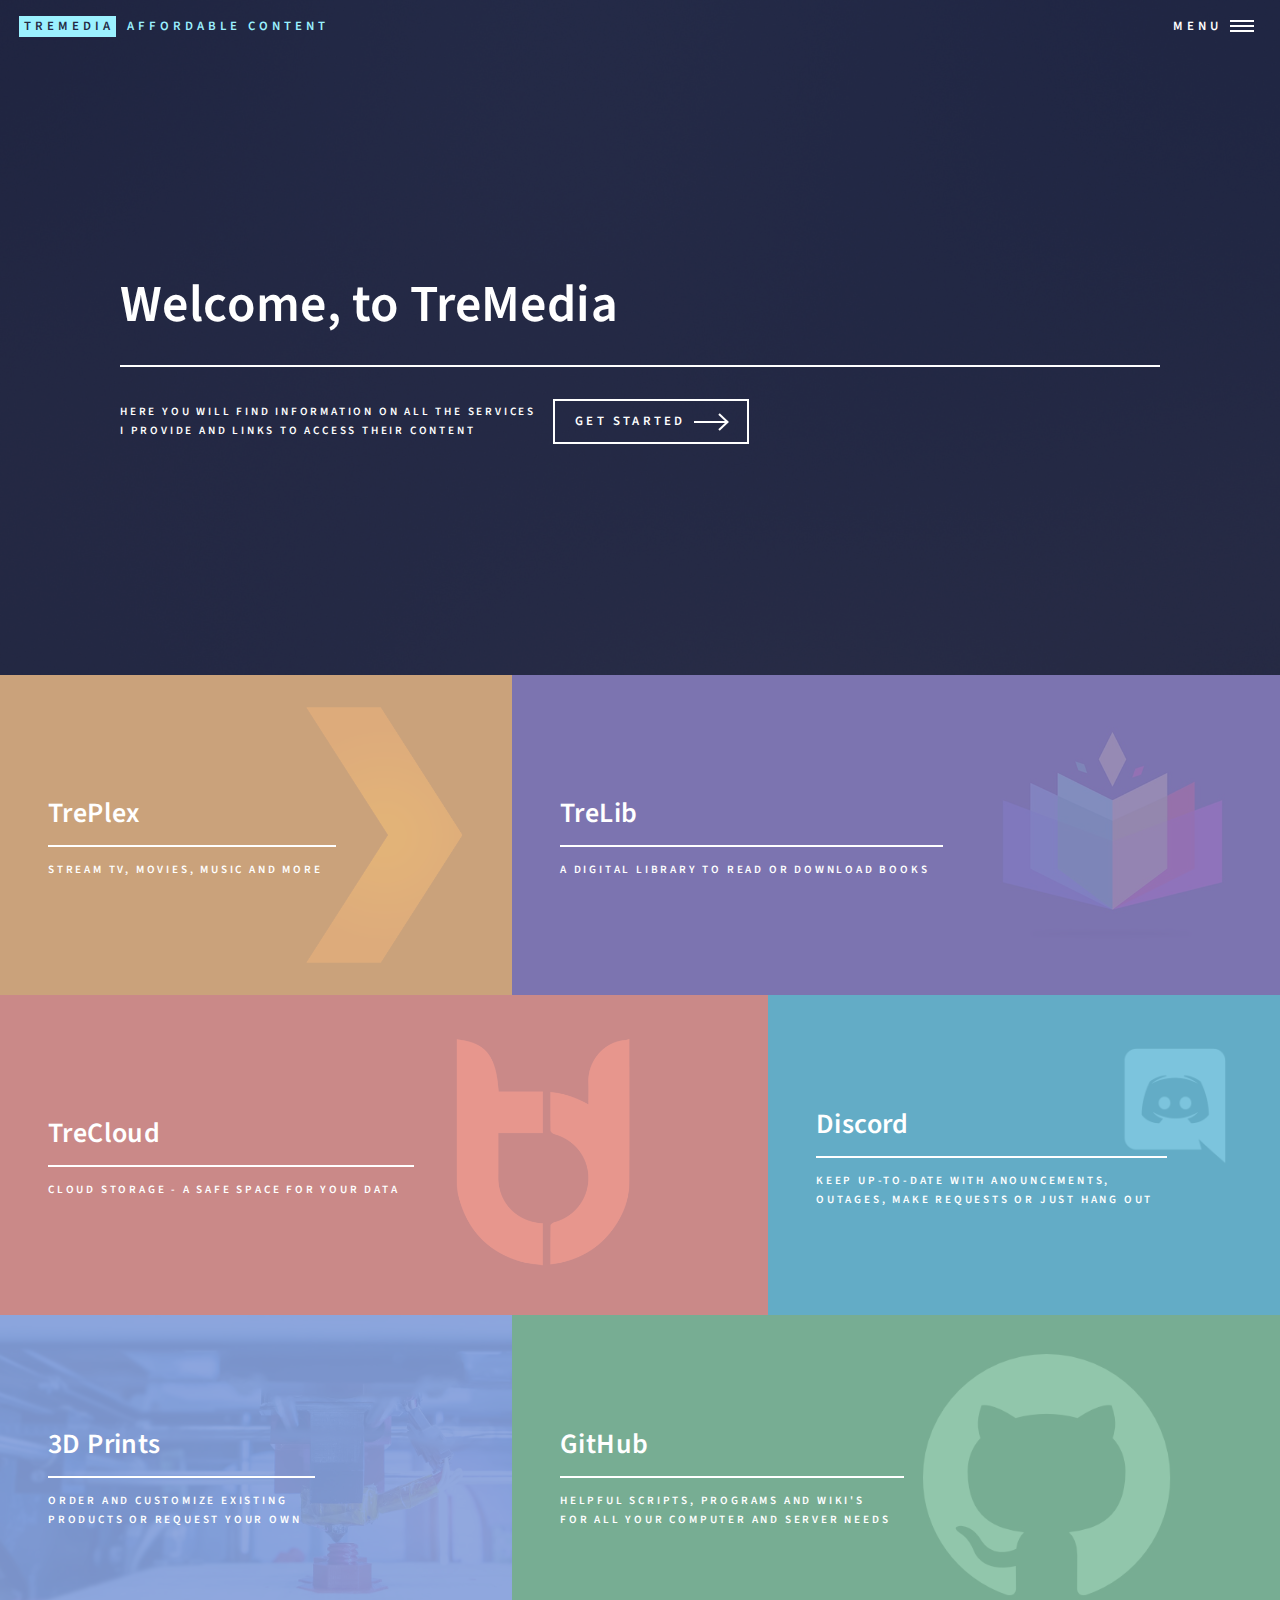
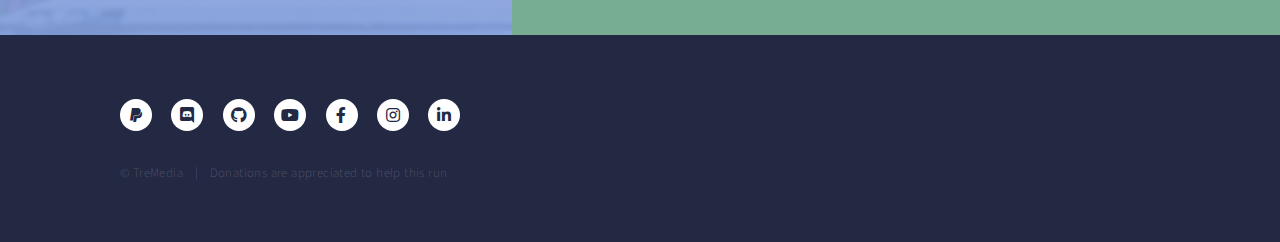
<file: index.html>
<!DOCTYPE HTML>

<html>
	<head>
		<title>TreMedia - Affordable Content</title>
		<meta charset="utf-8" />
		<meta name="viewport" content="width=device-width, initial-scale=1, user-scalable=no" />
		<link rel="stylesheet" href="assets/css/main.css" />
		<noscript><link rel="stylesheet" href="assets/css/noscript.css" /></noscript>
	</head>
	<body class="is-preload">

		<!-- Wrapper -->
			<div id="wrapper">

				<!-- Header -->
					<header id="header" class="alt">
						<a href="index.html" class="logo"><strong>TreMedia</strong> <span>Affordable Content</span></a>
						<nav>
							<a href="#menu">Menu</a>
						</nav>
					</header>

				<!-- Menu -->
					<nav id="menu">
						<ul class="links">
							<li><a href="https://tremedia.tk">Home</a></li>
							<li><a href="https://tremedia.tk/treplex">TrePlex</a></li>
							<li><a href="https://tremedia.tk/trelib">TreLib</a></li>
							<li><a href="https://tremedia.tk/trecloud">TreCloud</a></li>
							<li><a href="https://tremedia.tk/discord">Discord</a></li>
							<li><a href="https://tremedia.tk/3dprints">3D Prints</a></li>
							<li><a href="https://tremedia.tk/github">GitHub</a></li>
						</ul>
						<ul class="actions stacked">
							<li><a href="#" class="button primary fit">Get Started</a></li>
							<li><a href="#" class="button fit">Log In</a></li>
						</ul>
					</nav>
						
					<nav id="menu">
						<p>this is text</p>
					</nav>

				<!-- Banner -->
					<section id="banner" class="major">
						<div class="inner">
							<header class="major">
								<h1>Welcome, to TreMedia</h1>
							</header>
							<div class="content">
								<p>Here you will find information on all the services<br />
								I provide and links to access their content</p>
								<ul class="actions">
									<li><a href="#one" class="button next scrolly">Get Started</a></li>
								</ul>
							</div>
						</div>
					</section>

				<!-- Main -->
					<div id="main">

						<!-- One -->
							<section id="one" class="tiles">
								<article>
									<span class="image">
										<img src="images/treplex.png" alt="" />
									</span>
									<header class="major">
										<h3><a href="https://tremedia.tk/treplex" class="link">TrePlex</a></h3>
                    					<p>Stream TV, Movies, Music and More</p>
									</header>
								</article>
								<article>
									<span class="image">
										<img src="images/trelib.png" alt="" />
									</span>
									<header class="major">
										<h3><a href="https://tremedia.tk/trelib" class="link">TreLib</a></h3>
										<p>A digital library to read or download books</p>
									</header>
								</article>
								<article>
									<span class="image">
										<img src="images/trecloud.png" alt="" />
									</span>
									<header class="major">
										<h3><a href="https://tremedia.tk/trecloud" class="link">TreCloud</a></h3>
										<p>Cloud storage - A safe space for your data</p>
									</header>
								</article>
								<article>
									<span class="image">
										<img src="images/disc.png" alt="" />
									</span>
									<header class="major">
										<h3><a href="https://tremedia.tk/discord" class="link">Discord</a></h3>
										<p>Keep up-to-date with anouncements,
										<br /> outages, make requests or just hang out</p>
									</header>
								</article>
								<article>
									<span class="image">
										<img src="images/3dp2.jpg" alt="" />
									</span>
									<header class="major">
										<h3><a href="https://tremedia.tk/3dprints" class="link">3D Prints</a></h3>
										<p>Order and customize existing
										<br />products or request your own</p>
									</header>
								</article>
								<article>
									<span class="image">
										<img src="images/github.png" alt="" />
									</span>
									<header class="major">
										<h3><a href="https://tremedia.tk/github" class="link">GitHub</a></h3>
										<p>Helpful scripts, programs and wiki's
										<br />for all your computer and server needs</p>
									</header>
								</article>
							</section>
						
						<!-- Two 
							<section id="two">
								<div class="inner">
									<header class="major">
										<h2>Massa libero</h2>
									</header>
									<p>Nullam et orci eu lorem consequat tincidunt vivamus et sagittis libero. Mauris aliquet magna magna sed nunc rhoncus pharetra. Pellentesque condimentum sem. In efficitur ligula tate urna. Maecenas laoreet massa vel lacinia pellentesque lorem ipsum dolor. Nullam et orci eu lorem consequat tincidunt. Vivamus et sagittis libero. Mauris aliquet magna magna sed nunc rhoncus amet pharetra et feugiat tempus.</p>
									<ul class="actions">
										<li><a href="landing.html" class="button next">Get Started</a></li>
									</ul>
								</div>
							</section> -->

					</div>
				
				<!-- Contact -->
				<!--
				<section id="contact">
					<div class="inner">
						<section>
							<form method="post" action="#">
								<div class="fields">
									<div class="field half">
										<label for="name">Name</label>
										<input type="text" name="name" id="name" />
									</div>
									<div class="field half">
										<label for="email">Email</label>
										<input type="text" name="email" id="email" />
									</div>
									<div class="field">
										<label for="message">Message</label>
										<textarea name="message" id="message" rows="6"></textarea>
									</div>
								</div>
								<ul class="actions">
									<li><input type="submit" value="Send Message" class="primary" /></li>
									<li><input type="reset" value="Clear" /></li>
								</ul>
							</form>
						</section>
						<section class="split">
							<section>
								<div class="contact-method">
									<span class="icon solid alt fa-envelope"></span>
									<h3>Email</h3>
									<a href="#">information@untitled.tld</a>
								</div>
							</section>
							<section>
								<div class="contact-method">
									<span class="icon solid alt fa-phone"></span>
									<h3>Phone</h3>
									<span>(000) 000-0000 x12387</span>
								</div>
							</section>
							<section>
								<div class="contact-method">
									<span class="icon solid alt fa-home"></span>
									<h3>Address</h3>
									<span>1234 Somewhere Road #5432<br />
									Nashville, TN 00000<br />
									United States of America</span>
								</div>
							</section>
						</section>
					</div>
				</section>
				-->
				
				<!-- Footer -->
					<footer id="footer">
						<div class="inner">
							<ul class="icons">
								<li><a href="https://paypal.me/trevere" target="_blank" class="icon brands alt fa-paypal"><span class="label">Paypal</span></a></li>
								<li><a href="https://discord.gg/Wz98wd2PAZ" target="_blank" class="icon brands alt fa-discord"><span class="label">Discord</span></a></li>
								<li><a href="https://github.com/pray4tre" target="_blank" class="icon brands alt fa-github"><span class="label">GitHub</span></a></li>
								<li><a href="https://youtube.com/pray4tre" target="_blank" class="icon brands alt fa-youtube"><span class="label">YouTube</span></a></li>
								<li><a href="https://www.facebook.com/trevere/" target="_blank" class="icon brands alt fa-facebook-f"><span class="label">Facebook</span></a></li>
								<li><a href="https://www.instagram.com/pray4tre/" target ="_blank" class="icon brands alt fa-instagram"><span class="label">Instagram</span></a></li>
								<li><a href="https://www.linkedin.com/in/tehrfurth/" target="_blank" class="icon brands alt fa-linkedin-in"><span class="label">LinkedIn</span></a></li>
							</ul>
							<ul class="copyright">
								<li>&copy; TreMedia</li><li>Donations are appreciated to help this run</li>
							</ul>
						</div>
					</footer>

			</div>

		<!-- Scripts -->
			<script src="assets/js/jquery.min.js"></script>
			<script src="assets/js/jquery.scrolly.min.js"></script>
			<script src="assets/js/jquery.scrollex.min.js"></script>
			<script src="assets/js/browser.min.js"></script>
			<script src="assets/js/breakpoints.min.js"></script>
			<script src="assets/js/util.js"></script>
			<script src="assets/js/main.js"></script>

	</body>
</html>
</file>
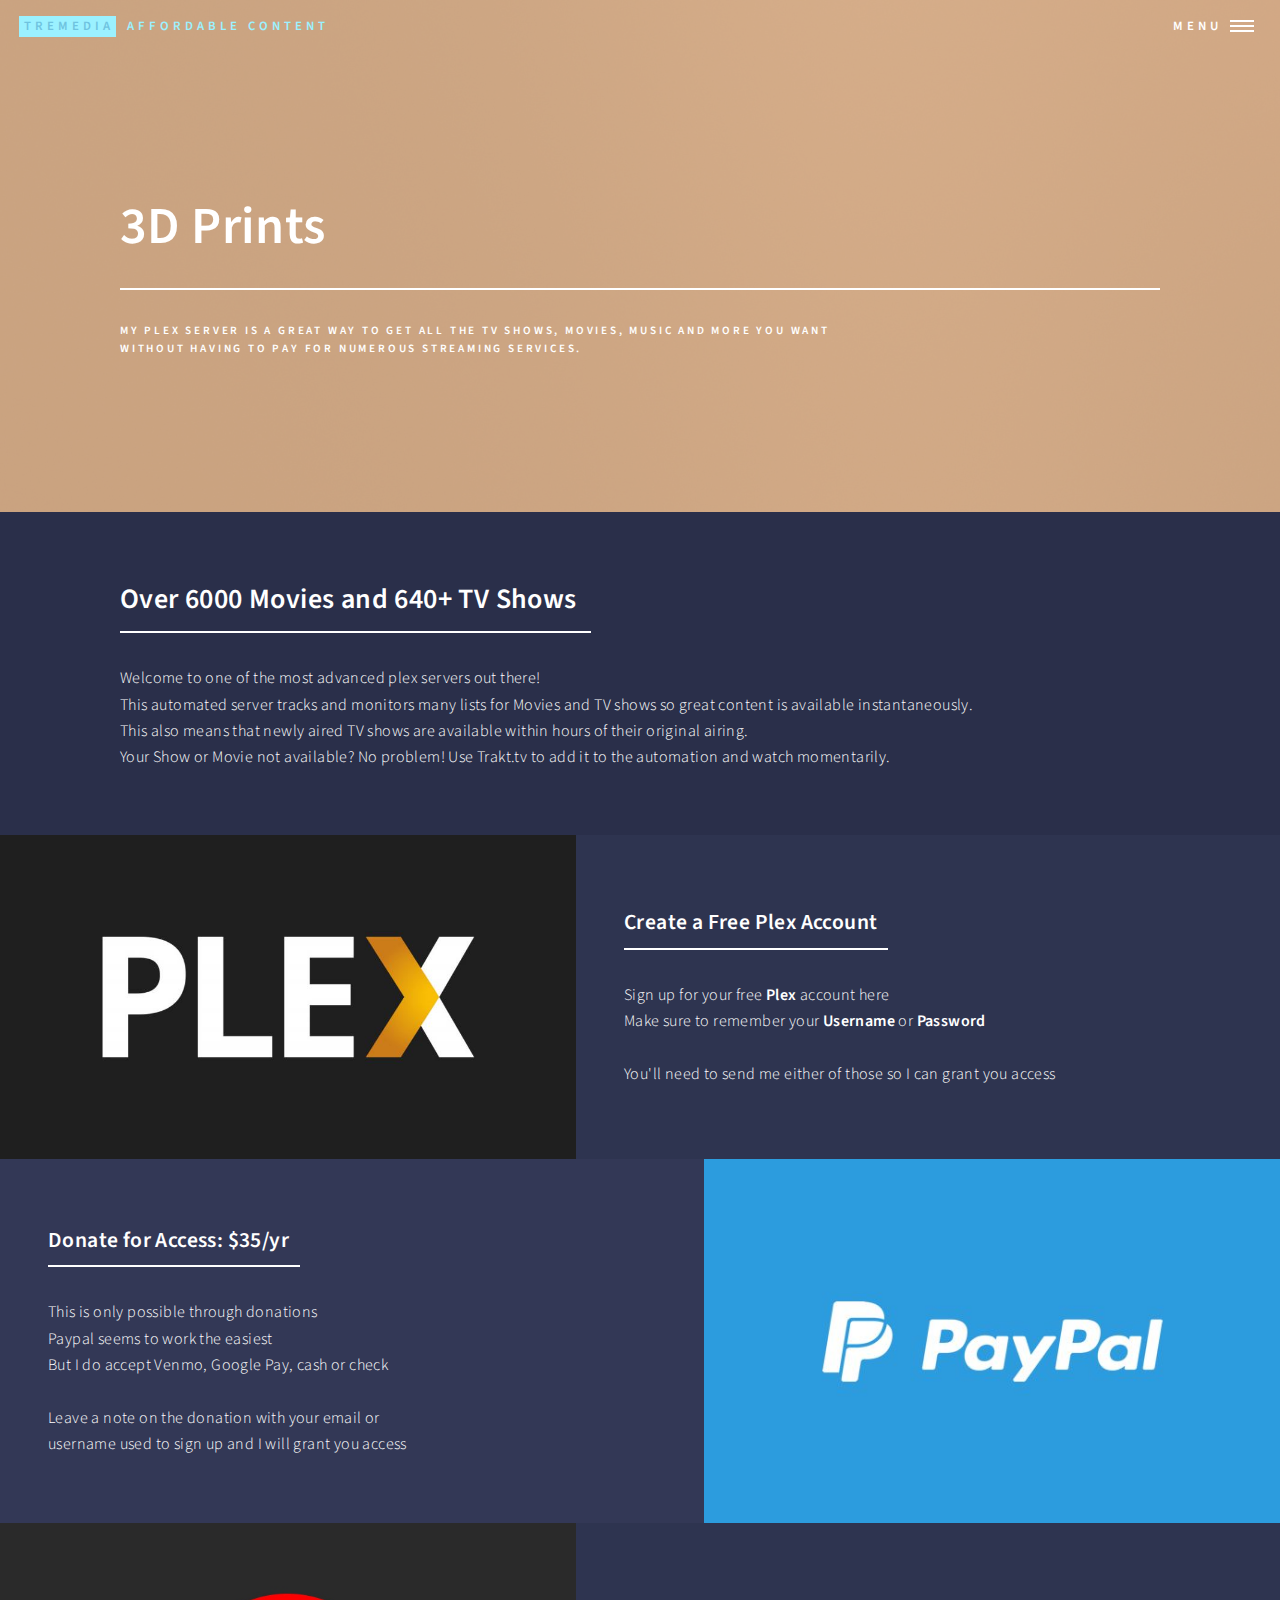
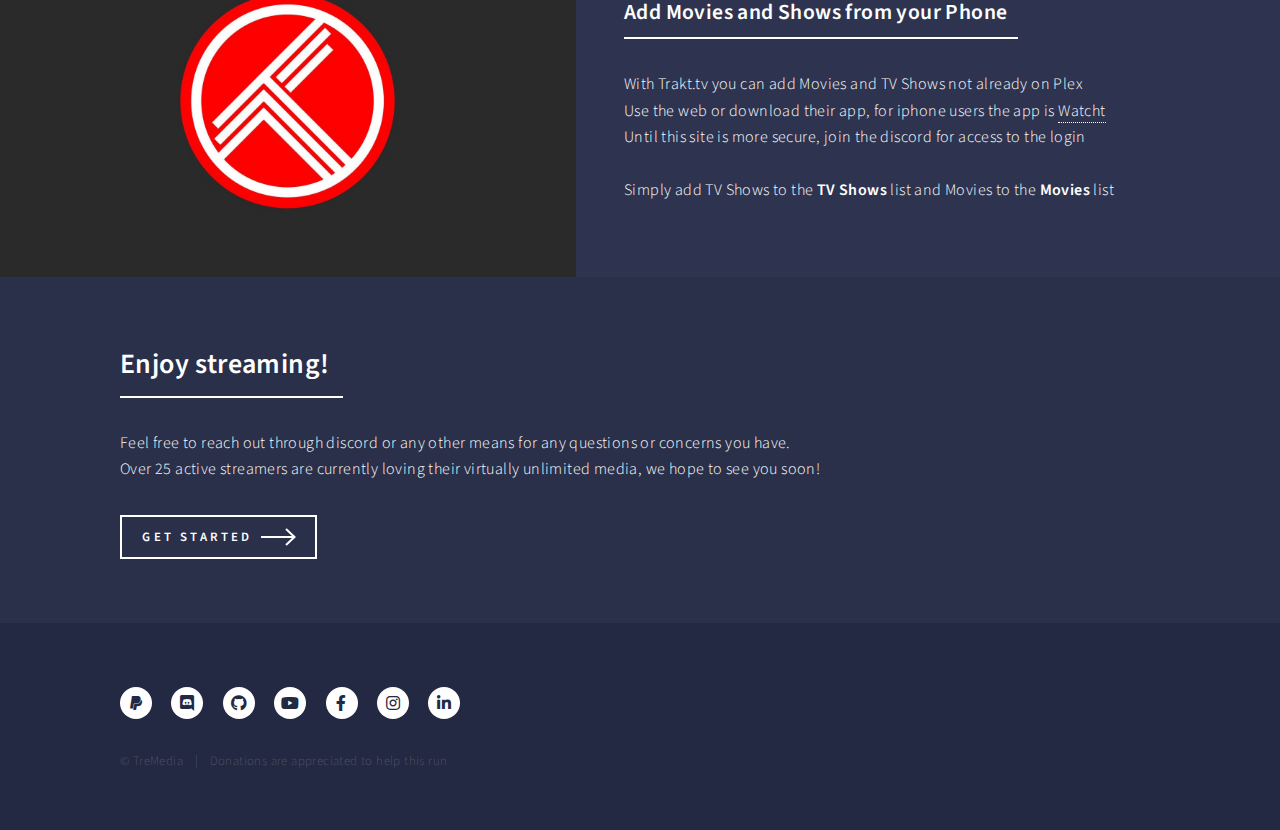
<file: 3dprints.html>
<!DOCTYPE HTML>

<html>
	<head>
		<title>TreMedia - Affordable Content</title>
		<meta charset="utf-8" />
		<meta name="viewport" content="width=device-width, initial-scale=1, user-scalable=no" />
		<link rel="stylesheet" href="assets/css/main.css" />
		<noscript><link rel="stylesheet" href="assets/css/noscript.css" /></noscript>
	</head>
	<body class="is-preload">

		<!-- Wrapper -->
			<div id="wrapper">

				<!-- Header -->
				<!-- Note: The "styleN" class below should match that of the banner element. -->
					<header id="header" class="alt style1">
						<a href="index.html" class="logo"><strong>TreMedia</strong> <span>Affordable Content</span></a>
						<nav>
							<a href="#menu">Menu</a>
						</nav>
					</header>

				<!-- Menu -->
					<nav id="menu">
						<ul class="links">
							<li><a href="https://tremedia.tk">Home</a></li>
							<li><a href="https://tremedia.tk/treplex">TrePlex</a></li>
							<li><a href="https://tremedia.tk/trelib">TreLib</a></li>
							<li><a href="https://tremedia.tk/trecloud">TreCloud</a></li>
							<li><a href="https://tremedia.tk/discord">Discord</a></li>
							<li><a href="https://tremedia.tk/3dprints">3D Prints</a></li>
							<li><a href="https://tremedia.tk/github">GitHub</a></li>
						</ul>
						<ul class="actions stacked">
							<li><a href="#" class="button primary fit">Get Started</a></li>
							<li><a href="#" class="button fit">Log In</a></li>
						</ul>
					</nav>

				<!-- Banner -->
				<!-- Note: The "styleN" class below should match that of the header element. -->
					<section id="banner" class="style1">
						<div class="inner">
							<span class="image">
								<img src="images/pic07.jpg" alt="" />
							</span>
							<header class="major">
								<h1>3D Prints</h1>
							</header>
							<div class="content">
								<p>My plex server is a great way to get all the TV Shows, Movies, Music and more you want
									<br />without having to pay for numerous streaming services.
								</p>
							</div>
						</div>
					</section>

				<!-- Main -->
					<div id="main">

						<!-- One -->
							<section id="one">
								<div class="inner">
									<header class="major">
										<h2>Over 6000 Movies and 640+ TV Shows</h2>
									</header>
									<p>Welcome to one of the most advanced plex servers out there!
										<br />This automated server tracks and monitors many lists for Movies and TV shows so great content is available instantaneously.
										<br />This also means that newly aired TV shows are available within hours of their original airing.
										<br />Your Show or Movie not available? No problem! Use Trakt.tv to add it to the automation and watch momentarily.
										<br /> 
									</p>
								</div>
							</section>

						<!-- Two -->
							<section id="two" class="spotlights">
								<section>
									<a href="https://plex.tv/sign-up" target="_blank" class="image">
										<img src="images/plex.jpg" alt="" data-position="center center" />
									</a>
									<div class="content">
										<div class="inner">
											<header class="major">
												<h3>Create a Free Plex Account</h3>
											</header>
											<p>Sign up for your free <b>Plex</b> account here
												<br />Make sure to remember your <b>Username</b> or <b>Password</b>
												<br />
												<br />You'll need to send me either of those so I can grant you access
											</p>
										</div>
									</div>
								</section>
								<section>
									<a href="https://paypal.me/trevere/35" target="_blank" class="image">
										<img src="images/paypal.jpg" alt="" data-position="top center" />
									</a>
									<div class="content">
										<div class="inner">
											<header class="major">
												<h3>Donate for Access: $35/yr</h3>
											</header>
											<p>This is only possible through donations
												<br />Paypal seems to work the easiest
												<br />But I do accept Venmo, Google Pay, cash or check
												<br />
												<br />Leave a note on the donation with your email or
												<br />username used to sign up and I will grant you access
											</p>
										</div>
									</div>
								</section>
								<section>
									<a href="https://trakt.tv" target="_blank" class="image">
										<img src="images/trakt.jpg" alt="" data-position="25% 25%" />
									</a>
									<div class="content">
										<div class="inner">
											<header class="major">
												<h3>Add Movies and Shows from your Phone</h3>
											</header>
											<p>With Trakt.tv you can add Movies and TV Shows not already on Plex
												<br />Use the web or download their app, for iphone users the app is <a href="https://apps.apple.com/us/app/watcht-for-trakt/id1396920723" target="_blank">Watcht</a>
												<br />Until this site is more secure, join the discord for access to the login
												<br />
												<br />Simply add TV Shows to the <B>TV Shows</B> list and Movies to the <b>Movies</b> list
											</p>
										</div>
									</div>
								</section>
							</section>

						<!-- Three -->
							<section id="three">
								<div class="inner">
									<header class="major">
										<h2>Enjoy streaming!</h2>
									</header>
									<p>Feel free to reach out through discord or any other means for any questions or concerns you have.
										<br />Over 25 active streamers are currently loving their virtually unlimited media, we hope to see you soon!
									</p>
									<ul class="actions">
										<li><a href="generic.html" class="button next">Get Started</a></li>
									</ul>
								</div>
							</section>

					</div>

				<!-- Footer -->
					<footer id="footer">
						<div class="inner">
							<ul class="icons">
								<li><a href="https://paypal.me/trevere" target="_blank" class="icon brands alt fa-paypal"><span class="label">Paypal</span></a></li>
								<li><a href="https://discord.gg/Wz98wd2PAZ" target="_blank" class="icon brands alt fa-discord"><span class="label">Discord</span></a></li>
								<li><a href="https://github.com/pray4tre" target="_blank" class="icon brands alt fa-github"><span class="label">GitHub</span></a></li>
								<li><a href="https://youtube.com/pray4tre" target="_blank" class="icon brands alt fa-youtube"><span class="label">YouTube</span></a></li>
								<li><a href="https://www.facebook.com/trevere/" target="_blank" class="icon brands alt fa-facebook-f"><span class="label">Facebook</span></a></li>
								<li><a href="https://www.instagram.com/pray4tre/" target ="_blank" class="icon brands alt fa-instagram"><span class="label">Instagram</span></a></li>
								<li><a href="https://www.linkedin.com/in/tehrfurth/" target="_blank" class="icon brands alt fa-linkedin-in"><span class="label">LinkedIn</span></a></li>
							</ul>
							<ul class="copyright">
								<li>&copy; TreMedia</li><li>Donations are appreciated to help this run</li>
							</ul>
						</div>
					</footer>

			</div>

		<!-- Scripts -->
			<script src="assets/js/jquery.min.js"></script>
			<script src="assets/js/jquery.scrolly.min.js"></script>
			<script src="assets/js/jquery.scrollex.min.js"></script>
			<script src="assets/js/browser.min.js"></script>
			<script src="assets/js/breakpoints.min.js"></script>
			<script src="assets/js/util.js"></script>
			<script src="assets/js/main.js"></script>

	</body>
</html>
</file>
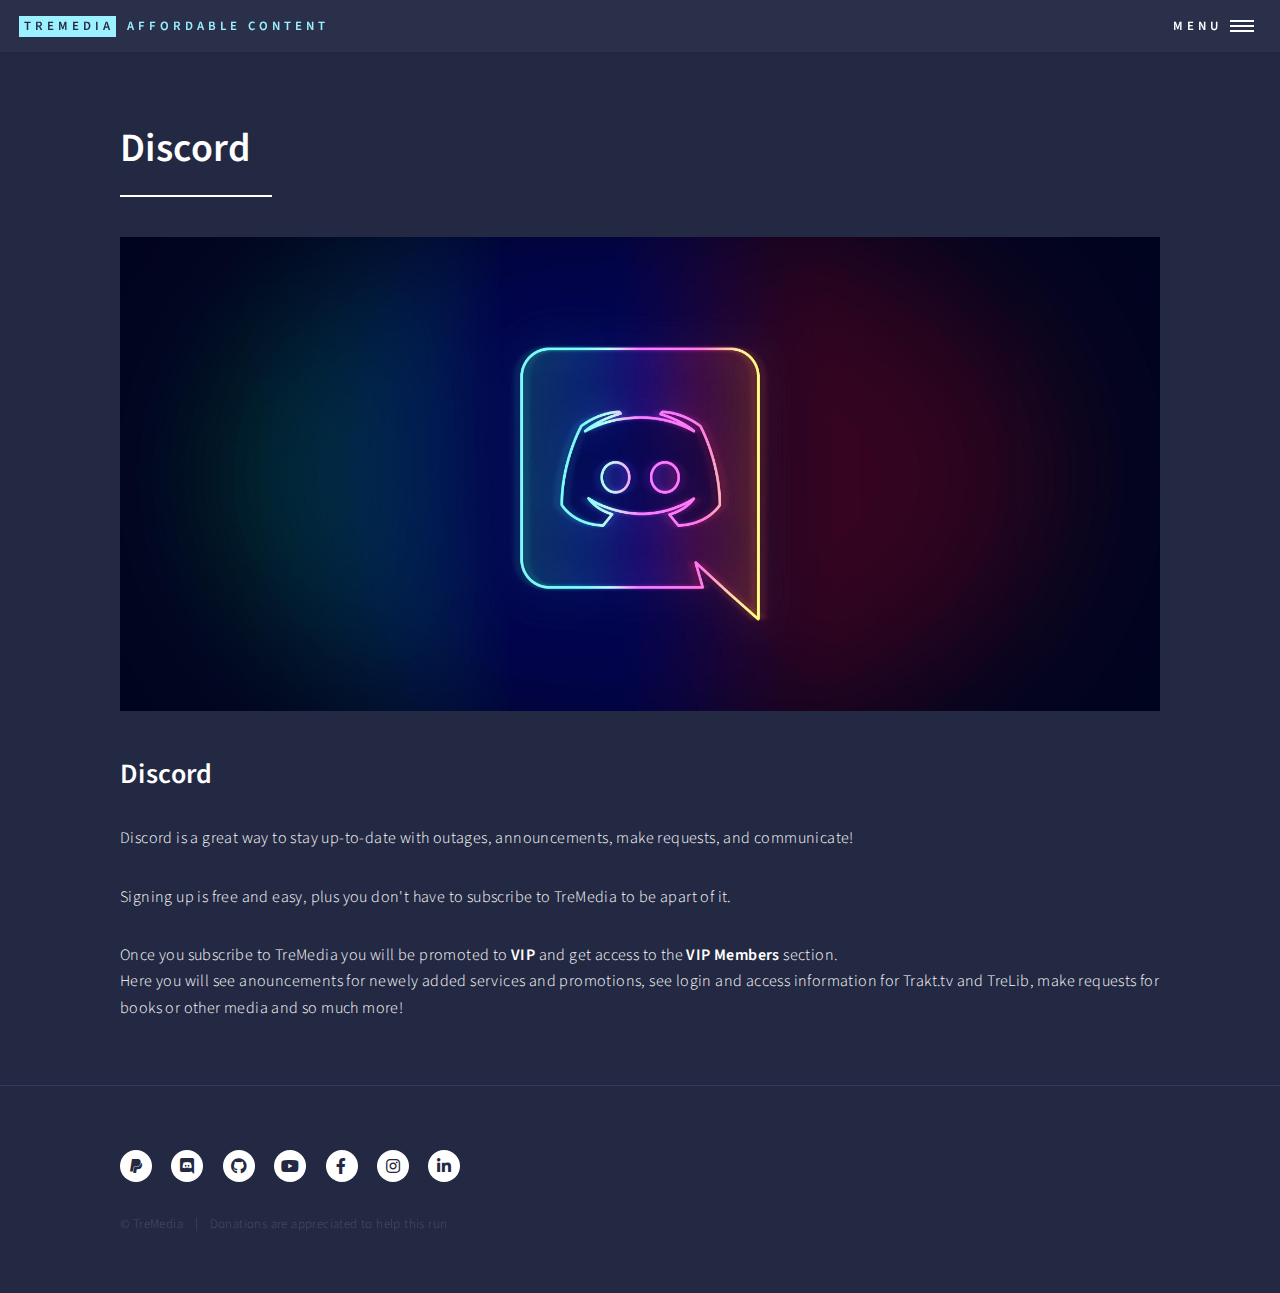
<file: discord.html>
<!DOCTYPE HTML>

<html>
	<head>
		<title>TreMedia - Affordable Content</title>
		<meta charset="utf-8" />
		<meta name="viewport" content="width=device-width, initial-scale=1, user-scalable=no" />
		<link rel="stylesheet" href="assets/css/main.css" />
		<noscript><link rel="stylesheet" href="assets/css/noscript.css" /></noscript>
	</head>
	<body class="is-preload">

		<!-- Wrapper -->
			<div id="wrapper">

				<!-- Header -->
					<header id="header">
						<a href="index.html" class="logo"><strong>TreMedia</strong> <span>Affordable Content</span></a>
						<nav>
							<a href="#menu">Menu</a>
						</nav>
					</header>

				<!-- Menu -->
					<nav id="menu">
						<ul class="links">
							<li><a href="https://tremedia.tk">Home</a></li>
							<li><a href="https://tremedia.tk/treplex">TrePlex</a></li>
							<li><a href="https://tremedia.tk/trelib">TreLib</a></li>
							<li><a href="https://tremedia.tk/trecloud">TreCloud</a></li>
							<li><a href="https://tremedia.tk/discord">Discord</a></li>
							<li><a href="https://tremedia.tk/3dprints">3D Prints</a></li>
							<li><a href="https://tremedia.tk/github">GitHub</a></li>
						</ul>
						<ul class="actions stacked">
							<li><a href="#" class="button primary fit">Get Started</a></li>
							<li><a href="#" class="button fit">Log In</a></li>
						</ul>
					</nav>

				<!-- Main -->
					<div id="main" class="alt">

						<!-- One -->
							<section id="one">
								<div class="inner">
									<header class="major">
										<h1>Discord</h1>
									</header>
									<span class="image main"><a href="https://discord.gg/Wz98wd2PAZ" target ="_blank"><img src="images/discord.jpg" alt="" /></a></span>
									<h2><a href="https://discord.gg/Wz98wd2PAZ" target="_blank">Discord</a></h2>
									<p>Discord is a great way to stay up-to-date with outages, announcements, make requests, and communicate!</p>
									<p>Signing up is free and easy, plus you don't have to subscribe to TreMedia to be apart of it.</p>
									<p>Once you subscribe to TreMedia you will be promoted to <b>VIP</b> and get access to the <b>VIP Members</b> section.
									<br />Here you will see anouncements for newely added services and promotions, see login and access information for Trakt.tv and TreLib, make requests for books or other media and so much more!</p>
								</div>
							</section>

					</div>

				

				<!-- Footer -->
					<footer id="footer">
						<div class="inner">
							<ul class="icons">
								<li><a href="https://paypal.me/trevere" target="_blank" class="icon brands alt fa-paypal"><span class="label">Paypal</span></a></li>
								<li><a href="https://discord.gg/Wz98wd2PAZ" target="_blank" class="icon brands alt fa-discord"><span class="label">Discord</span></a></li>
								<li><a href="https://github.com/pray4tre" target="_blank" class="icon brands alt fa-github"><span class="label">GitHub</span></a></li>
								<li><a href="https://youtube.com/pray4tre" target="_blank" class="icon brands alt fa-youtube"><span class="label">YouTube</span></a></li>
								<li><a href="https://www.facebook.com/trevere/" target="_blank" class="icon brands alt fa-facebook-f"><span class="label">Facebook</span></a></li>
								<li><a href="https://www.instagram.com/pray4tre/" target ="_blank" class="icon brands alt fa-instagram"><span class="label">Instagram</span></a></li>
								<li><a href="https://www.linkedin.com/in/tehrfurth/" target="_blank" class="icon brands alt fa-linkedin-in"><span class="label">LinkedIn</span></a></li>
							</ul>
							<ul class="copyright">
								<li>&copy; TreMedia</li><li>Donations are appreciated to help this run</li>
							</ul>
						</div>
					</footer>

			</div>

		<!-- Scripts -->
			<script src="assets/js/jquery.min.js"></script>
			<script src="assets/js/jquery.scrolly.min.js"></script>
			<script src="assets/js/jquery.scrollex.min.js"></script>
			<script src="assets/js/browser.min.js"></script>
			<script src="assets/js/breakpoints.min.js"></script>
			<script src="assets/js/util.js"></script>
			<script src="assets/js/main.js"></script>

	</body>
</html>
</file>
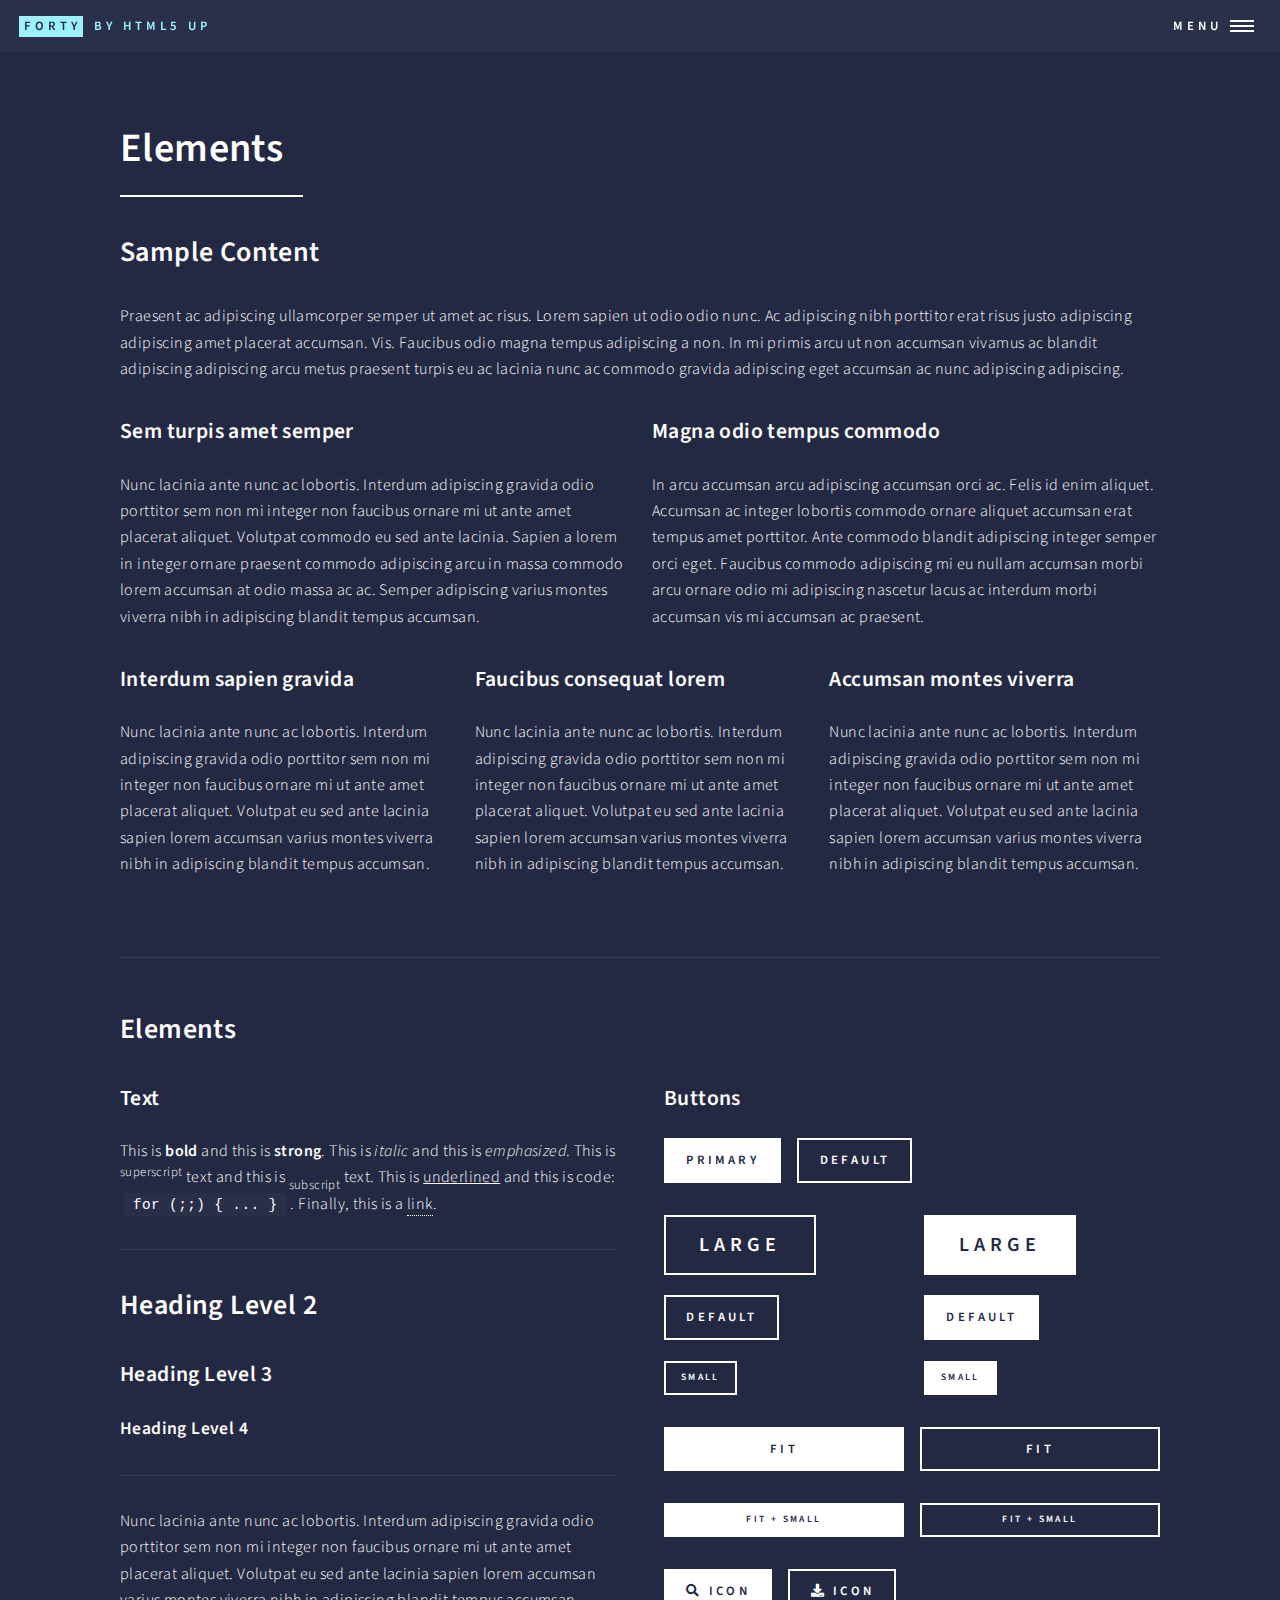
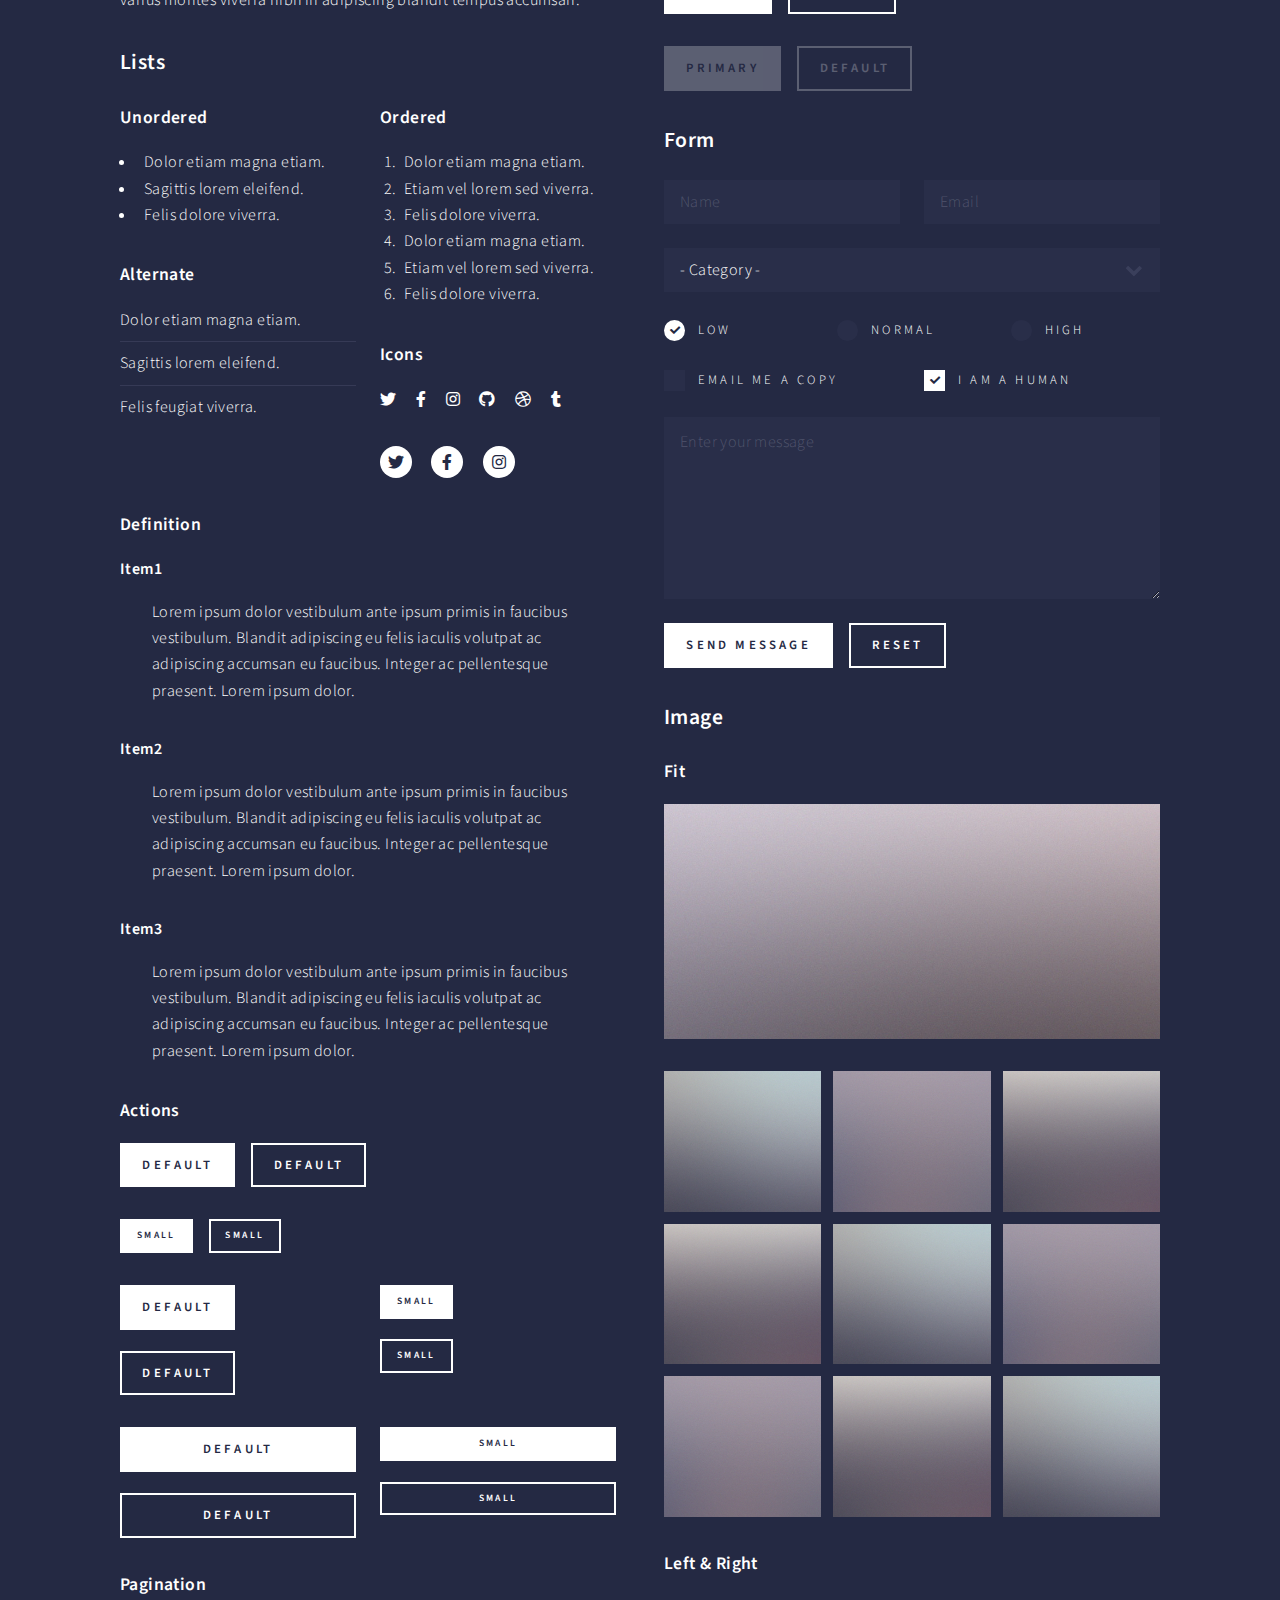
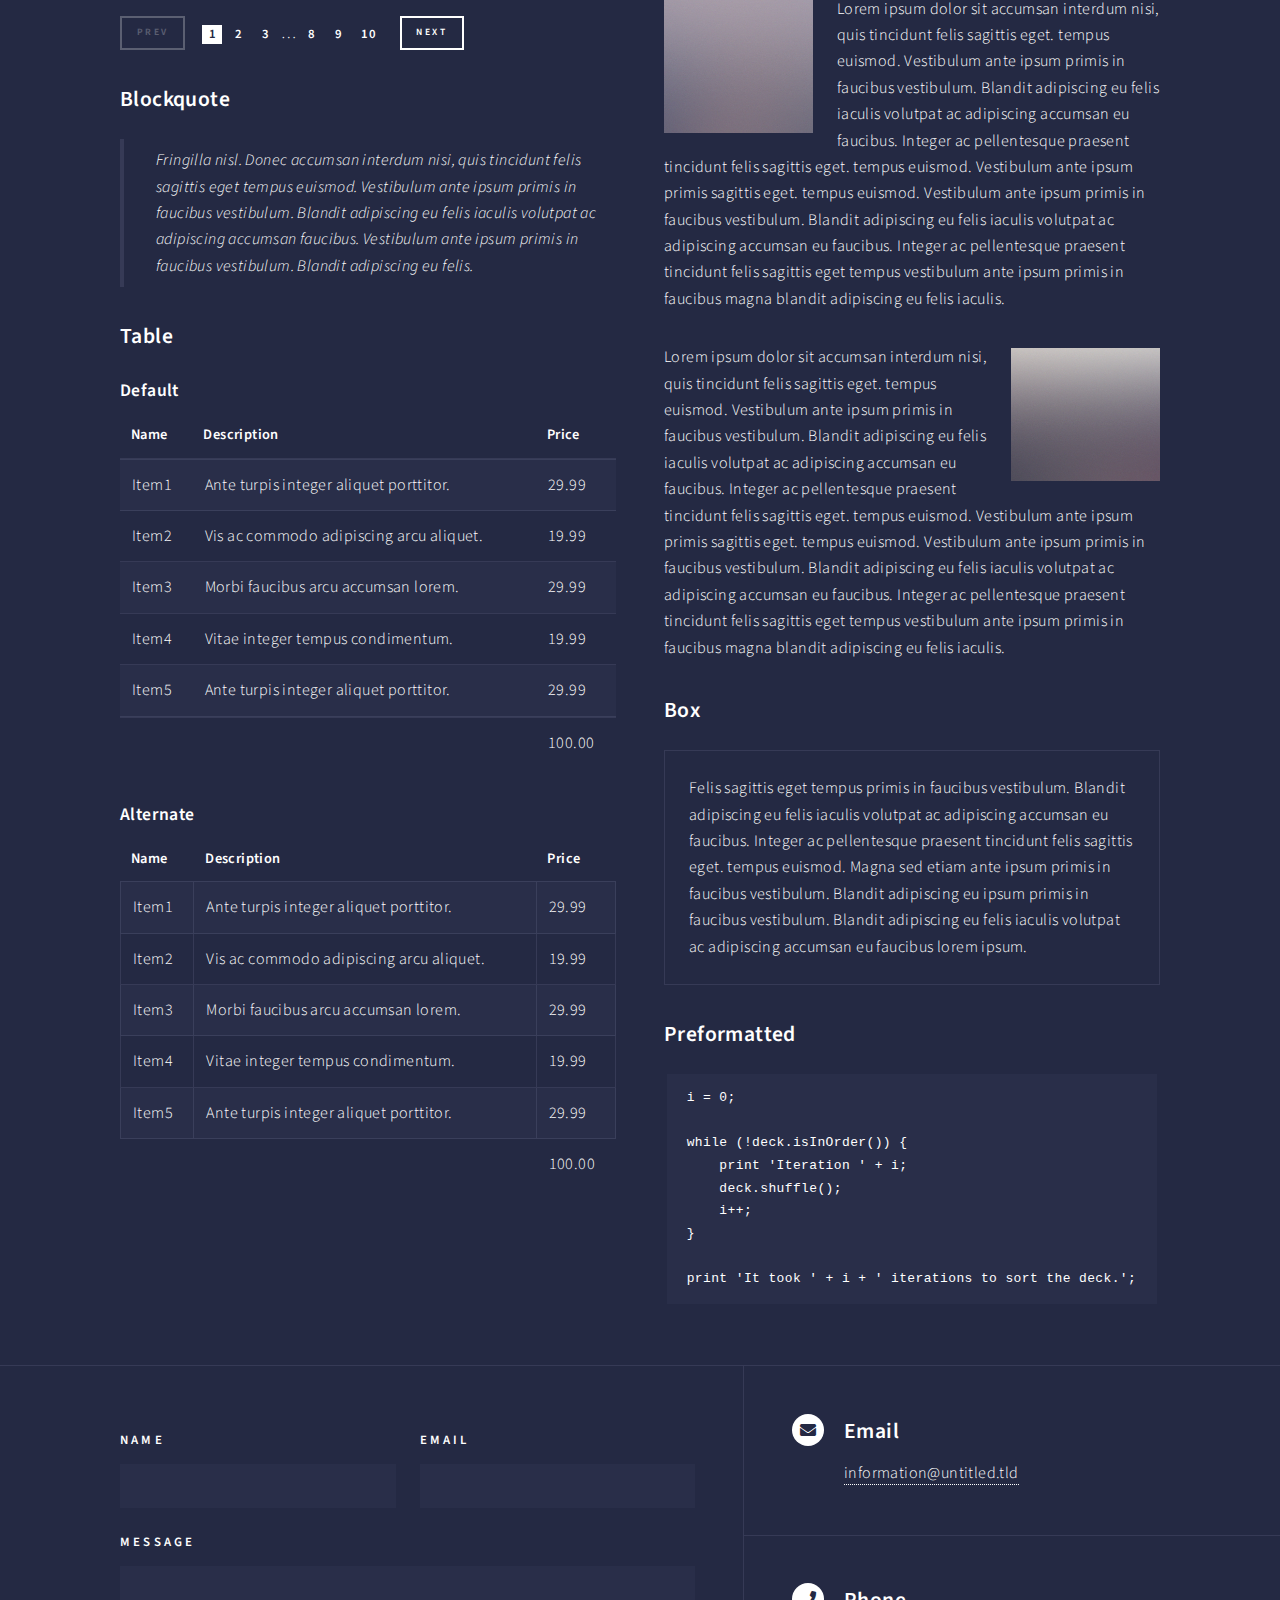
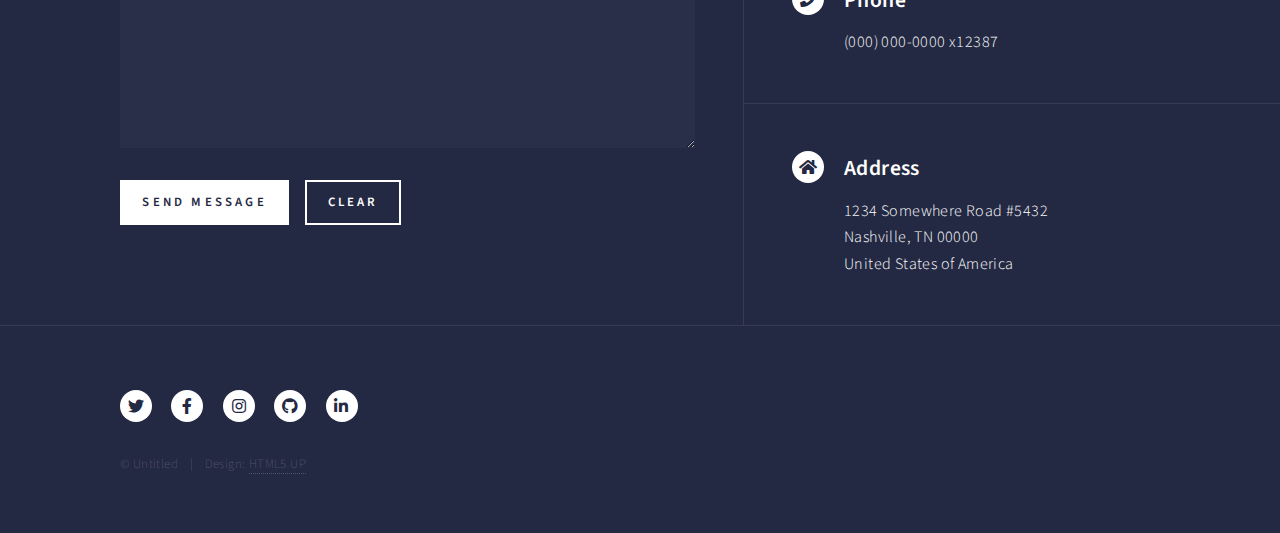
<file: elements.html>
<!DOCTYPE HTML>
<!--
	Forty by HTML5 UP
	html5up.net | @ajlkn
	Free for personal and commercial use under the CCA 3.0 license (html5up.net/license)
-->
<html>
	<head>
		<title>Elements - Forty by HTML5 UP</title>
		<meta charset="utf-8" />
		<meta name="viewport" content="width=device-width, initial-scale=1, user-scalable=no" />
		<link rel="stylesheet" href="assets/css/main.css" />
		<noscript><link rel="stylesheet" href="assets/css/noscript.css" /></noscript>
	</head>
	<body class="is-preload">

		<!-- Wrapper -->
			<div id="wrapper">

				<!-- Header -->
					<header id="header">
						<a href="index.html" class="logo"><strong>Forty</strong> <span>by HTML5 UP</span></a>
						<nav>
							<a href="#menu">Menu</a>
						</nav>
					</header>

				<!-- Menu -->
					<nav id="menu">
						<ul class="links">
							<li><a href="index.html">Home</a></li>
							<li><a href="landing.html">Landing</a></li>
							<li><a href="generic.html">Generic</a></li>
							<li><a href="elements.html">Elements</a></li>
						</ul>
						<ul class="actions stacked">
							<li><a href="#" class="button primary fit">Get Started</a></li>
							<li><a href="#" class="button fit">Log In</a></li>
						</ul>
					</nav>

				<!-- Main -->
					<div id="main" class="alt">

						<!-- One -->
							<section id="one">
								<div class="inner">
									<header class="major">
										<h1>Elements</h1>
									</header>

									<!-- Content -->
										<h2 id="content">Sample Content</h2>
										<p>Praesent ac adipiscing ullamcorper semper ut amet ac risus. Lorem sapien ut odio odio nunc. Ac adipiscing nibh porttitor erat risus justo adipiscing adipiscing amet placerat accumsan. Vis. Faucibus odio magna tempus adipiscing a non. In mi primis arcu ut non accumsan vivamus ac blandit adipiscing adipiscing arcu metus praesent turpis eu ac lacinia nunc ac commodo gravida adipiscing eget accumsan ac nunc adipiscing adipiscing.</p>
										<div class="row">
											<div class="col-6 col-12-small">
												<h3>Sem turpis amet semper</h3>
												<p>Nunc lacinia ante nunc ac lobortis. Interdum adipiscing gravida odio porttitor sem non mi integer non faucibus ornare mi ut ante amet placerat aliquet. Volutpat commodo eu sed ante lacinia. Sapien a lorem in integer ornare praesent commodo adipiscing arcu in massa commodo lorem accumsan at odio massa ac ac. Semper adipiscing varius montes viverra nibh in adipiscing blandit tempus accumsan.</p>
											</div>
											<div class="col-6 col-12-small">
												<h3>Magna odio tempus commodo</h3>
												<p>In arcu accumsan arcu adipiscing accumsan orci ac. Felis id enim aliquet. Accumsan ac integer lobortis commodo ornare aliquet accumsan erat tempus amet porttitor. Ante commodo blandit adipiscing integer semper orci eget. Faucibus commodo adipiscing mi eu nullam accumsan morbi arcu ornare odio mi adipiscing nascetur lacus ac interdum morbi accumsan vis mi accumsan ac praesent.</p>
											</div>
											<!-- Break -->
											<div class="col-4 col-12-medium">
												<h3>Interdum sapien gravida</h3>
												<p>Nunc lacinia ante nunc ac lobortis. Interdum adipiscing gravida odio porttitor sem non mi integer non faucibus ornare mi ut ante amet placerat aliquet. Volutpat eu sed ante lacinia sapien lorem accumsan varius montes viverra nibh in adipiscing blandit tempus accumsan.</p>
											</div>
											<div class="col-4 col-12-medium">
												<h3>Faucibus consequat lorem</h3>
												<p>Nunc lacinia ante nunc ac lobortis. Interdum adipiscing gravida odio porttitor sem non mi integer non faucibus ornare mi ut ante amet placerat aliquet. Volutpat eu sed ante lacinia sapien lorem accumsan varius montes viverra nibh in adipiscing blandit tempus accumsan.</p>
											</div>
											<div class="col-4 col-12-medium">
												<h3>Accumsan montes viverra</h3>
												<p>Nunc lacinia ante nunc ac lobortis. Interdum adipiscing gravida odio porttitor sem non mi integer non faucibus ornare mi ut ante amet placerat aliquet. Volutpat eu sed ante lacinia sapien lorem accumsan varius montes viverra nibh in adipiscing blandit tempus accumsan.</p>
											</div>
										</div>

									<hr class="major" />

									<!-- Elements -->
										<h2 id="elements">Elements</h2>
										<div class="row gtr-200">
											<div class="col-6 col-12-medium">

												<!-- Text stuff -->
													<h3>Text</h3>
													<p>This is <b>bold</b> and this is <strong>strong</strong>. This is <i>italic</i> and this is <em>emphasized</em>.
													This is <sup>superscript</sup> text and this is <sub>subscript</sub> text.
													This is <u>underlined</u> and this is code: <code>for (;;) { ... }</code>.
													Finally, this is a <a href="#">link</a>.</p>
													<hr />
													<h2>Heading Level 2</h2>
													<h3>Heading Level 3</h3>
													<h4>Heading Level 4</h4>
													<hr />
													<p>Nunc lacinia ante nunc ac lobortis. Interdum adipiscing gravida odio porttitor sem non mi integer non faucibus ornare mi ut ante amet placerat aliquet. Volutpat eu sed ante lacinia sapien lorem accumsan varius montes viverra nibh in adipiscing blandit tempus accumsan.</p>

												<!-- Lists -->
													<h3>Lists</h3>
													<div class="row">
														<div class="col-6 col-12-small">

															<h4>Unordered</h4>
															<ul>
																<li>Dolor etiam magna etiam.</li>
																<li>Sagittis lorem eleifend.</li>
																<li>Felis dolore viverra.</li>
															</ul>

															<h4>Alternate</h4>
															<ul class="alt">
																<li>Dolor etiam magna etiam.</li>
																<li>Sagittis lorem eleifend.</li>
																<li>Felis feugiat viverra.</li>
															</ul>

														</div>
														<div class="col-6 col-12-small">

															<h4>Ordered</h4>
															<ol>
																<li>Dolor etiam magna etiam.</li>
																<li>Etiam vel lorem sed viverra.</li>
																<li>Felis dolore viverra.</li>
																<li>Dolor etiam magna etiam.</li>
																<li>Etiam vel lorem sed viverra.</li>
																<li>Felis dolore viverra.</li>
															</ol>

															<h4>Icons</h4>
															<ul class="icons">
																<li><a href="#" class="icon brands fa-twitter"><span class="label">Twitter</span></a></li>
																<li><a href="#" class="icon brands fa-facebook-f"><span class="label">Facebook</span></a></li>
																<li><a href="#" class="icon brands fa-instagram"><span class="label">Instagram</span></a></li>
																<li><a href="#" class="icon brands fa-github"><span class="label">Github</span></a></li>
																<li><a href="#" class="icon brands fa-dribbble"><span class="label">Dribbble</span></a></li>
																<li><a href="#" class="icon brands fa-tumblr"><span class="label">Tumblr</span></a></li>
															</ul>
															<ul class="icons">
																<li><a href="#" class="icon brands alt fa-twitter"><span class="label">Twitter</span></a></li>
																<li><a href="#" class="icon brands alt fa-facebook-f"><span class="label">Facebook</span></a></li>
																<li><a href="#" class="icon brands alt fa-instagram"><span class="label">Instagram</span></a></li>
															</ul>

														</div>
													</div>
													<h4>Definition</h4>
													<dl>
														<dt>Item1</dt>
														<dd>
															<p>Lorem ipsum dolor vestibulum ante ipsum primis in faucibus vestibulum. Blandit adipiscing eu felis iaculis volutpat ac adipiscing accumsan eu faucibus. Integer ac pellentesque praesent. Lorem ipsum dolor.</p>
														</dd>
														<dt>Item2</dt>
														<dd>
															<p>Lorem ipsum dolor vestibulum ante ipsum primis in faucibus vestibulum. Blandit adipiscing eu felis iaculis volutpat ac adipiscing accumsan eu faucibus. Integer ac pellentesque praesent. Lorem ipsum dolor.</p>
														</dd>
														<dt>Item3</dt>
														<dd>
															<p>Lorem ipsum dolor vestibulum ante ipsum primis in faucibus vestibulum. Blandit adipiscing eu felis iaculis volutpat ac adipiscing accumsan eu faucibus. Integer ac pellentesque praesent. Lorem ipsum dolor.</p>
														</dd>
													</dl>

													<h4>Actions</h4>
													<ul class="actions">
														<li><a href="#" class="button primary">Default</a></li>
														<li><a href="#" class="button">Default</a></li>
													</ul>
													<ul class="actions small">
														<li><a href="#" class="button primary small">Small</a></li>
														<li><a href="#" class="button small">Small</a></li>
													</ul>
													<div class="row">
														<div class="col-6 col-12-small">
															<ul class="actions stacked">
																<li><a href="#" class="button primary">Default</a></li>
																<li><a href="#" class="button">Default</a></li>
															</ul>
														</div>
														<div class="col-6 col-12-small">
															<ul class="actions stacked">
																<li><a href="#" class="button primary small">Small</a></li>
																<li><a href="#" class="button small">Small</a></li>
															</ul>
														</div>
														<div class="col-6 col-12-small">
															<ul class="actions stacked">
																<li><a href="#" class="button primary fit">Default</a></li>
																<li><a href="#" class="button fit">Default</a></li>
															</ul>
														</div>
														<div class="col-6 col-12-small">
															<ul class="actions stacked">
																<li><a href="#" class="button primary small fit">Small</a></li>
																<li><a href="#" class="button small fit">Small</a></li>
															</ul>
														</div>
													</div>

													<h4>Pagination</h4>
													<ul class="pagination">
														<li><span class="button small disabled">Prev</span></li>
														<li><a href="#" class="page active">1</a></li>
														<li><a href="#" class="page">2</a></li>
														<li><a href="#" class="page">3</a></li>
														<li><span>&hellip;</span></li>
														<li><a href="#" class="page">8</a></li>
														<li><a href="#" class="page">9</a></li>
														<li><a href="#" class="page">10</a></li>
														<li><a href="#" class="button small">Next</a></li>
													</ul>

												<!-- Blockquote -->
													<h3>Blockquote</h3>
													<blockquote>Fringilla nisl. Donec accumsan interdum nisi, quis tincidunt felis sagittis eget tempus euismod. Vestibulum ante ipsum primis in faucibus vestibulum. Blandit adipiscing eu felis iaculis volutpat ac adipiscing accumsan faucibus. Vestibulum ante ipsum primis in faucibus vestibulum. Blandit adipiscing eu felis.</blockquote>

												<!-- Table -->
													<h3>Table</h3>

													<h4>Default</h4>
													<div class="table-wrapper">
														<table>
															<thead>
																<tr>
																	<th>Name</th>
																	<th>Description</th>
																	<th>Price</th>
																</tr>
															</thead>
															<tbody>
																<tr>
																	<td>Item1</td>
																	<td>Ante turpis integer aliquet porttitor.</td>
																	<td>29.99</td>
																</tr>
																<tr>
																	<td>Item2</td>
																	<td>Vis ac commodo adipiscing arcu aliquet.</td>
																	<td>19.99</td>
																</tr>
																<tr>
																	<td>Item3</td>
																	<td> Morbi faucibus arcu accumsan lorem.</td>
																	<td>29.99</td>
																</tr>
																<tr>
																	<td>Item4</td>
																	<td>Vitae integer tempus condimentum.</td>
																	<td>19.99</td>
																</tr>
																<tr>
																	<td>Item5</td>
																	<td>Ante turpis integer aliquet porttitor.</td>
																	<td>29.99</td>
																</tr>
															</tbody>
															<tfoot>
																<tr>
																	<td colspan="2"></td>
																	<td>100.00</td>
																</tr>
															</tfoot>
														</table>
													</div>

													<h4>Alternate</h4>
													<div class="table-wrapper">
														<table class="alt">
															<thead>
																<tr>
																	<th>Name</th>
																	<th>Description</th>
																	<th>Price</th>
																</tr>
															</thead>
															<tbody>
																<tr>
																	<td>Item1</td>
																	<td>Ante turpis integer aliquet porttitor.</td>
																	<td>29.99</td>
																</tr>
																<tr>
																	<td>Item2</td>
																	<td>Vis ac commodo adipiscing arcu aliquet.</td>
																	<td>19.99</td>
																</tr>
																<tr>
																	<td>Item3</td>
																	<td> Morbi faucibus arcu accumsan lorem.</td>
																	<td>29.99</td>
																</tr>
																<tr>
																	<td>Item4</td>
																	<td>Vitae integer tempus condimentum.</td>
																	<td>19.99</td>
																</tr>
																<tr>
																	<td>Item5</td>
																	<td>Ante turpis integer aliquet porttitor.</td>
																	<td>29.99</td>
																</tr>
															</tbody>
															<tfoot>
																<tr>
																	<td colspan="2"></td>
																	<td>100.00</td>
																</tr>
															</tfoot>
														</table>
													</div>

											</div>
											<div class="col-6 col-12-medium">

												<!-- Buttons -->
													<h3>Buttons</h3>
													<ul class="actions">
														<li><a href="#" class="button primary">Primary</a></li>
														<li><a href="#" class="button">Default</a></li>
													</ul>
													<div class="row">
														<div class="col-6 col-12-xsmall">
															<ul class="actions stacked">
																<li><a href="#" class="button large">Large</a></li>
																<li><a href="#" class="button">Default</a></li>
																<li><a href="#" class="button small">Small</a></li>
															</ul>
														</div>
														<div class="col-6 col-12-xsmall">
															<ul class="actions stacked">
																<li><a href="#" class="button primary large">Large</a></li>
																<li><a href="#" class="button primary">Default</a></li>
																<li><a href="#" class="button primary small">Small</a></li>
															</ul>
														</div>
													</div>
													<ul class="actions fit">
														<li><a href="#" class="button primary fit">Fit</a></li>
														<li><a href="#" class="button fit">Fit</a></li>
													</ul>
													<ul class="actions fit small">
														<li><a href="#" class="button primary fit small">Fit + Small</a></li>
														<li><a href="#" class="button fit small">Fit + Small</a></li>
													</ul>
													<ul class="actions">
														<li><a href="#" class="button primary icon solid fa-search">Icon</a></li>
														<li><a href="#" class="button icon solid fa-download">Icon</a></li>
													</ul>
													<ul class="actions">
														<li><span class="button primary disabled">Primary</span></li>
														<li><span class="button disabled">Default</span></li>
													</ul>

												<!-- Form -->
													<h3>Form</h3>

													<form method="post" action="#">
														<div class="row gtr-uniform">
															<div class="col-6 col-12-xsmall">
																<input type="text" name="demo-name" id="demo-name" value="" placeholder="Name" />
															</div>
															<div class="col-6 col-12-xsmall">
																<input type="email" name="demo-email" id="demo-email" value="" placeholder="Email" />
															</div>
															<!-- Break -->
															<div class="col-12">
																<select name="demo-category" id="demo-category">
																	<option value="">- Category -</option>
																	<option value="1">Manufacturing</option>
																	<option value="1">Shipping</option>
																	<option value="1">Administration</option>
																	<option value="1">Human Resources</option>
																</select>
															</div>
															<!-- Break -->
															<div class="col-4 col-12-small">
																<input type="radio" id="demo-priority-low" name="demo-priority" checked>
																<label for="demo-priority-low">Low</label>
															</div>
															<div class="col-4 col-12-small">
																<input type="radio" id="demo-priority-normal" name="demo-priority">
																<label for="demo-priority-normal">Normal</label>
															</div>
															<div class="col-4 col-12-small">
																<input type="radio" id="demo-priority-high" name="demo-priority">
																<label for="demo-priority-high">High</label>
															</div>
															<!-- Break -->
															<div class="col-6 col-12-small">
																<input type="checkbox" id="demo-copy" name="demo-copy">
																<label for="demo-copy">Email me a copy</label>
															</div>
															<div class="col-6 col-12-small">
																<input type="checkbox" id="demo-human" name="demo-human" checked>
																<label for="demo-human">I am a human</label>
															</div>
															<!-- Break -->
															<div class="col-12">
																<textarea name="demo-message" id="demo-message" placeholder="Enter your message" rows="6"></textarea>
															</div>
															<!-- Break -->
															<div class="col-12">
																<ul class="actions">
																	<li><input type="submit" value="Send Message" class="primary" /></li>
																	<li><input type="reset" value="Reset" /></li>
																</ul>
															</div>
														</div>
													</form>

												<!-- Image -->
													<h3>Image</h3>

													<h4>Fit</h4>
													<span class="image fit"><img src="images/pic03.jpg" alt="" /></span>
													<div class="box alt">
														<div class="row gtr-50 gtr-uniform">
															<div class="col-4"><span class="image fit"><img src="images/pic08.jpg" alt="" /></span></div>
															<div class="col-4"><span class="image fit"><img src="images/pic09.jpg" alt="" /></span></div>
															<div class="col-4"><span class="image fit"><img src="images/pic10.jpg" alt="" /></span></div>
															<!-- Break -->
															<div class="col-4"><span class="image fit"><img src="images/pic10.jpg" alt="" /></span></div>
															<div class="col-4"><span class="image fit"><img src="images/pic08.jpg" alt="" /></span></div>
															<div class="col-4"><span class="image fit"><img src="images/pic09.jpg" alt="" /></span></div>
															<!-- Break -->
															<div class="col-4"><span class="image fit"><img src="images/pic09.jpg" alt="" /></span></div>
															<div class="col-4"><span class="image fit"><img src="images/pic10.jpg" alt="" /></span></div>
															<div class="col-4"><span class="image fit"><img src="images/pic08.jpg" alt="" /></span></div>
														</div>
													</div>

													<h4>Left &amp; Right</h4>
													<p><span class="image left"><img src="images/pic09.jpg" alt="" /></span>Lorem ipsum dolor sit accumsan interdum nisi, quis tincidunt felis sagittis eget. tempus euismod. Vestibulum ante ipsum primis in faucibus vestibulum. Blandit adipiscing eu felis iaculis volutpat ac adipiscing accumsan eu faucibus. Integer ac pellentesque praesent tincidunt felis sagittis eget. tempus euismod. Vestibulum ante ipsum primis sagittis eget. tempus euismod. Vestibulum ante ipsum primis in faucibus vestibulum. Blandit adipiscing eu felis iaculis volutpat ac adipiscing accumsan eu faucibus. Integer ac pellentesque praesent tincidunt felis sagittis eget tempus vestibulum ante ipsum primis in faucibus magna blandit adipiscing eu felis iaculis.</p>
													<p><span class="image right"><img src="images/pic10.jpg" alt="" /></span>Lorem ipsum dolor sit accumsan interdum nisi, quis tincidunt felis sagittis eget. tempus euismod. Vestibulum ante ipsum primis in faucibus vestibulum. Blandit adipiscing eu felis iaculis volutpat ac adipiscing accumsan eu faucibus. Integer ac pellentesque praesent tincidunt felis sagittis eget. tempus euismod. Vestibulum ante ipsum primis sagittis eget. tempus euismod. Vestibulum ante ipsum primis in faucibus vestibulum. Blandit adipiscing eu felis iaculis volutpat ac adipiscing accumsan eu faucibus. Integer ac pellentesque praesent tincidunt felis sagittis eget tempus vestibulum ante ipsum primis in faucibus magna blandit adipiscing eu felis iaculis.</p>

												<!-- Box -->
													<h3>Box</h3>
													<div class="box">
														<p>Felis sagittis eget tempus primis in faucibus vestibulum. Blandit adipiscing eu felis iaculis volutpat ac adipiscing accumsan eu faucibus. Integer ac pellentesque praesent tincidunt felis sagittis eget. tempus euismod. Magna sed etiam ante ipsum primis in faucibus vestibulum. Blandit adipiscing eu ipsum primis in faucibus vestibulum. Blandit adipiscing eu felis iaculis volutpat ac adipiscing accumsan eu faucibus lorem ipsum.</p>
													</div>

												<!-- Preformatted Code -->
													<h3>Preformatted</h3>
													<pre><code>i = 0;

while (!deck.isInOrder()) {
    print 'Iteration ' + i;
    deck.shuffle();
    i++;
}

print 'It took ' + i + ' iterations to sort the deck.';
</code></pre>

											</div>
										</div>

								</div>
							</section>

					</div>

				<!-- Contact -->
					<section id="contact">
						<div class="inner">
							<section>
								<form method="post" action="#">
									<div class="fields">
										<div class="field half">
											<label for="name">Name</label>
											<input type="text" name="name" id="name" />
										</div>
										<div class="field half">
											<label for="email">Email</label>
											<input type="text" name="email" id="email" />
										</div>
										<div class="field">
											<label for="message">Message</label>
											<textarea name="message" id="message" rows="6"></textarea>
										</div>
									</div>
									<ul class="actions">
										<li><input type="submit" value="Send Message" class="primary" /></li>
										<li><input type="reset" value="Clear" /></li>
									</ul>
								</form>
							</section>
							<section class="split">
								<section>
									<div class="contact-method">
										<span class="icon solid alt fa-envelope"></span>
										<h3>Email</h3>
										<a href="#">information@untitled.tld</a>
									</div>
								</section>
								<section>
									<div class="contact-method">
										<span class="icon solid alt fa-phone"></span>
										<h3>Phone</h3>
										<span>(000) 000-0000 x12387</span>
									</div>
								</section>
								<section>
									<div class="contact-method">
										<span class="icon solid alt fa-home"></span>
										<h3>Address</h3>
										<span>1234 Somewhere Road #5432<br />
										Nashville, TN 00000<br />
										United States of America</span>
									</div>
								</section>
							</section>
						</div>
					</section>

				<!-- Footer -->
					<footer id="footer">
						<div class="inner">
							<ul class="icons">
								<li><a href="#" class="icon brands alt fa-twitter"><span class="label">Twitter</span></a></li>
								<li><a href="#" class="icon brands alt fa-facebook-f"><span class="label">Facebook</span></a></li>
								<li><a href="#" class="icon brands alt fa-instagram"><span class="label">Instagram</span></a></li>
								<li><a href="#" class="icon brands alt fa-github"><span class="label">GitHub</span></a></li>
								<li><a href="#" class="icon brands alt fa-linkedin-in"><span class="label">LinkedIn</span></a></li>
							</ul>
							<ul class="copyright">
								<li>&copy; Untitled</li><li>Design: <a href="https://html5up.net">HTML5 UP</a></li>
							</ul>
						</div>
					</footer>

			</div>

		<!-- Scripts -->
			<script src="assets/js/jquery.min.js"></script>
			<script src="assets/js/jquery.scrolly.min.js"></script>
			<script src="assets/js/jquery.scrollex.min.js"></script>
			<script src="assets/js/browser.min.js"></script>
			<script src="assets/js/breakpoints.min.js"></script>
			<script src="assets/js/util.js"></script>
			<script src="assets/js/main.js"></script>

	</body>
</html>
</file>
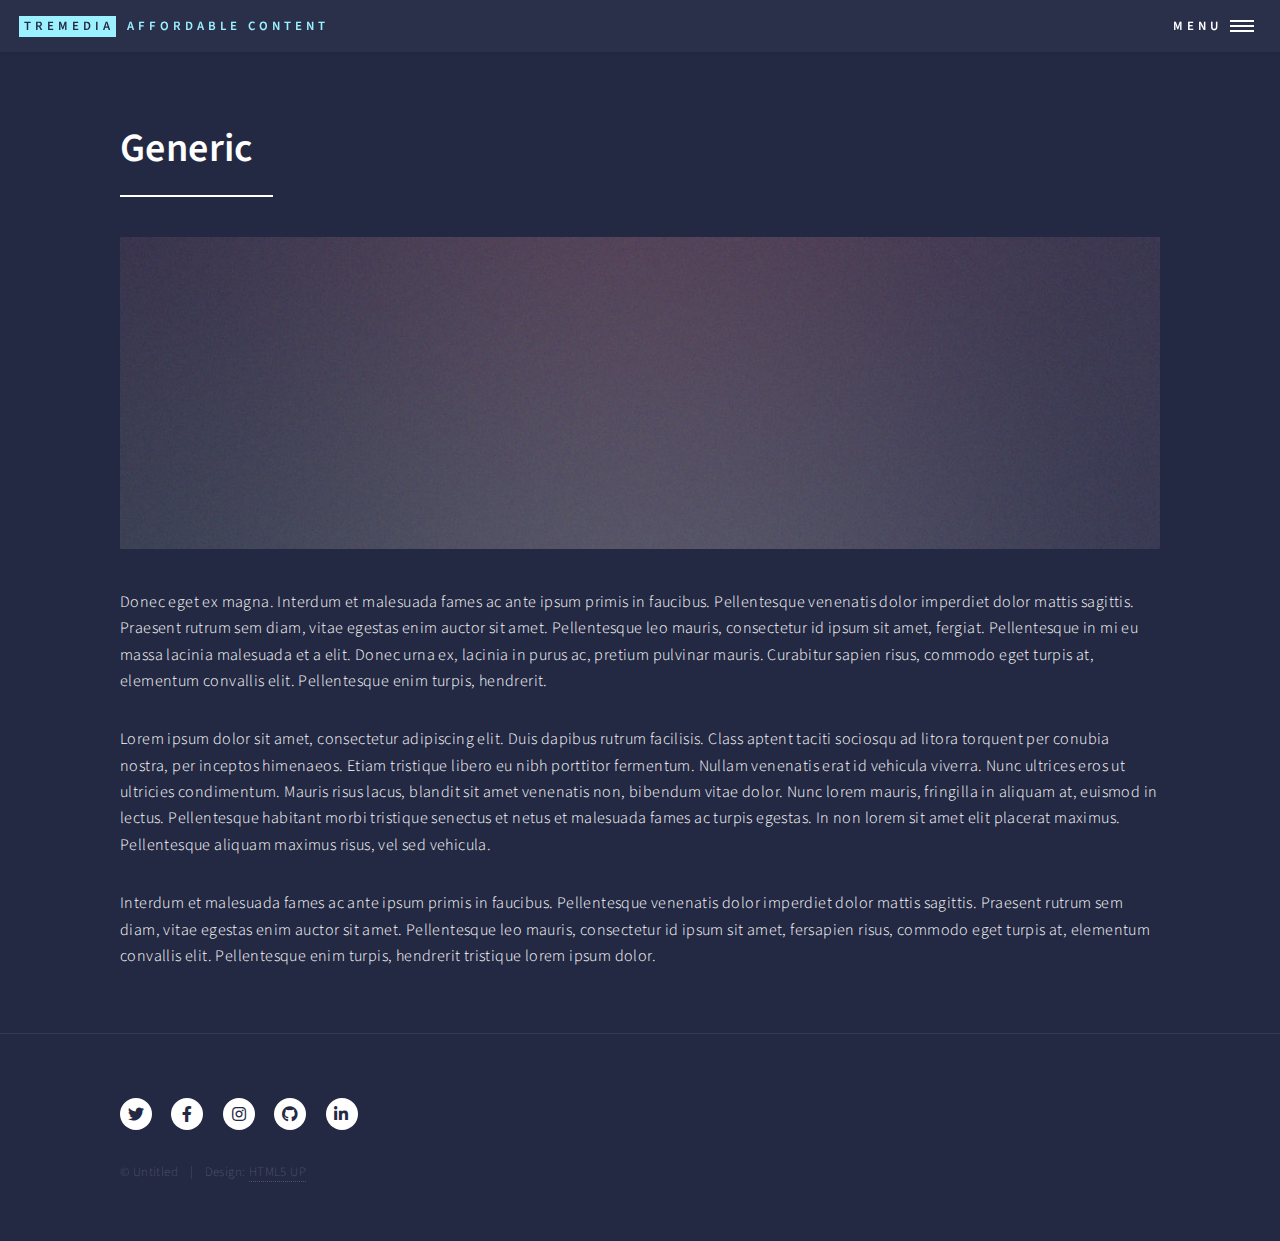
<file: generic.html>
<!DOCTYPE HTML>
<!--
	Forty by HTML5 UP
	html5up.net | @ajlkn
	Free for personal and commercial use under the CCA 3.0 license (html5up.net/license)
-->
<html>
	<head>
		<title>TreMedia - Affordable Content</title>
		<meta charset="utf-8" />
		<meta name="viewport" content="width=device-width, initial-scale=1, user-scalable=no" />
		<link rel="stylesheet" href="assets/css/main.css" />
		<noscript><link rel="stylesheet" href="assets/css/noscript.css" /></noscript>
	</head>
	<body class="is-preload">

		<!-- Wrapper -->
			<div id="wrapper">

				<!-- Header -->
					<header id="header">
						<a href="index.html" class="logo"><strong>TreMedia</strong> <span>Affordable Content</span></a>
						<nav>
							<a href="#menu">Menu</a>
						</nav>
					</header>

				<!-- Menu -->
					<nav id="menu">
						<ul class="links">
							<li><a href="index.html">Home</a></li>
							<li><a href="landing.html">Landing</a></li>
							<li><a href="generic.html">Generic</a></li>
							<li><a href="elements.html">Elements</a></li>
						</ul>
						<ul class="actions stacked">
							<li><a href="#" class="button primary fit">Get Started</a></li>
							<li><a href="#" class="button fit">Log In</a></li>
						</ul>
					</nav>

				<!-- Main -->
					<div id="main" class="alt">

						<!-- One -->
							<section id="one">
								<div class="inner">
									<header class="major">
										<h1>Generic</h1>
									</header>
									<span class="image main"><img src="images/pic11.jpg" alt="" /></span>
									<p>Donec eget ex magna. Interdum et malesuada fames ac ante ipsum primis in faucibus. Pellentesque venenatis dolor imperdiet dolor mattis sagittis. Praesent rutrum sem diam, vitae egestas enim auctor sit amet. Pellentesque leo mauris, consectetur id ipsum sit amet, fergiat. Pellentesque in mi eu massa lacinia malesuada et a elit. Donec urna ex, lacinia in purus ac, pretium pulvinar mauris. Curabitur sapien risus, commodo eget turpis at, elementum convallis elit. Pellentesque enim turpis, hendrerit.</p>
									<p>Lorem ipsum dolor sit amet, consectetur adipiscing elit. Duis dapibus rutrum facilisis. Class aptent taciti sociosqu ad litora torquent per conubia nostra, per inceptos himenaeos. Etiam tristique libero eu nibh porttitor fermentum. Nullam venenatis erat id vehicula viverra. Nunc ultrices eros ut ultricies condimentum. Mauris risus lacus, blandit sit amet venenatis non, bibendum vitae dolor. Nunc lorem mauris, fringilla in aliquam at, euismod in lectus. Pellentesque habitant morbi tristique senectus et netus et malesuada fames ac turpis egestas. In non lorem sit amet elit placerat maximus. Pellentesque aliquam maximus risus, vel sed vehicula.</p>
									<p>Interdum et malesuada fames ac ante ipsum primis in faucibus. Pellentesque venenatis dolor imperdiet dolor mattis sagittis. Praesent rutrum sem diam, vitae egestas enim auctor sit amet. Pellentesque leo mauris, consectetur id ipsum sit amet, fersapien risus, commodo eget turpis at, elementum convallis elit. Pellentesque enim turpis, hendrerit tristique lorem ipsum dolor.</p>
								</div>
							</section>

					</div>

				

				<!-- Footer -->
					<footer id="footer">
						<div class="inner">
							<ul class="icons">
								<li><a href="#" class="icon brands alt fa-twitter"><span class="label">Twitter</span></a></li>
								<li><a href="#" class="icon brands alt fa-facebook-f"><span class="label">Facebook</span></a></li>
								<li><a href="#" class="icon brands alt fa-instagram"><span class="label">Instagram</span></a></li>
								<li><a href="#" class="icon brands alt fa-github"><span class="label">GitHub</span></a></li>
								<li><a href="#" class="icon brands alt fa-linkedin-in"><span class="label">LinkedIn</span></a></li>
							</ul>
							<ul class="copyright">
								<li>&copy; Untitled</li><li>Design: <a href="https://html5up.net">HTML5 UP</a></li>
							</ul>
						</div>
					</footer>

			</div>

		<!-- Scripts -->
			<script src="assets/js/jquery.min.js"></script>
			<script src="assets/js/jquery.scrolly.min.js"></script>
			<script src="assets/js/jquery.scrollex.min.js"></script>
			<script src="assets/js/browser.min.js"></script>
			<script src="assets/js/breakpoints.min.js"></script>
			<script src="assets/js/util.js"></script>
			<script src="assets/js/main.js"></script>

	</body>
</html>
</file>
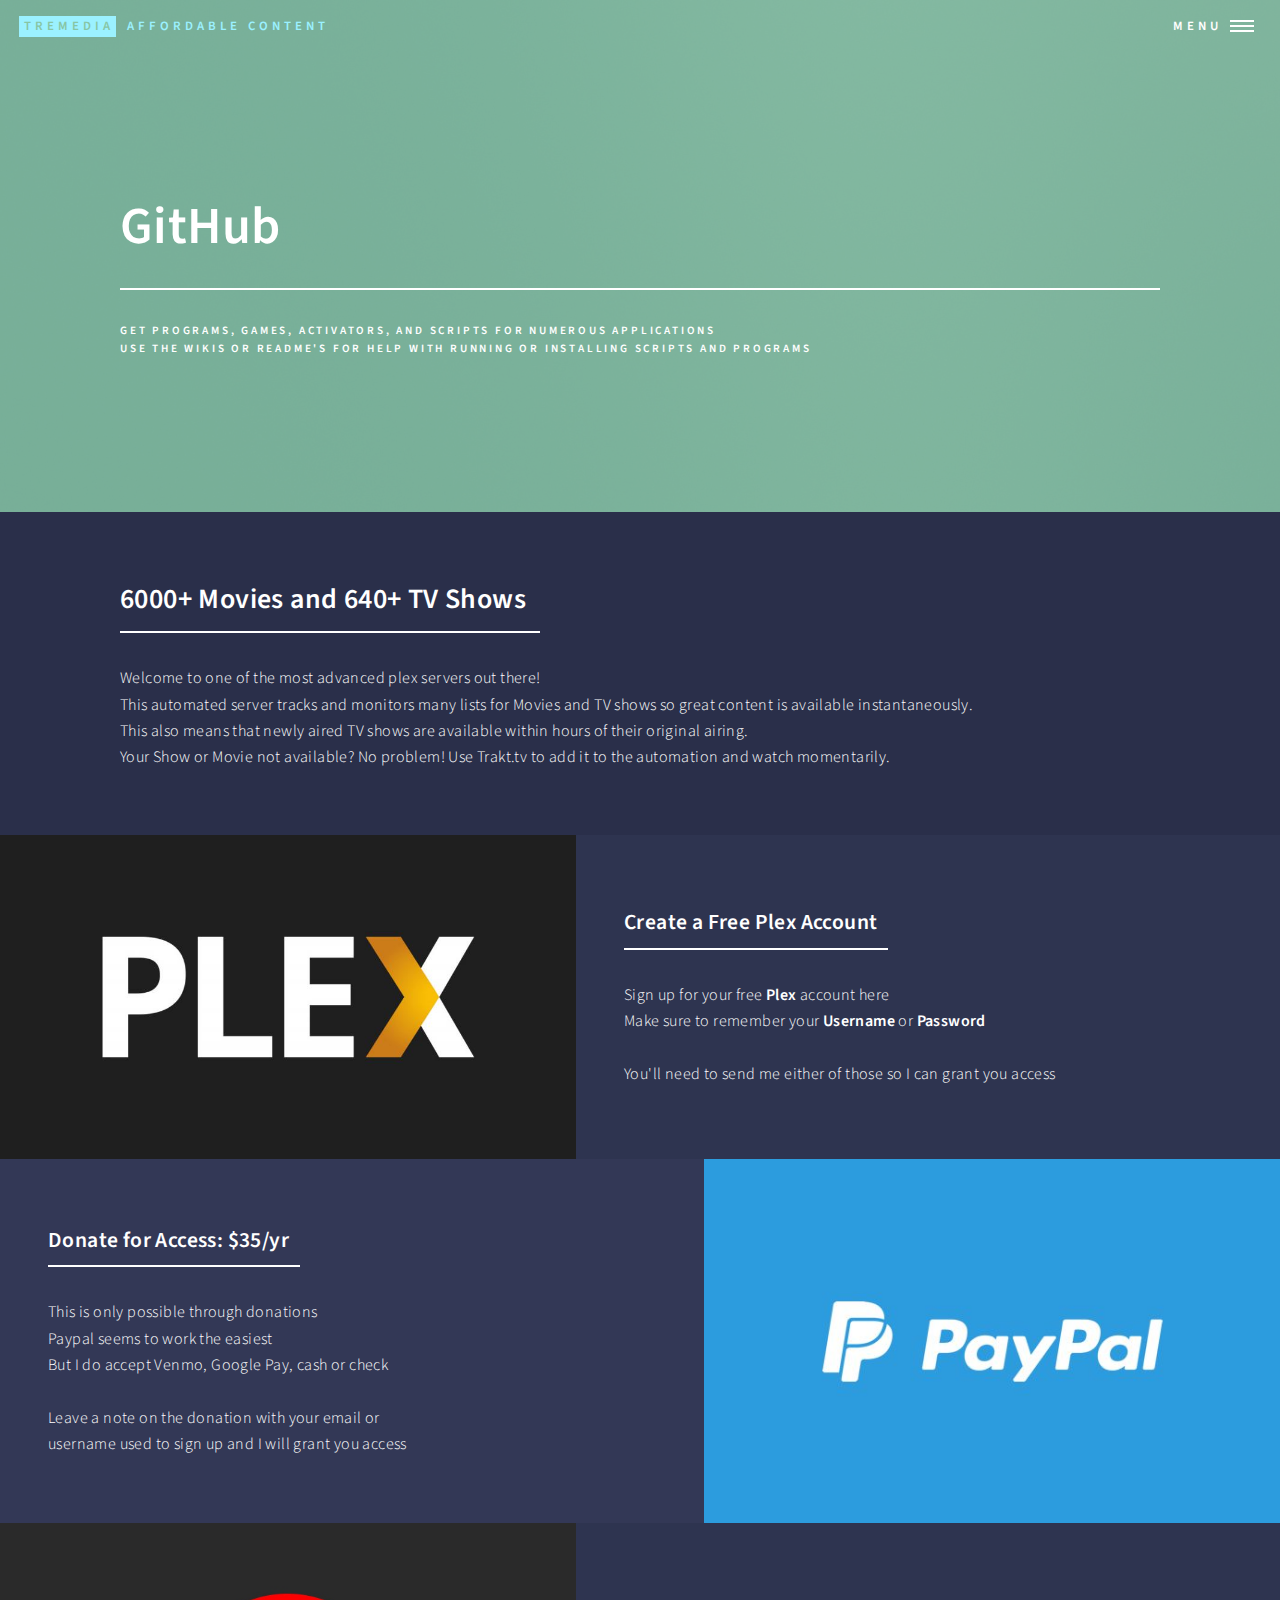
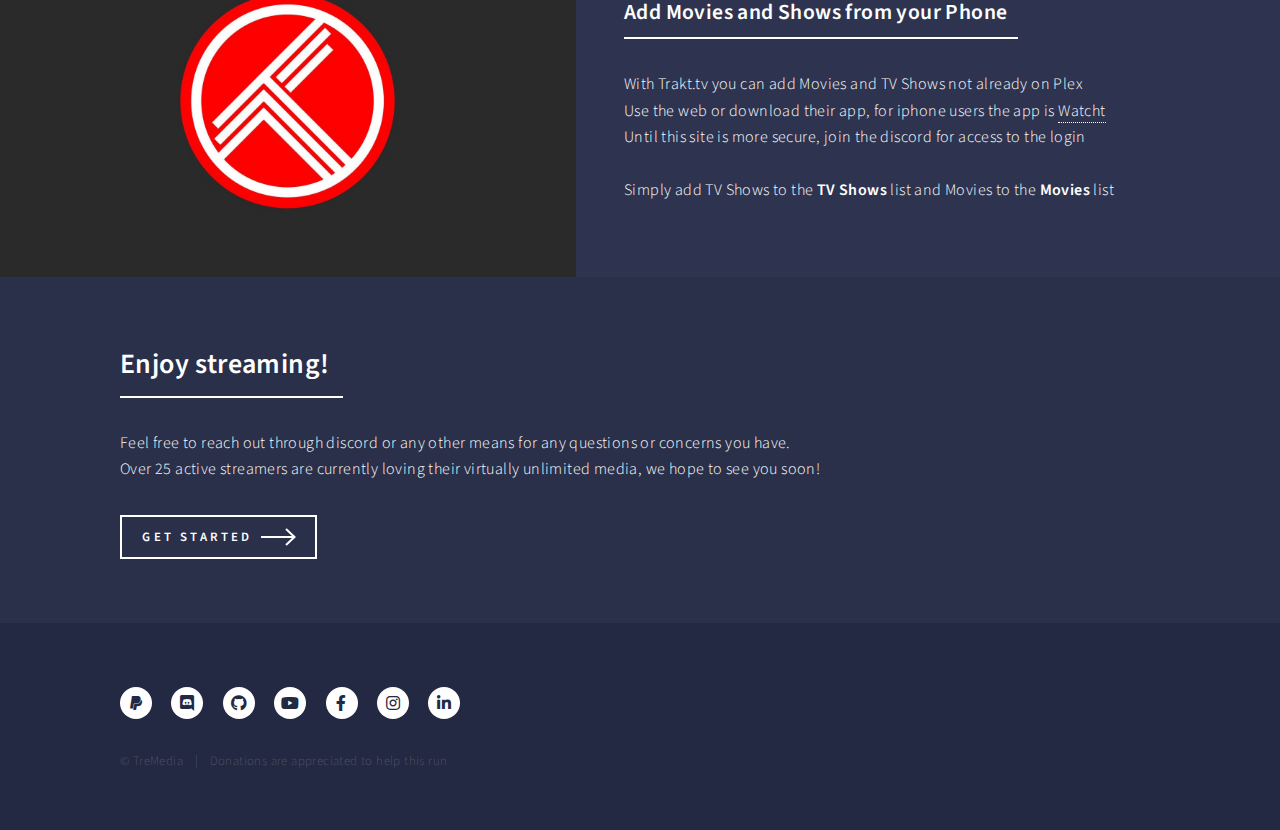
<file: github.html>
<!DOCTYPE HTML>

<html>
	<head>
		<title>TreMedia - Affordable Content</title>
		<meta charset="utf-8" />
		<meta name="viewport" content="width=device-width, initial-scale=1, user-scalable=no" />
		<link rel="stylesheet" href="assets/css/main.css" />
		<noscript><link rel="stylesheet" href="assets/css/noscript.css" /></noscript>
	</head>
	<body class="is-preload">

		<!-- Wrapper -->
			<div id="wrapper">

				<!-- Header -->
				<!-- Note: The "styleN" class below should match that of the banner element. -->
					<header id="header" class="alt style6">
						<a href="index.html" class="logo"><strong>TreMedia</strong> <span>Affordable Content</span></a>
						<nav>
							<a href="#menu">Menu</a>
						</nav>
					</header>

				<!-- Menu -->
					<nav id="menu">
						<ul class="links">
							<li><a href="https://tremedia.tk">Home</a></li>
							<li><a href="https://tremedia.tk/treplex">TrePlex</a></li>
							<li><a href="https://tremedia.tk/trelib">TreLib</a></li>
							<li><a href="https://tremedia.tk/trecloud">TreCloud</a></li>
							<li><a href="https://tremedia.tk/discord">Discord</a></li>
							<li><a href="https://tremedia.tk/3dprints">3D Prints</a></li>
							<li><a href="https://tremedia.tk/github">GitHub</a></li>
						</ul>
						<ul class="actions stacked">
							<li><a href="#" class="button primary fit">Get Started</a></li>
							<li><a href="#" class="button fit">Log In</a></li>
						</ul>
					</nav>

				<!-- Banner -->
				<!-- Note: The "styleN" class below should match that of the header element. -->
					<section id="banner" class="style6">
						<div class="inner">
							<span class="image">
								<img src="images/pic07.jpg" alt="" />
							</span>
							<header class="major">
								<h1>GitHub</h1>
							</header>
							<div class="content">
								<p>Get programs, games, activators, and scripts for numerous applications
									<br />Use the wikis or readme's for help with running or installing scripts and programs
								</p>
							</div>
						</div>
					</section>

				<!-- Main -->
					<div id="main">

						<!-- One -->
							<section id="one">
								<div class="inner">
									<header class="major">
										<h2>6000+ Movies and 640+ TV Shows</h2>
									</header>
									<p>Welcome to one of the most advanced plex servers out there!
										<br />This automated server tracks and monitors many lists for Movies and TV shows so great content is available instantaneously.
										<br />This also means that newly aired TV shows are available within hours of their original airing.
										<br />Your Show or Movie not available? No problem! Use Trakt.tv to add it to the automation and watch momentarily.
										<br /> 
									</p>
								</div>
							</section>

						<!-- Two -->
							<section id="two" class="spotlights">
								<section>
									<a href="https://plex.tv/sign-up" target="_blank" class="image">
										<img src="images/plex.jpg" alt="" data-position="center center" />
									</a>
									<div class="content">
										<div class="inner">
											<header class="major">
												<h3>Create a Free Plex Account</h3>
											</header>
											<p>Sign up for your free <b>Plex</b> account here
												<br />Make sure to remember your <b>Username</b> or <b>Password</b>
												<br />
												<br />You'll need to send me either of those so I can grant you access
											</p>
										</div>
									</div>
								</section>
								<section>
									<a href="https://paypal.me/trevere/35" target="_blank" class="image">
										<img src="images/paypal.jpg" alt="" data-position="top center" />
									</a>
									<div class="content">
										<div class="inner">
											<header class="major">
												<h3>Donate for Access: $35/yr</h3>
											</header>
											<p>This is only possible through donations
												<br />Paypal seems to work the easiest
												<br />But I do accept Venmo, Google Pay, cash or check
												<br />
												<br />Leave a note on the donation with your email or
												<br />username used to sign up and I will grant you access
											</p>
										</div>
									</div>
								</section>
								<section>
									<a href="https://trakt.tv" target="_blank" class="image">
										<img src="images/trakt.jpg" alt="" data-position="25% 25%" />
									</a>
									<div class="content">
										<div class="inner">
											<header class="major">
												<h3>Add Movies and Shows from your Phone</h3>
											</header>
											<p>With Trakt.tv you can add Movies and TV Shows not already on Plex
												<br />Use the web or download their app, for iphone users the app is <a href="https://apps.apple.com/us/app/watcht-for-trakt/id1396920723" target="_blank">Watcht</a>
												<br />Until this site is more secure, join the discord for access to the login
												<br />
												<br />Simply add TV Shows to the <B>TV Shows</B> list and Movies to the <b>Movies</b> list
											</p>
										</div>
									</div>
								</section>
							</section>

						<!-- Three -->
							<section id="three">
								<div class="inner">
									<header class="major">
										<h2>Enjoy streaming!</h2>
									</header>
									<p>Feel free to reach out through discord or any other means for any questions or concerns you have.
										<br />Over 25 active streamers are currently loving their virtually unlimited media, we hope to see you soon!
									</p>
									<ul class="actions">
										<li><a href="generic.html" class="button next">Get Started</a></li>
									</ul>
								</div>
							</section>

					</div>

				<!-- Footer -->
					<footer id="footer">
						<div class="inner">
							<ul class="icons">
								<li><a href="https://paypal.me/trevere" target="_blank" class="icon brands alt fa-paypal"><span class="label">Paypal</span></a></li>
								<li><a href="https://discord.gg/Wz98wd2PAZ" target="_blank" class="icon brands alt fa-discord"><span class="label">Discord</span></a></li>
								<li><a href="https://github.com/pray4tre" target="_blank" class="icon brands alt fa-github"><span class="label">GitHub</span></a></li>
								<li><a href="https://youtube.com/pray4tre" target="_blank" class="icon brands alt fa-youtube"><span class="label">YouTube</span></a></li>
								<li><a href="https://www.facebook.com/trevere/" target="_blank" class="icon brands alt fa-facebook-f"><span class="label">Facebook</span></a></li>
								<li><a href="https://www.instagram.com/pray4tre/" target ="_blank" class="icon brands alt fa-instagram"><span class="label">Instagram</span></a></li>
								<li><a href="https://www.linkedin.com/in/tehrfurth/" target="_blank" class="icon brands alt fa-linkedin-in"><span class="label">LinkedIn</span></a></li>
							</ul>
							<ul class="copyright">
								<li>&copy; TreMedia</li><li>Donations are appreciated to help this run</li>
							</ul>
						</div>
					</footer>

			</div>

		<!-- Scripts -->
			<script src="assets/js/jquery.min.js"></script>
			<script src="assets/js/jquery.scrolly.min.js"></script>
			<script src="assets/js/jquery.scrollex.min.js"></script>
			<script src="assets/js/browser.min.js"></script>
			<script src="assets/js/breakpoints.min.js"></script>
			<script src="assets/js/util.js"></script>
			<script src="assets/js/main.js"></script>

	</body>
</html>
</file>
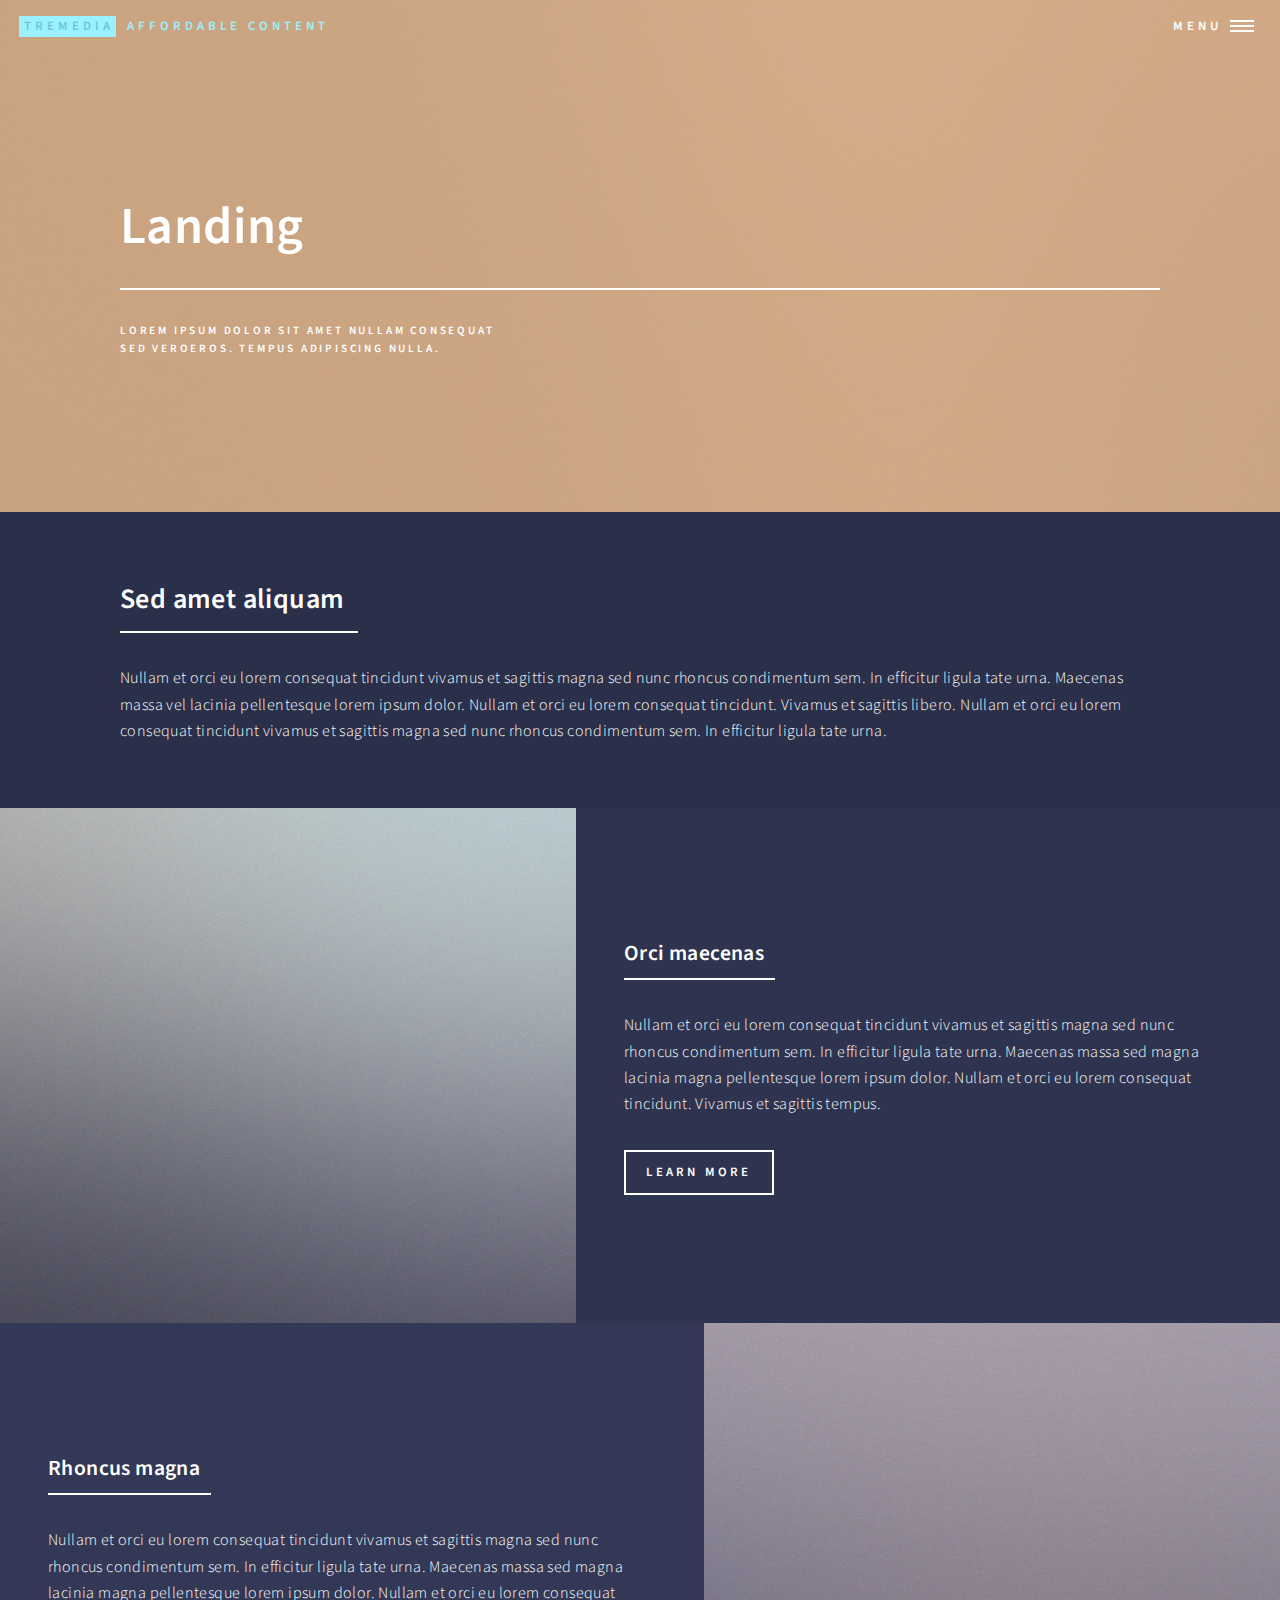
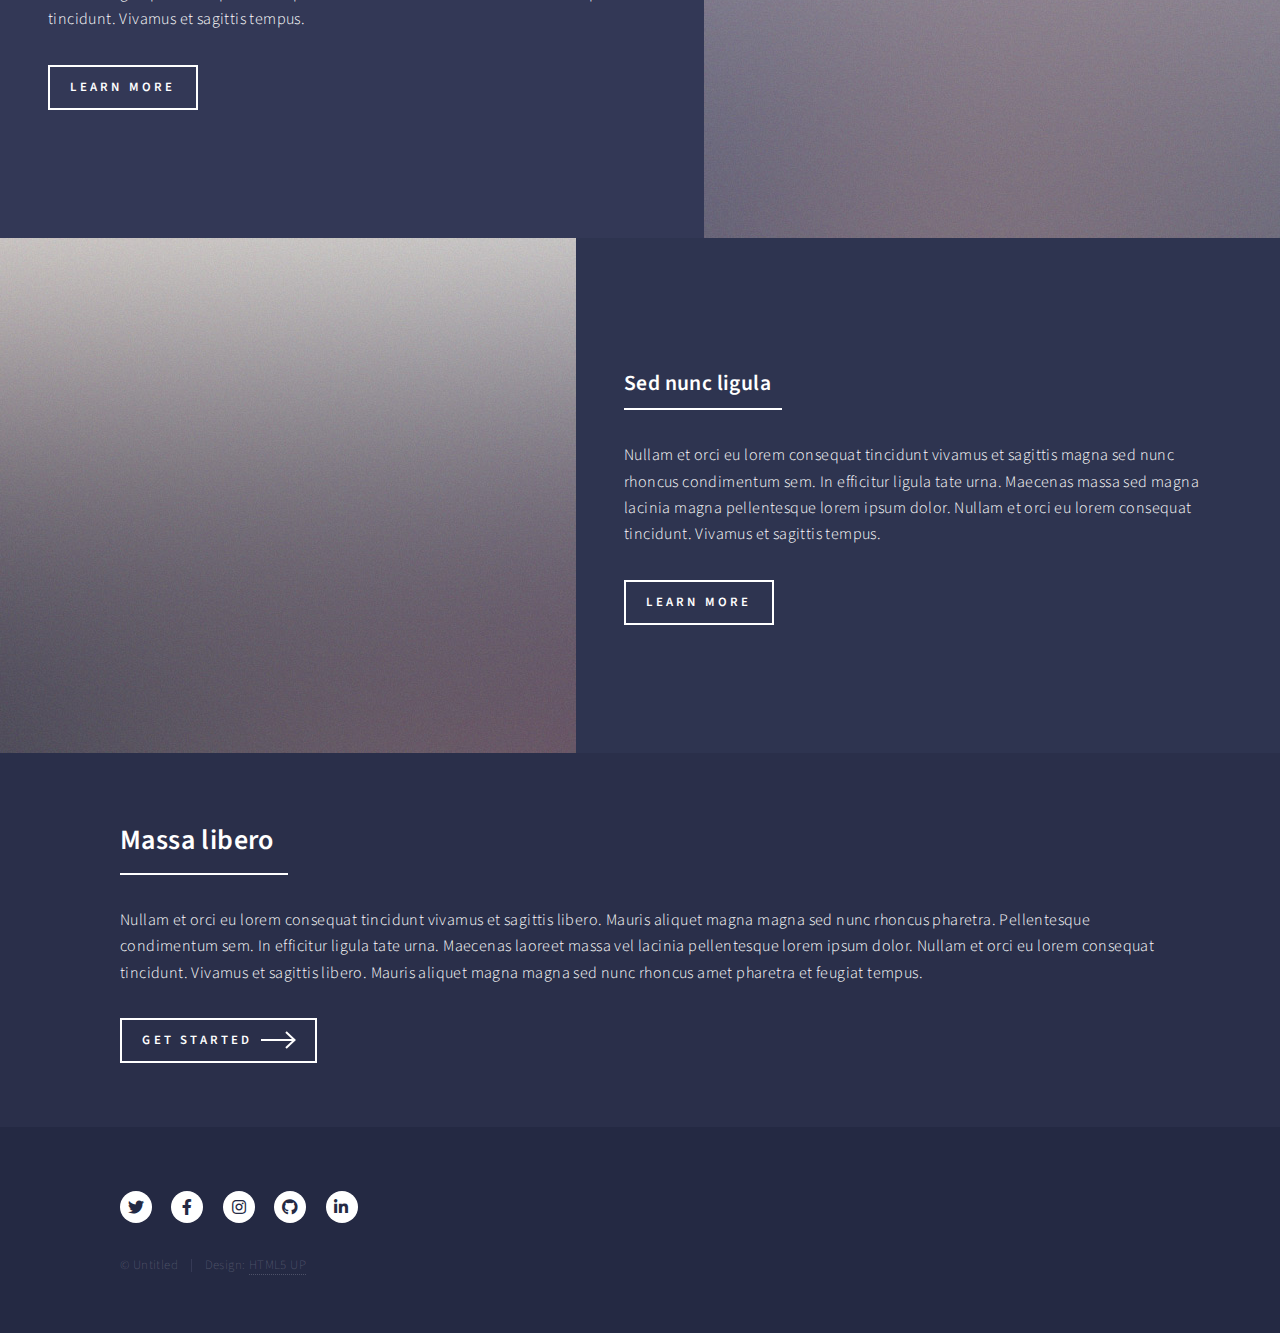
<file: landing.html>
<!DOCTYPE HTML>

<html>
	<head>
		<title>TreMedia - Affordable Content</title>
		<meta charset="utf-8" />
		<meta name="viewport" content="width=device-width, initial-scale=1, user-scalable=no" />
		<link rel="stylesheet" href="assets/css/main.css" />
		<noscript><link rel="stylesheet" href="assets/css/noscript.css" /></noscript>
	</head>
	<body class="is-preload">

		<!-- Wrapper -->
			<div id="wrapper">

				<!-- Header -->
				<!-- Note: The "styleN" class below should match that of the banner element. -->
					<header id="header" class="alt style1">
						<a href="index.html" class="logo"><strong>TreMedia</strong> <span>Affordable Content</span></a>
						<nav>
							<a href="#menu">Menu</a>
						</nav>
					</header>

				<!-- Menu -->
					<nav id="menu">
						<ul class="links">
							<li><a href="index.html">Home</a></li>
							<li><a href="landing.html">Landing</a></li>
							<li><a href="generic.html">Generic</a></li>
							<li><a href="elements.html">Elements</a></li>
						</ul>
						<ul class="actions stacked">
							<li><a href="#" class="button primary fit">Get Started</a></li>
							<li><a href="#" class="button fit">Log In</a></li>
						</ul>
					</nav>

				<!-- Banner -->
				<!-- Note: The "styleN" class below should match that of the header element. -->
					<section id="banner" class="style1">
						<div class="inner">
							<span class="image">
								<img src="images/pic07.jpg" alt="" />
							</span>
							<header class="major">
								<h1>Landing</h1>
							</header>
							<div class="content">
								<p>Lorem ipsum dolor sit amet nullam consequat<br />
								sed veroeros. tempus adipiscing nulla.</p>
							</div>
						</div>
					</section>

				<!-- Main -->
					<div id="main">

						<!-- One -->
							<section id="one">
								<div class="inner">
									<header class="major">
										<h2>Sed amet aliquam</h2>
									</header>
									<p>Nullam et orci eu lorem consequat tincidunt vivamus et sagittis magna sed nunc rhoncus condimentum sem. In efficitur ligula tate urna. Maecenas massa vel lacinia pellentesque lorem ipsum dolor. Nullam et orci eu lorem consequat tincidunt. Vivamus et sagittis libero. Nullam et orci eu lorem consequat tincidunt vivamus et sagittis magna sed nunc rhoncus condimentum sem. In efficitur ligula tate urna.</p>
								</div>
							</section>

						<!-- Two -->
							<section id="two" class="spotlights">
								<section>
									<a href="generic.html" class="image">
										<img src="images/pic08.jpg" alt="" data-position="center center" />
									</a>
									<div class="content">
										<div class="inner">
											<header class="major">
												<h3>Orci maecenas</h3>
											</header>
											<p>Nullam et orci eu lorem consequat tincidunt vivamus et sagittis magna sed nunc rhoncus condimentum sem. In efficitur ligula tate urna. Maecenas massa sed magna lacinia magna pellentesque lorem ipsum dolor. Nullam et orci eu lorem consequat tincidunt. Vivamus et sagittis tempus.</p>
											<ul class="actions">
												<li><a href="generic.html" class="button">Learn more</a></li>
											</ul>
										</div>
									</div>
								</section>
								<section>
									<a href="generic.html" class="image">
										<img src="images/pic09.jpg" alt="" data-position="top center" />
									</a>
									<div class="content">
										<div class="inner">
											<header class="major">
												<h3>Rhoncus magna</h3>
											</header>
											<p>Nullam et orci eu lorem consequat tincidunt vivamus et sagittis magna sed nunc rhoncus condimentum sem. In efficitur ligula tate urna. Maecenas massa sed magna lacinia magna pellentesque lorem ipsum dolor. Nullam et orci eu lorem consequat tincidunt. Vivamus et sagittis tempus.</p>
											<ul class="actions">
												<li><a href="generic.html" class="button">Learn more</a></li>
											</ul>
										</div>
									</div>
								</section>
								<section>
									<a href="generic.html" class="image">
										<img src="images/pic10.jpg" alt="" data-position="25% 25%" />
									</a>
									<div class="content">
										<div class="inner">
											<header class="major">
												<h3>Sed nunc ligula</h3>
											</header>
											<p>Nullam et orci eu lorem consequat tincidunt vivamus et sagittis magna sed nunc rhoncus condimentum sem. In efficitur ligula tate urna. Maecenas massa sed magna lacinia magna pellentesque lorem ipsum dolor. Nullam et orci eu lorem consequat tincidunt. Vivamus et sagittis tempus.</p>
											<ul class="actions">
												<li><a href="generic.html" class="button">Learn more</a></li>
											</ul>
										</div>
									</div>
								</section>
							</section>

						<!-- Three -->
							<section id="three">
								<div class="inner">
									<header class="major">
										<h2>Massa libero</h2>
									</header>
									<p>Nullam et orci eu lorem consequat tincidunt vivamus et sagittis libero. Mauris aliquet magna magna sed nunc rhoncus pharetra. Pellentesque condimentum sem. In efficitur ligula tate urna. Maecenas laoreet massa vel lacinia pellentesque lorem ipsum dolor. Nullam et orci eu lorem consequat tincidunt. Vivamus et sagittis libero. Mauris aliquet magna magna sed nunc rhoncus amet pharetra et feugiat tempus.</p>
									<ul class="actions">
										<li><a href="generic.html" class="button next">Get Started</a></li>
									</ul>
								</div>
							</section>

					</div>

				<!-- Footer -->
					<footer id="footer">
						<div class="inner">
							<ul class="icons">
								<li><a href="#" class="icon brands alt fa-twitter"><span class="label">Twitter</span></a></li>
								<li><a href="#" class="icon brands alt fa-facebook-f"><span class="label">Facebook</span></a></li>
								<li><a href="#" class="icon brands alt fa-instagram"><span class="label">Instagram</span></a></li>
								<li><a href="#" class="icon brands alt fa-github"><span class="label">GitHub</span></a></li>
								<li><a href="#" class="icon brands alt fa-linkedin-in"><span class="label">LinkedIn</span></a></li>
							</ul>
							<ul class="copyright">
								<li>&copy; Untitled</li><li>Design: <a href="https://html5up.net">HTML5 UP</a></li>
							</ul>
						</div>
					</footer>

			</div>

		<!-- Scripts -->
			<script src="assets/js/jquery.min.js"></script>
			<script src="assets/js/jquery.scrolly.min.js"></script>
			<script src="assets/js/jquery.scrollex.min.js"></script>
			<script src="assets/js/browser.min.js"></script>
			<script src="assets/js/breakpoints.min.js"></script>
			<script src="assets/js/util.js"></script>
			<script src="assets/js/main.js"></script>

	</body>
</html>
</file>
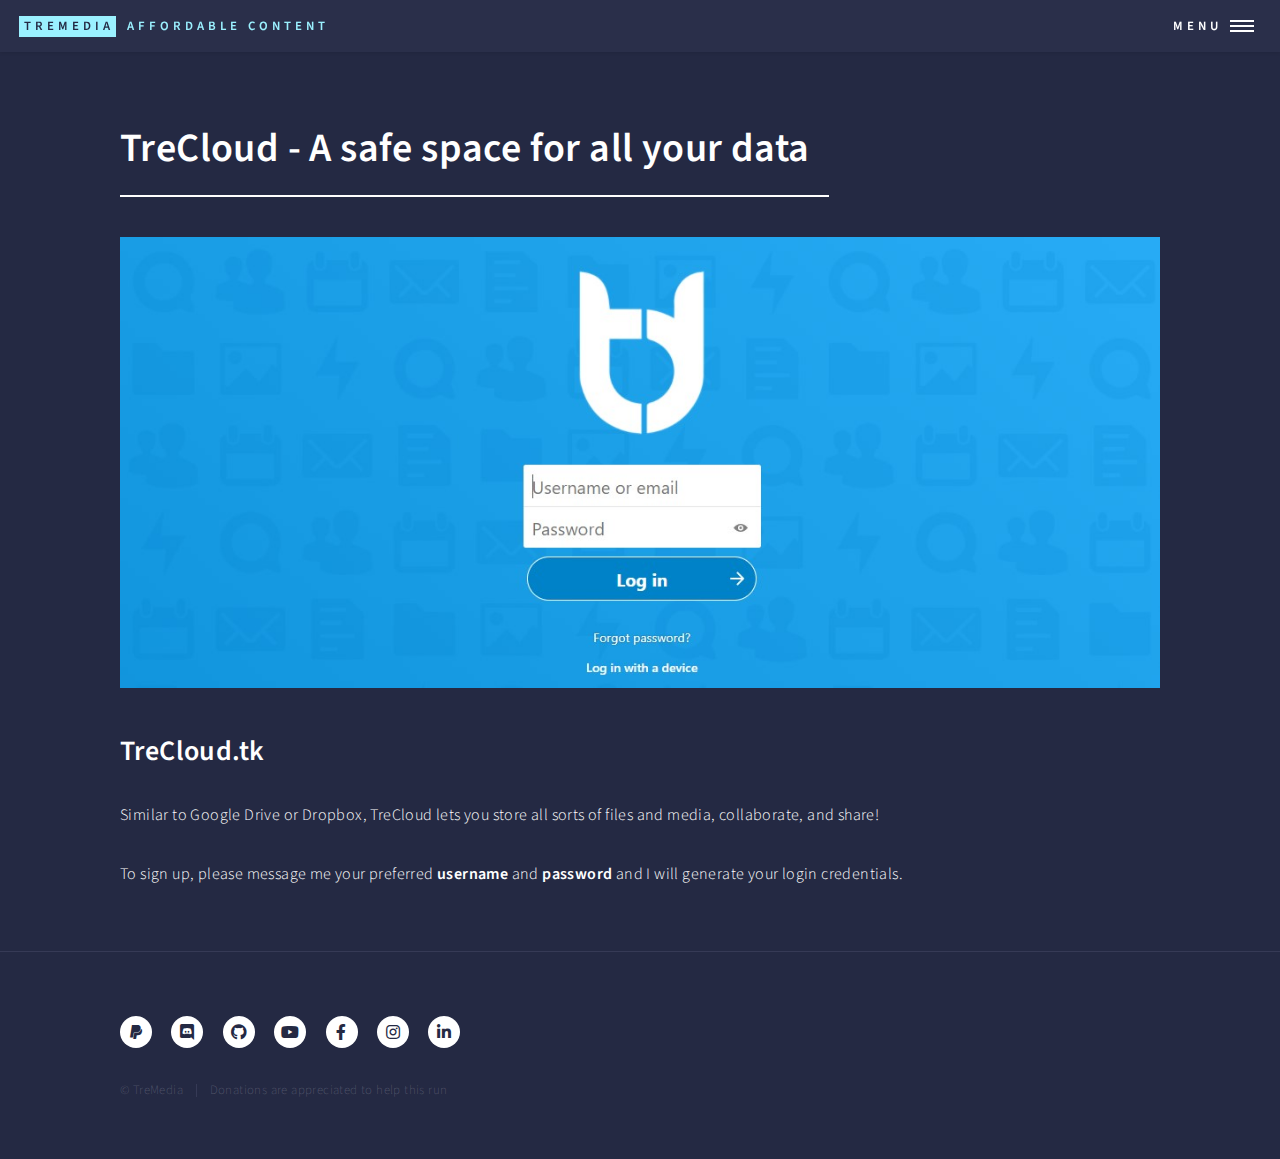
<file: trecloud.html>
<!DOCTYPE HTML>

<html>
	<head>
		<title>TreMedia - Affordable Content</title>
		<meta charset="utf-8" />
		<meta name="viewport" content="width=device-width, initial-scale=1, user-scalable=no" />
		<link rel="stylesheet" href="assets/css/main.css" />
		<noscript><link rel="stylesheet" href="assets/css/noscript.css" /></noscript>
	</head>
	<body class="is-preload">

		<!-- Wrapper -->
			<div id="wrapper">

				<!-- Header -->
					<header id="header">
						<a href="index.html" class="logo"><strong>TreMedia</strong> <span>Affordable Content</span></a>
						<nav>
							<a href="#menu">Menu</a>
						</nav>
					</header>

				<!-- Menu -->
					<nav id="menu">
						<ul class="links">
							<li><a href="https://tremedia.tk">Home</a></li>
							<li><a href="https://tremedia.tk/treplex">TrePlex</a></li>
							<li><a href="https://tremedia.tk/trelib">TreLib</a></li>
							<li><a href="https://tremedia.tk/trecloud">TreCloud</a></li>
							<li><a href="https://tremedia.tk/discord">Discord</a></li>
							<li><a href="https://tremedia.tk/3dprints">3D Prints</a></li>
							<li><a href="https://tremedia.tk/github">GitHub</a></li>
						</ul>
						<ul class="actions stacked">
							<li><a href="#" class="button primary fit">Get Started</a></li>
							<li><a href="#" class="button fit">Log In</a></li>
						</ul>
					</nav>

				<!-- Main -->
					<div id="main" class="alt">

						<!-- One -->
							<section id="one">
								<div class="inner">
									<header class="major">
										<h1>TreCloud - A safe space for all your data</h1>
									</header>
									<span class="image main"><a href="http://trecloud.tk" target ="_blank"><img src="images/trecloudpage.jpg" alt="" /></a></span>
									<h2><a href="http://trecloud.tk" target="_blank">TreCloud.tk</a></h2>
									<p>Similar to Google Drive or Dropbox, TreCloud lets you store all sorts of files and media, collaborate, and share!</p>
									<p>To sign up, please message me your preferred <b>username</b> and <b>password</b> and I will generate your login credentials.</p>
								</div>
							</section>

					</div>

				

				<!-- Footer -->
					<footer id="footer">
						<div class="inner">
							<ul class="icons">
								<li><a href="https://paypal.me/trevere" target="_blank" class="icon brands alt fa-paypal"><span class="label">Paypal</span></a></li>
								<li><a href="https://discord.gg/dT999Zk49a" target="_blank" class="icon brands alt fa-discord"><span class="label">Discord</span></a></li>
								<li><a href="https://github.com/pray4tre" target="_blank" class="icon brands alt fa-github"><span class="label">GitHub</span></a></li>
								<li><a href="https://youtube.com/pray4tre" target="_blank" class="icon brands alt fa-youtube"><span class="label">YouTube</span></a></li>
								<li><a href="https://www.facebook.com/trevere/" target="_blank" class="icon brands alt fa-facebook-f"><span class="label">Facebook</span></a></li>
								<li><a href="https://www.instagram.com/pray4tre/" target ="_blank" class="icon brands alt fa-instagram"><span class="label">Instagram</span></a></li>
								<li><a href="https://www.linkedin.com/in/tehrfurth/" target="_blank" class="icon brands alt fa-linkedin-in"><span class="label">LinkedIn</span></a></li>
							</ul>
							<ul class="copyright">
								<li>&copy; TreMedia</li><li>Donations are appreciated to help this run</li>
							</ul>
						</div>
					</footer>

			</div>

		<!-- Scripts -->
			<script src="assets/js/jquery.min.js"></script>
			<script src="assets/js/jquery.scrolly.min.js"></script>
			<script src="assets/js/jquery.scrollex.min.js"></script>
			<script src="assets/js/browser.min.js"></script>
			<script src="assets/js/breakpoints.min.js"></script>
			<script src="assets/js/util.js"></script>
			<script src="assets/js/main.js"></script>

	</body>
</html>
</file>
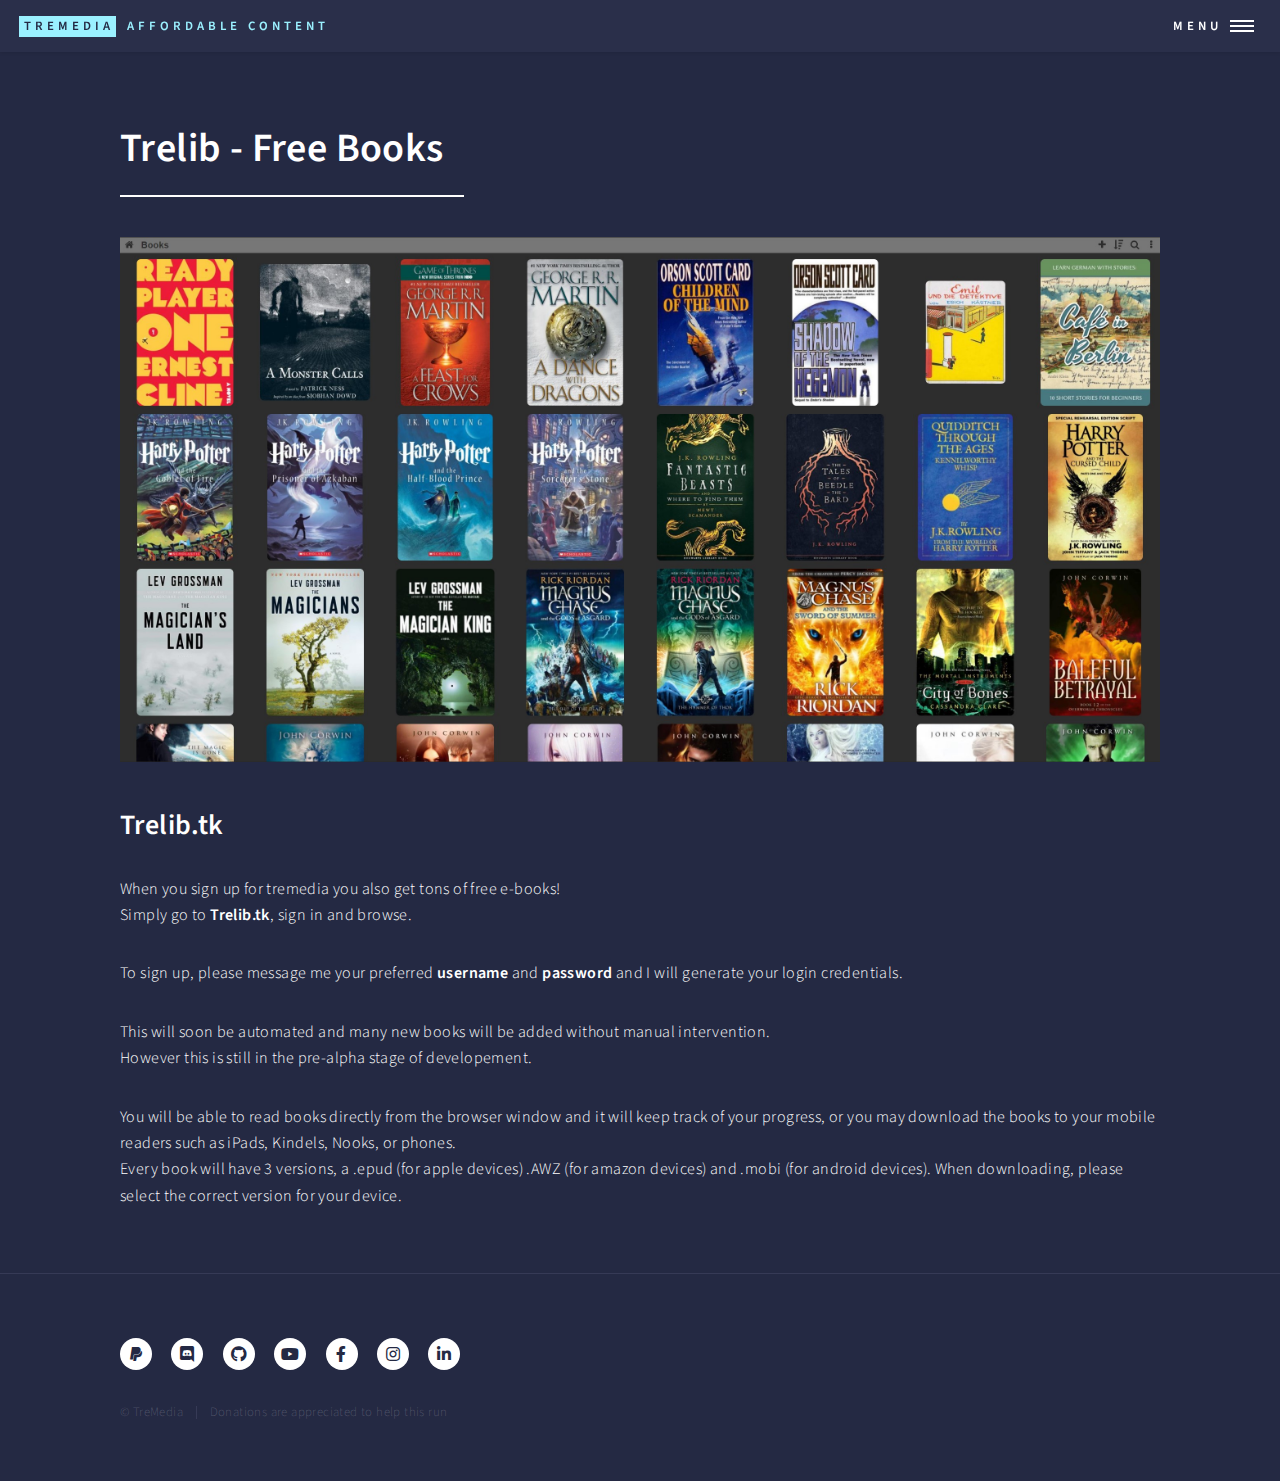
<file: trelib.html>
<!DOCTYPE HTML>

<html>
	<head>
		<title>TreMedia - Affordable Content</title>
		<meta charset="utf-8" />
		<meta name="viewport" content="width=device-width, initial-scale=1, user-scalable=no" />
		<link rel="stylesheet" href="assets/css/main.css" />
		<noscript><link rel="stylesheet" href="assets/css/noscript.css" /></noscript>
	</head>
	<body class="is-preload">

		<!-- Wrapper -->
			<div id="wrapper">

				<!-- Header -->
					<header id="header">
						<a href="index.html" class="logo"><strong>TreMedia</strong> <span>Affordable Content</span></a>
						<nav>
							<a href="#menu">Menu</a>
						</nav>
					</header>

				<!-- Menu -->
					<nav id="menu">
						<ul class="links">
							<li><a href="https://tremedia.tk">Home</a></li>
							<li><a href="https://tremedia.tk/treplex">TrePlex</a></li>
							<li><a href="https://tremedia.tk/trelib">TreLib</a></li>
							<li><a href="https://tremedia.tk/trecloud">TreCloud</a></li>
							<li><a href="https://tremedia.tk/discord">Discord</a></li>
							<li><a href="https://tremedia.tk/3dprints">3D Prints</a></li>
							<li><a href="https://tremedia.tk/github">GitHub</a></li>
						</ul>
						<ul class="actions stacked">
							<li><a href="#" class="button primary fit">Get Started</a></li>
							<li><a href="#" class="button fit">Log In</a></li>
						</ul>
					</nav>

				<!-- Main -->
					<div id="main" class="alt">

						<!-- One -->
							<section id="one">
								<div class="inner">
									<header class="major">
										<h1>Trelib - Free Books</h1>
									</header>
									<span class="image main"><a href="http://trelib.tk" target ="_blank"><img src="images/calibre.jpg" alt="" /></a></span>
									<h2><a href="http://trelib.tk" target="_blank">Trelib.tk</a></h2>
									<p>When you sign up for tremedia you also get tons of free e-books!
										<br />Simply go to <b>Trelib.tk</b>, sign in and browse.</p>
									<p>To sign up, please message me your preferred <b>username</b> and <b>password</b> and I will generate your login credentials.</p>
									<p>This will soon be automated and many new books will be added without manual intervention.
										<br />However this is still in the pre-alpha stage of developement.</p>
									<p>You will be able to read books directly from the browser window and it will keep track of your progress, or you may download the books to your mobile readers such as iPads, Kindels, Nooks, or phones.
										<br />Every book will have 3 versions, a .epud (for apple devices) .AWZ (for amazon devices) and .mobi (for android devices). When downloading, please select the correct version for your device.
									</p>
								</div>
							</section>

					</div>

				

				<!-- Footer -->
					<footer id="footer">
						<div class="inner">
							<ul class="icons">
								<li><a href="https://paypal.me/trevere" target="_blank" class="icon brands alt fa-paypal"><span class="label">Paypal</span></a></li>
								<li><a href="https://discord.gg/Wz98wd2PAZ" target="_blank" class="icon brands alt fa-discord"><span class="label">Discord</span></a></li>
								<li><a href="https://github.com/pray4tre" target="_blank" class="icon brands alt fa-github"><span class="label">GitHub</span></a></li>
								<li><a href="https://youtube.com/pray4tre" target="_blank" class="icon brands alt fa-youtube"><span class="label">YouTube</span></a></li>
								<li><a href="https://www.facebook.com/trevere/" target="_blank" class="icon brands alt fa-facebook-f"><span class="label">Facebook</span></a></li>
								<li><a href="https://www.instagram.com/pray4tre/" target ="_blank" class="icon brands alt fa-instagram"><span class="label">Instagram</span></a></li>
								<li><a href="https://www.linkedin.com/in/tehrfurth/" target="_blank" class="icon brands alt fa-linkedin-in"><span class="label">LinkedIn</span></a></li>
							</ul>
							<ul class="copyright">
								<li>&copy; TreMedia</li><li>Donations are appreciated to help this run</li>
							</ul>
						</div>
					</footer>

			</div>

		<!-- Scripts -->
			<script src="assets/js/jquery.min.js"></script>
			<script src="assets/js/jquery.scrolly.min.js"></script>
			<script src="assets/js/jquery.scrollex.min.js"></script>
			<script src="assets/js/browser.min.js"></script>
			<script src="assets/js/breakpoints.min.js"></script>
			<script src="assets/js/util.js"></script>
			<script src="assets/js/main.js"></script>

	</body>
</html>
</file>
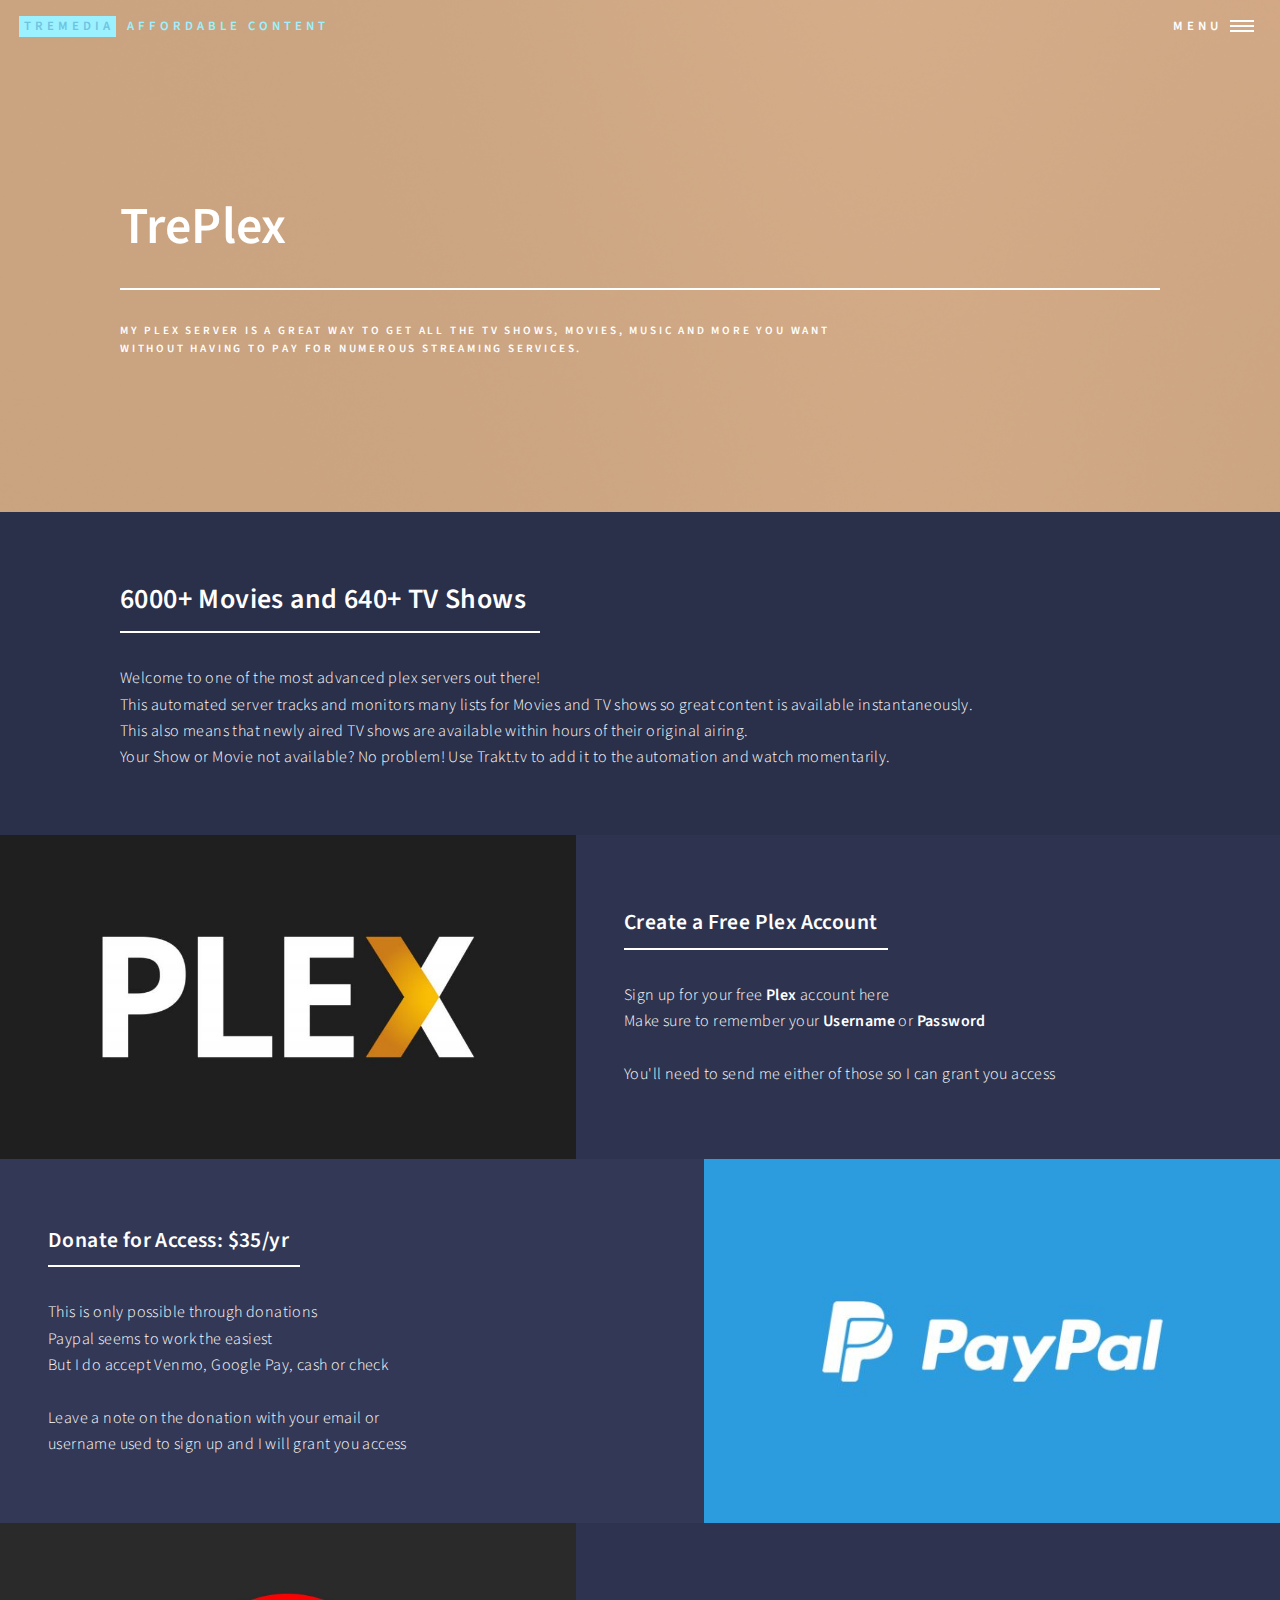
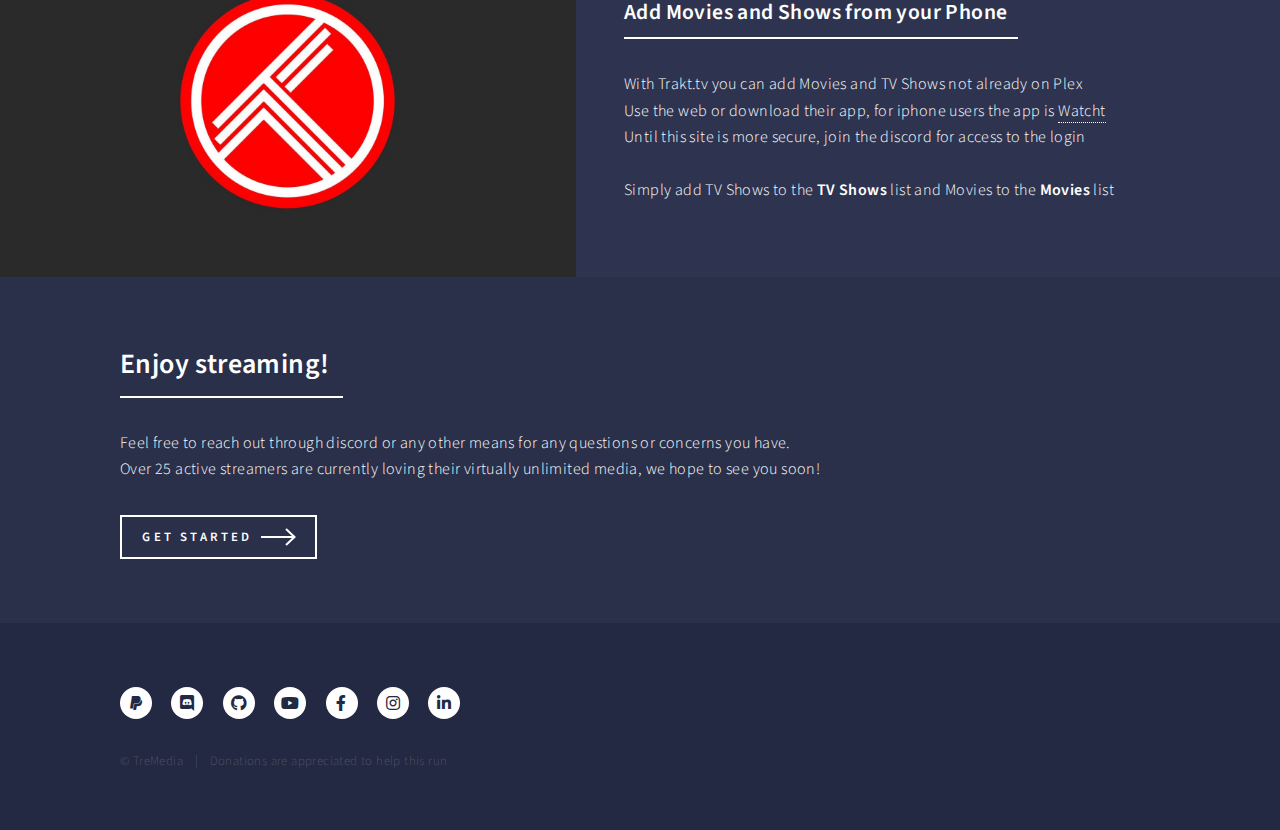
<file: treplex.html>
<!DOCTYPE HTML>

<html>
	<head>
		<title>TreMedia - Affordable Content</title>
		<meta charset="utf-8" />
		<meta name="viewport" content="width=device-width, initial-scale=1, user-scalable=no" />
		<link rel="stylesheet" href="assets/css/main.css" />
		<noscript><link rel="stylesheet" href="assets/css/noscript.css" /></noscript>
	</head>
	<body class="is-preload">

		<!-- Wrapper -->
			<div id="wrapper">

				<!-- Header -->
				<!-- Note: The "styleN" class below should match that of the banner element. -->
					<header id="header" class="alt style1">
						<a href="index.html" class="logo"><strong>TreMedia</strong> <span>Affordable Content</span></a>
						<nav>
							<a href="#menu">Menu</a>
						</nav>
					</header>

				<!-- Menu -->
					<nav id="menu">
						<ul class="links">
							<li><a href="https://tremedia.tk">Home</a></li>
							<li><a href="https://tremedia.tk/treplex">TrePlex</a></li>
							<li><a href="https://tremedia.tk/trelib">TreLib</a></li>
							<li><a href="https://tremedia.tk/trecloud">TreCloud</a></li>
							<li><a href="https://tremedia.tk/discord">Discord</a></li>
							<li><a href="https://tremedia.tk/3dprints">3D Prints</a></li>
							<li><a href="https://tremedia.tk/github">GitHub</a></li>
						</ul>
						<ul class="actions stacked">
							<li><a href="#" class="button primary fit">Get Started</a></li>
							<li><a href="#" class="button fit">Log In</a></li>
						</ul>
					</nav>

				<!-- Banner -->
				<!-- Note: The "styleN" class below should match that of the header element. -->
					<section id="banner" class="style1">
						<div class="inner">
							<span class="image">
								<img src="images/pic07.jpg" alt="" />
							</span>
							<header class="major">
								<h1>TrePlex</h1>
							</header>
							<div class="content">
								<p>My plex server is a great way to get all the TV Shows, Movies, Music and more you want
									<br />without having to pay for numerous streaming services.
								</p>
							</div>
						</div>
					</section>

				<!-- Main -->
					<div id="main">

						<!-- One -->
							<section id="one">
								<div class="inner">
									<header class="major">
										<h2>6000+ Movies and 640+ TV Shows</h2>
									</header>
									<p>Welcome to one of the most advanced plex servers out there!
										<br />This automated server tracks and monitors many lists for Movies and TV shows so great content is available instantaneously.
										<br />This also means that newly aired TV shows are available within hours of their original airing.
										<br />Your Show or Movie not available? No problem! Use Trakt.tv to add it to the automation and watch momentarily.
										<br /> 
									</p>
								</div>
							</section>

						<!-- Two -->
							<section id="two" class="spotlights">
								<section>
									<a href="https://plex.tv/sign-up" target="_blank" class="image">
										<img src="images/plex.jpg" alt="" data-position="center center" />
									</a>
									<div class="content">
										<div class="inner">
											<header class="major">
												<h3>Create a Free Plex Account</h3>
											</header>
											<p>Sign up for your free <b>Plex</b> account here
												<br />Make sure to remember your <b>Username</b> or <b>Password</b>
												<br />
												<br />You'll need to send me either of those so I can grant you access
											</p>
										</div>
									</div>
								</section>
								<section>
									<a href="https://paypal.me/trevere/35" target="_blank" class="image">
										<img src="images/paypal.jpg" alt="" data-position="top center" />
									</a>
									<div class="content">
										<div class="inner">
											<header class="major">
												<h3>Donate for Access: $35/yr</h3>
											</header>
											<p>This is only possible through donations
												<br />Paypal seems to work the easiest
												<br />But I do accept Venmo, Google Pay, cash or check
												<br />
												<br />Leave a note on the donation with your email or
												<br />username used to sign up and I will grant you access
											</p>
										</div>
									</div>
								</section>
								<section>
									<a href="https://trakt.tv" target="_blank" class="image">
										<img src="images/trakt.jpg" alt="" data-position="25% 25%" />
									</a>
									<div class="content">
										<div class="inner">
											<header class="major">
												<h3>Add Movies and Shows from your Phone</h3>
											</header>
											<p>With Trakt.tv you can add Movies and TV Shows not already on Plex
												<br />Use the web or download their app, for iphone users the app is <a href="https://apps.apple.com/us/app/watcht-for-trakt/id1396920723" target="_blank">Watcht</a>
												<br />Until this site is more secure, join the discord for access to the login
												<br />
												<br />Simply add TV Shows to the <B>TV Shows</B> list and Movies to the <b>Movies</b> list
											</p>
										</div>
									</div>
								</section>
							</section>

						<!-- Three -->
							<section id="three">
								<div class="inner">
									<header class="major">
										<h2>Enjoy streaming!</h2>
									</header>
									<p>Feel free to reach out through discord or any other means for any questions or concerns you have.
										<br />Over 25 active streamers are currently loving their virtually unlimited media, we hope to see you soon!
									</p>
									<ul class="actions">
										<li><a href="generic.html" class="button next">Get Started</a></li>
									</ul>
								</div>
							</section>

					</div>

				<!-- Footer -->
					<footer id="footer">
						<div class="inner">
							<ul class="icons">
								<li><a href="https://paypal.me/trevere" target="_blank" class="icon brands alt fa-paypal"><span class="label">Paypal</span></a></li>
								<li><a href="https://discord.gg/Wz98wd2PAZ" target="_blank" class="icon brands alt fa-discord"><span class="label">Discord</span></a></li>
								<li><a href="https://github.com/pray4tre" target="_blank" class="icon brands alt fa-github"><span class="label">GitHub</span></a></li>
								<li><a href="https://youtube.com/pray4tre" target="_blank" class="icon brands alt fa-youtube"><span class="label">YouTube</span></a></li>
								<li><a href="https://www.facebook.com/trevere/" target="_blank" class="icon brands alt fa-facebook-f"><span class="label">Facebook</span></a></li>
								<li><a href="https://www.instagram.com/pray4tre/" target ="_blank" class="icon brands alt fa-instagram"><span class="label">Instagram</span></a></li>
								<li><a href="https://www.linkedin.com/in/tehrfurth/" target="_blank" class="icon brands alt fa-linkedin-in"><span class="label">LinkedIn</span></a></li>
							</ul>
							<ul class="copyright">
								<li>&copy; TreMedia</li><li>Donations are appreciated to help this run</li>
							</ul>
						</div>
					</footer>

			</div>

		<!-- Scripts -->
			<script src="assets/js/jquery.min.js"></script>
			<script src="assets/js/jquery.scrolly.min.js"></script>
			<script src="assets/js/jquery.scrollex.min.js"></script>
			<script src="assets/js/browser.min.js"></script>
			<script src="assets/js/breakpoints.min.js"></script>
			<script src="assets/js/util.js"></script>
			<script src="assets/js/main.js"></script>

	</body>
</html>
</file>
<file: assets/css/noscript.css>
/*
	Forty by HTML5 UP
	html5up.net | @ajlkn
	Free for personal and commercial use under the CCA 3.0 license (html5up.net/license)
*/

/* Banner */

	body.is-preload #banner:after {
		opacity: 0.85;
	}

	body.is-preload #banner > .inner {
		-moz-filter: none;
		-webkit-filter: none;
		-ms-filter: none;
		filter: none;
		-moz-transform: none;
		-webkit-transform: none;
		-ms-transform: none;
		transform: none;
		opacity: 1;
	}
</file>
<file: assets/css/main.css>
@import url(fontawesome-all.min.css);
@import url("https://fonts.googleapis.com/css?family=Source+Sans+Pro:300,300italic,600,600italic");


html, body, div, span, applet, object,
iframe, h1, h2, h3, h4, h5, h6, p, blockquote,
pre, a, abbr, acronym, address, big, cite,
code, del, dfn, em, img, ins, kbd, q, s, samp,
small, strike, strong, sub, sup, tt, var, b,
u, i, center, dl, dt, dd, ol, ul, li, fieldset,
form, label, legend, table, caption, tbody,
tfoot, thead, tr, th, td, article, aside,
canvas, details, embed, figure, figcaption,
footer, header, hgroup, menu, nav, output, ruby,
section, summary, time, mark, audio, video {
	margin: 0;
	padding: 0;
	border: 0;
	font-size: 100%;
	font: inherit;
	vertical-align: baseline;}

article, aside, details, figcaption, figure,
footer, header, hgroup, menu, nav, section {
	display: block;}

body {
	line-height: 1;
}

ol, ul {
	list-style: none;
}

blockquote, q {
	quotes: none;
}

	blockquote:before, blockquote:after, q:before, q:after {
		content: '';
		content: none;
	}

table {
	border-collapse: collapse;
	border-spacing: 0;
}

body {
	-webkit-text-size-adjust: none;
}

mark {
	background-color: transparent;
	color: inherit;
}

input::-moz-focus-inner {
	border: 0;
	padding: 0;
}

input, select, textarea {
	-moz-appearance: none;
	-webkit-appearance: none;
	-ms-appearance: none;
	appearance: none;
}

/* Basic */

	@-ms-viewport {
		width: device-width;
	}

	body {
		-ms-overflow-style: scrollbar;
	}

	@media screen and (max-width: 480px) {

		html, body {
			min-width: 320px;
		}

	}

	html {
		box-sizing: border-box;
	}

	*, *:before, *:after {
		box-sizing: inherit;
	}

	body {
		background: #242943;
	}

		body.is-preload *, body.is-preload *:before, body.is-preload *:after {
			-moz-animation: none !important;
			-webkit-animation: none !important;
			-ms-animation: none !important;
			animation: none !important;
			-moz-transition: none !important;
			-webkit-transition: none !important;
			-ms-transition: none !important;
			transition: none !important;
		}

/* Type */

	body, input, select, textarea {
		color: #ffffff;
		font-family: "Source Sans Pro", Helvetica, sans-serif;
		font-size: 17pt;
		font-weight: 300;
		letter-spacing: 0.025em;
		line-height: 1.65;
	}

		@media screen and (max-width: 1680px) {

			body, input, select, textarea {
				font-size: 14pt;
			}

		}

		@media screen and (max-width: 1280px) {

			body, input, select, textarea {
				font-size: 12pt;
			}

		}

		@media screen and (max-width: 360px) {

			body, input, select, textarea {
				font-size: 11pt;
			}

		}

	a {
		-moz-transition: color 0.2s ease-in-out, border-bottom-color 0.2s ease-in-out;
		-webkit-transition: color 0.2s ease-in-out, border-bottom-color 0.2s ease-in-out;
		-ms-transition: color 0.2s ease-in-out, border-bottom-color 0.2s ease-in-out;
		transition: color 0.2s ease-in-out, border-bottom-color 0.2s ease-in-out;
		border-bottom: dotted 1px;
		color: inherit;
		text-decoration: none;
	}

		a:hover {
			border-bottom-color: transparent;
			color: #9bf1ff !important;
		}

		a:active {
			color: #53e3fb !important;
		}

	strong, b {
		color: #ffffff;
		font-weight: 600;
	}

	em, i {
		font-style: italic;
	}

	p {
		margin: 0 0 2em 0;
	}

	h1, h2, h3, h4, h5, h6 {
		color: #ffffff;
		font-weight: 600;
		line-height: 1.65;
		margin: 0 0 1em 0;
	}

		h1 a, h2 a, h3 a, h4 a, h5 a, h6 a {
			color: inherit;
			border-bottom: 0;
		}

	h1 {
		font-size: 2.5em;
	}

	h2 {
		font-size: 1.75em;
	}

	h3 {
		font-size: 1.35em;
	}

	h4 {
		font-size: 1.1em;
	}

	h5 {
		font-size: 0.9em;
	}

	h6 {
		font-size: 0.7em;
	}

	@media screen and (max-width: 736px) {

		h1 {
			font-size: 2em;
		}

		h2 {
			font-size: 1.5em;
		}

		h3 {
			font-size: 1.25em;
		}

	}

	sub {
		font-size: 0.8em;
		position: relative;
		top: 0.5em;
	}

	sup {
		font-size: 0.8em;
		position: relative;
		top: -0.5em;
	}

	blockquote {
		border-left: solid 4px rgba(212, 212, 255, 0.1);
		font-style: italic;
		margin: 0 0 2em 0;
		padding: 0.5em 0 0.5em 2em;
	}

	code {
		background: rgba(212, 212, 255, 0.035);
		font-family: "Courier New", monospace;
		font-size: 0.9em;
		margin: 0 0.25em;
		padding: 0.25em 0.65em;
	}

	pre {
		-webkit-overflow-scrolling: touch;
		font-family: "Courier New", monospace;
		font-size: 0.9em;
		margin: 0 0 2em 0;
	}

		pre code {
			display: block;
			line-height: 1.75;
			padding: 1em 1.5em;
			overflow-x: auto;
		}

	hr {
		border: 0;
		border-bottom: solid 1px rgba(212, 212, 255, 0.1);
		margin: 2em 0;
	}

		hr.major {
			margin: 3em 0;
		}

	.align-left {
		text-align: left;
	}

	.align-center {
		text-align: center;
	}

	.align-right {
		text-align: right;
	}

/* Row */

	.row {
		display: flex;
		flex-wrap: wrap;
		box-sizing: border-box;
		align-items: stretch;
	}

		.row > * {
			box-sizing: border-box;
		}

		.row.gtr-uniform > * > :last-child {
			margin-bottom: 0;
		}

		.row.aln-left {
			justify-content: flex-start;
		}

		.row.aln-center {
			justify-content: center;
		}

		.row.aln-right {
			justify-content: flex-end;
		}

		.row.aln-top {
			align-items: flex-start;
		}

		.row.aln-middle {
			align-items: center;
		}

		.row.aln-bottom {
			align-items: flex-end;
		}

		.row > .imp {
			order: -1;
		}

		.row > .col-1 {
			width: 8.33333%;
		}

		.row > .off-1 {
			margin-left: 8.33333%;
		}

		.row > .col-2 {
			width: 16.66667%;
		}

		.row > .off-2 {
			margin-left: 16.66667%;
		}

		.row > .col-3 {
			width: 25%;
		}

		.row > .off-3 {
			margin-left: 25%;
		}

		.row > .col-4 {
			width: 33.33333%;
		}

		.row > .off-4 {
			margin-left: 33.33333%;
		}

		.row > .col-5 {
			width: 41.66667%;
		}

		.row > .off-5 {
			margin-left: 41.66667%;
		}

		.row > .col-6 {
			width: 50%;
		}

		.row > .off-6 {
			margin-left: 50%;
		}

		.row > .col-7 {
			width: 58.33333%;
		}

		.row > .off-7 {
			margin-left: 58.33333%;
		}

		.row > .col-8 {
			width: 66.66667%;
		}

		.row > .off-8 {
			margin-left: 66.66667%;
		}

		.row > .col-9 {
			width: 75%;
		}

		.row > .off-9 {
			margin-left: 75%;
		}

		.row > .col-10 {
			width: 83.33333%;
		}

		.row > .off-10 {
			margin-left: 83.33333%;
		}

		.row > .col-11 {
			width: 91.66667%;
		}

		.row > .off-11 {
			margin-left: 91.66667%;
		}

		.row > .col-12 {
			width: 100%;
		}

		.row > .off-12 {
			margin-left: 100%;
		}

		.row.gtr-0 {
			margin-top: 0;
			margin-left: 0em;
		}

			.row.gtr-0 > * {
				padding: 0 0 0 0em;
			}

			.row.gtr-0.gtr-uniform {
				margin-top: 0em;
			}

				.row.gtr-0.gtr-uniform > * {
					padding-top: 0em;
				}

		.row.gtr-25 {
			margin-top: 0;
			margin-left: -0.5em;
		}

			.row.gtr-25 > * {
				padding: 0 0 0 0.5em;
			}

			.row.gtr-25.gtr-uniform {
				margin-top: -0.5em;
			}

				.row.gtr-25.gtr-uniform > * {
					padding-top: 0.5em;
				}

		.row.gtr-50 {
			margin-top: 0;
			margin-left: -1em;
		}

			.row.gtr-50 > * {
				padding: 0 0 0 1em;
			}

			.row.gtr-50.gtr-uniform {
				margin-top: -1em;
			}

				.row.gtr-50.gtr-uniform > * {
					padding-top: 1em;
				}

		.row {
			margin-top: 0;
			margin-left: -2em;
		}

			.row > * {
				padding: 0 0 0 2em;
			}

			.row.gtr-uniform {
				margin-top: -2em;
			}

				.row.gtr-uniform > * {
					padding-top: 2em;
				}

		.row.gtr-150 {
			margin-top: 0;
			margin-left: -3em;
		}

			.row.gtr-150 > * {
				padding: 0 0 0 3em;
			}

			.row.gtr-150.gtr-uniform {
				margin-top: -3em;
			}

				.row.gtr-150.gtr-uniform > * {
					padding-top: 3em;
				}

		.row.gtr-200 {
			margin-top: 0;
			margin-left: -4em;
		}

			.row.gtr-200 > * {
				padding: 0 0 0 4em;
			}

			.row.gtr-200.gtr-uniform {
				margin-top: -4em;
			}

				.row.gtr-200.gtr-uniform > * {
					padding-top: 4em;
				}

		@media screen and (max-width: 1680px) {

			.row {
				display: flex;
				flex-wrap: wrap;
				box-sizing: border-box;
				align-items: stretch;
			}

				.row > * {
					box-sizing: border-box;
				}

				.row.gtr-uniform > * > :last-child {
					margin-bottom: 0;
				}

				.row.aln-left {
					justify-content: flex-start;
				}

				.row.aln-center {
					justify-content: center;
				}

				.row.aln-right {
					justify-content: flex-end;
				}

				.row.aln-top {
					align-items: flex-start;
				}

				.row.aln-middle {
					align-items: center;
				}

				.row.aln-bottom {
					align-items: flex-end;
				}

				.row > .imp-xlarge {
					order: -1;
				}

				.row > .col-1-xlarge {
					width: 8.33333%;
				}

				.row > .off-1-xlarge {
					margin-left: 8.33333%;
				}

				.row > .col-2-xlarge {
					width: 16.66667%;
				}

				.row > .off-2-xlarge {
					margin-left: 16.66667%;
				}

				.row > .col-3-xlarge {
					width: 25%;
				}

				.row > .off-3-xlarge {
					margin-left: 25%;
				}

				.row > .col-4-xlarge {
					width: 33.33333%;
				}

				.row > .off-4-xlarge {
					margin-left: 33.33333%;
				}

				.row > .col-5-xlarge {
					width: 41.66667%;
				}

				.row > .off-5-xlarge {
					margin-left: 41.66667%;
				}

				.row > .col-6-xlarge {
					width: 50%;
				}

				.row > .off-6-xlarge {
					margin-left: 50%;
				}

				.row > .col-7-xlarge {
					width: 58.33333%;
				}

				.row > .off-7-xlarge {
					margin-left: 58.33333%;
				}

				.row > .col-8-xlarge {
					width: 66.66667%;
				}

				.row > .off-8-xlarge {
					margin-left: 66.66667%;
				}

				.row > .col-9-xlarge {
					width: 75%;
				}

				.row > .off-9-xlarge {
					margin-left: 75%;
				}

				.row > .col-10-xlarge {
					width: 83.33333%;
				}

				.row > .off-10-xlarge {
					margin-left: 83.33333%;
				}

				.row > .col-11-xlarge {
					width: 91.66667%;
				}

				.row > .off-11-xlarge {
					margin-left: 91.66667%;
				}

				.row > .col-12-xlarge {
					width: 100%;
				}

				.row > .off-12-xlarge {
					margin-left: 100%;
				}

				.row.gtr-0 {
					margin-top: 0;
					margin-left: 0em;
				}

					.row.gtr-0 > * {
						padding: 0 0 0 0em;
					}

					.row.gtr-0.gtr-uniform {
						margin-top: 0em;
					}

						.row.gtr-0.gtr-uniform > * {
							padding-top: 0em;
						}

				.row.gtr-25 {
					margin-top: 0;
					margin-left: -0.5em;
				}

					.row.gtr-25 > * {
						padding: 0 0 0 0.5em;
					}

					.row.gtr-25.gtr-uniform {
						margin-top: -0.5em;
					}

						.row.gtr-25.gtr-uniform > * {
							padding-top: 0.5em;
						}

				.row.gtr-50 {
					margin-top: 0;
					margin-left: -1em;
				}

					.row.gtr-50 > * {
						padding: 0 0 0 1em;
					}

					.row.gtr-50.gtr-uniform {
						margin-top: -1em;
					}

						.row.gtr-50.gtr-uniform > * {
							padding-top: 1em;
						}

				.row {
					margin-top: 0;
					margin-left: -2em;
				}

					.row > * {
						padding: 0 0 0 2em;
					}

					.row.gtr-uniform {
						margin-top: -2em;
					}

						.row.gtr-uniform > * {
							padding-top: 2em;
						}

				.row.gtr-150 {
					margin-top: 0;
					margin-left: -3em;
				}

					.row.gtr-150 > * {
						padding: 0 0 0 3em;
					}

					.row.gtr-150.gtr-uniform {
						margin-top: -3em;
					}

						.row.gtr-150.gtr-uniform > * {
							padding-top: 3em;
						}

				.row.gtr-200 {
					margin-top: 0;
					margin-left: -4em;
				}

					.row.gtr-200 > * {
						padding: 0 0 0 4em;
					}

					.row.gtr-200.gtr-uniform {
						margin-top: -4em;
					}

						.row.gtr-200.gtr-uniform > * {
							padding-top: 4em;
						}

		}

		@media screen and (max-width: 1280px) {

			.row {
				display: flex;
				flex-wrap: wrap;
				box-sizing: border-box;
				align-items: stretch;
			}

				.row > * {
					box-sizing: border-box;
				}

				.row.gtr-uniform > * > :last-child {
					margin-bottom: 0;
				}

				.row.aln-left {
					justify-content: flex-start;
				}

				.row.aln-center {
					justify-content: center;
				}

				.row.aln-right {
					justify-content: flex-end;
				}

				.row.aln-top {
					align-items: flex-start;
				}

				.row.aln-middle {
					align-items: center;
				}

				.row.aln-bottom {
					align-items: flex-end;
				}

				.row > .imp-large {
					order: -1;
				}

				.row > .col-1-large {
					width: 8.33333%;
				}

				.row > .off-1-large {
					margin-left: 8.33333%;
				}

				.row > .col-2-large {
					width: 16.66667%;
				}

				.row > .off-2-large {
					margin-left: 16.66667%;
				}

				.row > .col-3-large {
					width: 25%;
				}

				.row > .off-3-large {
					margin-left: 25%;
				}

				.row > .col-4-large {
					width: 33.33333%;
				}

				.row > .off-4-large {
					margin-left: 33.33333%;
				}

				.row > .col-5-large {
					width: 41.66667%;
				}

				.row > .off-5-large {
					margin-left: 41.66667%;
				}

				.row > .col-6-large {
					width: 50%;
				}

				.row > .off-6-large {
					margin-left: 50%;
				}

				.row > .col-7-large {
					width: 58.33333%;
				}

				.row > .off-7-large {
					margin-left: 58.33333%;
				}

				.row > .col-8-large {
					width: 66.66667%;
				}

				.row > .off-8-large {
					margin-left: 66.66667%;
				}

				.row > .col-9-large {
					width: 75%;
				}

				.row > .off-9-large {
					margin-left: 75%;
				}

				.row > .col-10-large {
					width: 83.33333%;
				}

				.row > .off-10-large {
					margin-left: 83.33333%;
				}

				.row > .col-11-large {
					width: 91.66667%;
				}

				.row > .off-11-large {
					margin-left: 91.66667%;
				}

				.row > .col-12-large {
					width: 100%;
				}

				.row > .off-12-large {
					margin-left: 100%;
				}

				.row.gtr-0 {
					margin-top: 0;
					margin-left: 0em;
				}

					.row.gtr-0 > * {
						padding: 0 0 0 0em;
					}

					.row.gtr-0.gtr-uniform {
						margin-top: 0em;
					}

						.row.gtr-0.gtr-uniform > * {
							padding-top: 0em;
						}

				.row.gtr-25 {
					margin-top: 0;
					margin-left: -0.375em;
				}

					.row.gtr-25 > * {
						padding: 0 0 0 0.375em;
					}

					.row.gtr-25.gtr-uniform {
						margin-top: -0.375em;
					}

						.row.gtr-25.gtr-uniform > * {
							padding-top: 0.375em;
						}

				.row.gtr-50 {
					margin-top: 0;
					margin-left: -0.75em;
				}

					.row.gtr-50 > * {
						padding: 0 0 0 0.75em;
					}

					.row.gtr-50.gtr-uniform {
						margin-top: -0.75em;
					}

						.row.gtr-50.gtr-uniform > * {
							padding-top: 0.75em;
						}

				.row {
					margin-top: 0;
					margin-left: -1.5em;
				}

					.row > * {
						padding: 0 0 0 1.5em;
					}

					.row.gtr-uniform {
						margin-top: -1.5em;
					}

						.row.gtr-uniform > * {
							padding-top: 1.5em;
						}

				.row.gtr-150 {
					margin-top: 0;
					margin-left: -2.25em;
				}

					.row.gtr-150 > * {
						padding: 0 0 0 2.25em;
					}

					.row.gtr-150.gtr-uniform {
						margin-top: -2.25em;
					}

						.row.gtr-150.gtr-uniform > * {
							padding-top: 2.25em;
						}

				.row.gtr-200 {
					margin-top: 0;
					margin-left: -3em;
				}

					.row.gtr-200 > * {
						padding: 0 0 0 3em;
					}

					.row.gtr-200.gtr-uniform {
						margin-top: -3em;
					}

						.row.gtr-200.gtr-uniform > * {
							padding-top: 3em;
						}

		}

		@media screen and (max-width: 980px) {

			.row {
				display: flex;
				flex-wrap: wrap;
				box-sizing: border-box;
				align-items: stretch;
			}

				.row > * {
					box-sizing: border-box;
				}

				.row.gtr-uniform > * > :last-child {
					margin-bottom: 0;
				}

				.row.aln-left {
					justify-content: flex-start;
				}

				.row.aln-center {
					justify-content: center;
				}

				.row.aln-right {
					justify-content: flex-end;
				}

				.row.aln-top {
					align-items: flex-start;
				}

				.row.aln-middle {
					align-items: center;
				}

				.row.aln-bottom {
					align-items: flex-end;
				}

				.row > .imp-medium {
					order: -1;
				}

				.row > .col-1-medium {
					width: 8.33333%;
				}

				.row > .off-1-medium {
					margin-left: 8.33333%;
				}

				.row > .col-2-medium {
					width: 16.66667%;
				}

				.row > .off-2-medium {
					margin-left: 16.66667%;
				}

				.row > .col-3-medium {
					width: 25%;
				}

				.row > .off-3-medium {
					margin-left: 25%;
				}

				.row > .col-4-medium {
					width: 33.33333%;
				}

				.row > .off-4-medium {
					margin-left: 33.33333%;
				}

				.row > .col-5-medium {
					width: 41.66667%;
				}

				.row > .off-5-medium {
					margin-left: 41.66667%;
				}

				.row > .col-6-medium {
					width: 50%;
				}

				.row > .off-6-medium {
					margin-left: 50%;
				}

				.row > .col-7-medium {
					width: 58.33333%;
				}

				.row > .off-7-medium {
					margin-left: 58.33333%;
				}

				.row > .col-8-medium {
					width: 66.66667%;
				}

				.row > .off-8-medium {
					margin-left: 66.66667%;
				}

				.row > .col-9-medium {
					width: 75%;
				}

				.row > .off-9-medium {
					margin-left: 75%;
				}

				.row > .col-10-medium {
					width: 83.33333%;
				}

				.row > .off-10-medium {
					margin-left: 83.33333%;
				}

				.row > .col-11-medium {
					width: 91.66667%;
				}

				.row > .off-11-medium {
					margin-left: 91.66667%;
				}

				.row > .col-12-medium {
					width: 100%;
				}

				.row > .off-12-medium {
					margin-left: 100%;
				}

				.row.gtr-0 {
					margin-top: 0;
					margin-left: 0em;
				}

					.row.gtr-0 > * {
						padding: 0 0 0 0em;
					}

					.row.gtr-0.gtr-uniform {
						margin-top: 0em;
					}

						.row.gtr-0.gtr-uniform > * {
							padding-top: 0em;
						}

				.row.gtr-25 {
					margin-top: 0;
					margin-left: -0.375em;
				}

					.row.gtr-25 > * {
						padding: 0 0 0 0.375em;
					}

					.row.gtr-25.gtr-uniform {
						margin-top: -0.375em;
					}

						.row.gtr-25.gtr-uniform > * {
							padding-top: 0.375em;
						}

				.row.gtr-50 {
					margin-top: 0;
					margin-left: -0.75em;
				}

					.row.gtr-50 > * {
						padding: 0 0 0 0.75em;
					}

					.row.gtr-50.gtr-uniform {
						margin-top: -0.75em;
					}

						.row.gtr-50.gtr-uniform > * {
							padding-top: 0.75em;
						}

				.row {
					margin-top: 0;
					margin-left: -1.5em;
				}

					.row > * {
						padding: 0 0 0 1.5em;
					}

					.row.gtr-uniform {
						margin-top: -1.5em;
					}

						.row.gtr-uniform > * {
							padding-top: 1.5em;
						}

				.row.gtr-150 {
					margin-top: 0;
					margin-left: -2.25em;
				}

					.row.gtr-150 > * {
						padding: 0 0 0 2.25em;
					}

					.row.gtr-150.gtr-uniform {
						margin-top: -2.25em;
					}

						.row.gtr-150.gtr-uniform > * {
							padding-top: 2.25em;
						}

				.row.gtr-200 {
					margin-top: 0;
					margin-left: -3em;
				}

					.row.gtr-200 > * {
						padding: 0 0 0 3em;
					}

					.row.gtr-200.gtr-uniform {
						margin-top: -3em;
					}

						.row.gtr-200.gtr-uniform > * {
							padding-top: 3em;
						}

		}

		@media screen and (max-width: 736px) {

			.row {
				display: flex;
				flex-wrap: wrap;
				box-sizing: border-box;
				align-items: stretch;
			}

				.row > * {
					box-sizing: border-box;
				}

				.row.gtr-uniform > * > :last-child {
					margin-bottom: 0;
				}

				.row.aln-left {
					justify-content: flex-start;
				}

				.row.aln-center {
					justify-content: center;
				}

				.row.aln-right {
					justify-content: flex-end;
				}

				.row.aln-top {
					align-items: flex-start;
				}

				.row.aln-middle {
					align-items: center;
				}

				.row.aln-bottom {
					align-items: flex-end;
				}

				.row > .imp-small {
					order: -1;
				}

				.row > .col-1-small {
					width: 8.33333%;
				}

				.row > .off-1-small {
					margin-left: 8.33333%;
				}

				.row > .col-2-small {
					width: 16.66667%;
				}

				.row > .off-2-small {
					margin-left: 16.66667%;
				}

				.row > .col-3-small {
					width: 25%;
				}

				.row > .off-3-small {
					margin-left: 25%;
				}

				.row > .col-4-small {
					width: 33.33333%;
				}

				.row > .off-4-small {
					margin-left: 33.33333%;
				}

				.row > .col-5-small {
					width: 41.66667%;
				}

				.row > .off-5-small {
					margin-left: 41.66667%;
				}

				.row > .col-6-small {
					width: 50%;
				}

				.row > .off-6-small {
					margin-left: 50%;
				}

				.row > .col-7-small {
					width: 58.33333%;
				}

				.row > .off-7-small {
					margin-left: 58.33333%;
				}

				.row > .col-8-small {
					width: 66.66667%;
				}

				.row > .off-8-small {
					margin-left: 66.66667%;
				}

				.row > .col-9-small {
					width: 75%;
				}

				.row > .off-9-small {
					margin-left: 75%;
				}

				.row > .col-10-small {
					width: 83.33333%;
				}

				.row > .off-10-small {
					margin-left: 83.33333%;
				}

				.row > .col-11-small {
					width: 91.66667%;
				}

				.row > .off-11-small {
					margin-left: 91.66667%;
				}

				.row > .col-12-small {
					width: 100%;
				}

				.row > .off-12-small {
					margin-left: 100%;
				}

				.row.gtr-0 {
					margin-top: 0;
					margin-left: 0em;
				}

					.row.gtr-0 > * {
						padding: 0 0 0 0em;
					}

					.row.gtr-0.gtr-uniform {
						margin-top: 0em;
					}

						.row.gtr-0.gtr-uniform > * {
							padding-top: 0em;
						}

				.row.gtr-25 {
					margin-top: 0;
					margin-left: -0.3125em;
				}

					.row.gtr-25 > * {
						padding: 0 0 0 0.3125em;
					}

					.row.gtr-25.gtr-uniform {
						margin-top: -0.3125em;
					}

						.row.gtr-25.gtr-uniform > * {
							padding-top: 0.3125em;
						}

				.row.gtr-50 {
					margin-top: 0;
					margin-left: -0.625em;
				}

					.row.gtr-50 > * {
						padding: 0 0 0 0.625em;
					}

					.row.gtr-50.gtr-uniform {
						margin-top: -0.625em;
					}

						.row.gtr-50.gtr-uniform > * {
							padding-top: 0.625em;
						}

				.row {
					margin-top: 0;
					margin-left: -1.25em;
				}

					.row > * {
						padding: 0 0 0 1.25em;
					}

					.row.gtr-uniform {
						margin-top: -1.25em;
					}

						.row.gtr-uniform > * {
							padding-top: 1.25em;
						}

				.row.gtr-150 {
					margin-top: 0;
					margin-left: -1.875em;
				}

					.row.gtr-150 > * {
						padding: 0 0 0 1.875em;
					}

					.row.gtr-150.gtr-uniform {
						margin-top: -1.875em;
					}

						.row.gtr-150.gtr-uniform > * {
							padding-top: 1.875em;
						}

				.row.gtr-200 {
					margin-top: 0;
					margin-left: -2.5em;
				}

					.row.gtr-200 > * {
						padding: 0 0 0 2.5em;
					}

					.row.gtr-200.gtr-uniform {
						margin-top: -2.5em;
					}

						.row.gtr-200.gtr-uniform > * {
							padding-top: 2.5em;
						}

		}

		@media screen and (max-width: 480px) {

			.row {
				display: flex;
				flex-wrap: wrap;
				box-sizing: border-box;
				align-items: stretch;
			}

				.row > * {
					box-sizing: border-box;
				}

				.row.gtr-uniform > * > :last-child {
					margin-bottom: 0;
				}

				.row.aln-left {
					justify-content: flex-start;
				}

				.row.aln-center {
					justify-content: center;
				}

				.row.aln-right {
					justify-content: flex-end;
				}

				.row.aln-top {
					align-items: flex-start;
				}

				.row.aln-middle {
					align-items: center;
				}

				.row.aln-bottom {
					align-items: flex-end;
				}

				.row > .imp-xsmall {
					order: -1;
				}

				.row > .col-1-xsmall {
					width: 8.33333%;
				}

				.row > .off-1-xsmall {
					margin-left: 8.33333%;
				}

				.row > .col-2-xsmall {
					width: 16.66667%;
				}

				.row > .off-2-xsmall {
					margin-left: 16.66667%;
				}

				.row > .col-3-xsmall {
					width: 25%;
				}

				.row > .off-3-xsmall {
					margin-left: 25%;
				}

				.row > .col-4-xsmall {
					width: 33.33333%;
				}

				.row > .off-4-xsmall {
					margin-left: 33.33333%;
				}

				.row > .col-5-xsmall {
					width: 41.66667%;
				}

				.row > .off-5-xsmall {
					margin-left: 41.66667%;
				}

				.row > .col-6-xsmall {
					width: 50%;
				}

				.row > .off-6-xsmall {
					margin-left: 50%;
				}

				.row > .col-7-xsmall {
					width: 58.33333%;
				}

				.row > .off-7-xsmall {
					margin-left: 58.33333%;
				}

				.row > .col-8-xsmall {
					width: 66.66667%;
				}

				.row > .off-8-xsmall {
					margin-left: 66.66667%;
				}

				.row > .col-9-xsmall {
					width: 75%;
				}

				.row > .off-9-xsmall {
					margin-left: 75%;
				}

				.row > .col-10-xsmall {
					width: 83.33333%;
				}

				.row > .off-10-xsmall {
					margin-left: 83.33333%;
				}

				.row > .col-11-xsmall {
					width: 91.66667%;
				}

				.row > .off-11-xsmall {
					margin-left: 91.66667%;
				}

				.row > .col-12-xsmall {
					width: 100%;
				}

				.row > .off-12-xsmall {
					margin-left: 100%;
				}

				.row.gtr-0 {
					margin-top: 0;
					margin-left: 0em;
				}

					.row.gtr-0 > * {
						padding: 0 0 0 0em;
					}

					.row.gtr-0.gtr-uniform {
						margin-top: 0em;
					}

						.row.gtr-0.gtr-uniform > * {
							padding-top: 0em;
						}

				.row.gtr-25 {
					margin-top: 0;
					margin-left: -0.3125em;
				}

					.row.gtr-25 > * {
						padding: 0 0 0 0.3125em;
					}

					.row.gtr-25.gtr-uniform {
						margin-top: -0.3125em;
					}

						.row.gtr-25.gtr-uniform > * {
							padding-top: 0.3125em;
						}

				.row.gtr-50 {
					margin-top: 0;
					margin-left: -0.625em;
				}

					.row.gtr-50 > * {
						padding: 0 0 0 0.625em;
					}

					.row.gtr-50.gtr-uniform {
						margin-top: -0.625em;
					}

						.row.gtr-50.gtr-uniform > * {
							padding-top: 0.625em;
						}

				.row {
					margin-top: 0;
					margin-left: -1.25em;
				}

					.row > * {
						padding: 0 0 0 1.25em;
					}

					.row.gtr-uniform {
						margin-top: -1.25em;
					}

						.row.gtr-uniform > * {
							padding-top: 1.25em;
						}

				.row.gtr-150 {
					margin-top: 0;
					margin-left: -1.875em;
				}

					.row.gtr-150 > * {
						padding: 0 0 0 1.875em;
					}

					.row.gtr-150.gtr-uniform {
						margin-top: -1.875em;
					}

						.row.gtr-150.gtr-uniform > * {
							padding-top: 1.875em;
						}

				.row.gtr-200 {
					margin-top: 0;
					margin-left: -2.5em;
				}

					.row.gtr-200 > * {
						padding: 0 0 0 2.5em;
					}

					.row.gtr-200.gtr-uniform {
						margin-top: -2.5em;
					}

						.row.gtr-200.gtr-uniform > * {
							padding-top: 2.5em;
						}

		}

/* Section/Article */

	section.special, article.special {
		text-align: center;
	}

	header.major {
		width: -moz-max-content;
		width: -webkit-max-content;
		width: -ms-max-content;
		width: max-content;
		margin-bottom: 2em;
	}

		header.major > :first-child {
			margin-bottom: 0;
			width: calc(100% + 0.5em);
		}

			header.major > :first-child:after {
				content: '';
				background-color: #ffffff;
				display: block;
				height: 2px;
				margin: 0.325em 0 0.5em 0;
				width: 100%;
			}

		header.major > p {
			font-size: 0.7em;
			font-weight: 600;
			letter-spacing: 0.25em;
			margin-bottom: 0;
			text-transform: uppercase;
		}

		body.is-ie header.major > :first-child:after {
			max-width: 9em;
		}

		body.is-ie header.major > h1:after {
			max-width: 100% !important;
		}

	@media screen and (max-width: 736px) {

		header.major > p br {
			display: none;
		}

	}

/* Form */

	form {
		margin: 0 0 2em 0;
	}

		form > :last-child {
			margin-bottom: 0;
		}

		form > .fields {
			display: -moz-flex;
			display: -webkit-flex;
			display: -ms-flex;
			display: flex;
			-moz-flex-wrap: wrap;
			-webkit-flex-wrap: wrap;
			-ms-flex-wrap: wrap;
			flex-wrap: wrap;
			width: calc(100% + 3em);
			margin: -1.5em 0 2em -1.5em;
		}

			form > .fields > .field {
				-moz-flex-grow: 0;
				-webkit-flex-grow: 0;
				-ms-flex-grow: 0;
				flex-grow: 0;
				-moz-flex-shrink: 0;
				-webkit-flex-shrink: 0;
				-ms-flex-shrink: 0;
				flex-shrink: 0;
				padding: 1.5em 0 0 1.5em;
				width: calc(100% - 1.5em);
			}

				form > .fields > .field.half {
					width: calc(50% - 0.75em);
				}

				form > .fields > .field.third {
					width: calc(100%/3 - 0.5em);
				}

				form > .fields > .field.quarter {
					width: calc(25% - 0.375em);
				}

		@media screen and (max-width: 480px) {

			form > .fields {
				width: calc(100% + 3em);
				margin: -1.5em 0 2em -1.5em;
			}

				form > .fields > .field {
					padding: 1.5em 0 0 1.5em;
					width: calc(100% - 1.5em);
				}

					form > .fields > .field.half {
						width: calc(100% - 1.5em);
					}

					form > .fields > .field.third {
						width: calc(100% - 1.5em);
					}

					form > .fields > .field.quarter {
						width: calc(100% - 1.5em);
					}

		}

	label {
		color: #ffffff;
		display: block;
		font-size: 0.8em;
		font-weight: 600;
		letter-spacing: 0.25em;
		margin: 0 0 1em 0;
		text-transform: uppercase;
	}

	input[type="text"],
	input[type="password"],
	input[type="email"],
	input[type="tel"],
	input[type="search"],
	input[type="url"],
	select,
	textarea {
		-moz-appearance: none;
		-webkit-appearance: none;
		-ms-appearance: none;
		appearance: none;
		background: rgba(212, 212, 255, 0.035);
		border: none;
		border-radius: 0;
		color: inherit;
		display: block;
		outline: 0;
		padding: 0 1em;
		text-decoration: none;
		width: 100%;
	}

		input[type="text"]:invalid,
		input[type="password"]:invalid,
		input[type="email"]:invalid,
		input[type="tel"]:invalid,
		input[type="search"]:invalid,
		input[type="url"]:invalid,
		select:invalid,
		textarea:invalid {
			box-shadow: none;
		}

		input[type="text"]:focus,
		input[type="password"]:focus,
		input[type="email"]:focus,
		input[type="tel"]:focus,
		input[type="search"]:focus,
		input[type="url"]:focus,
		select:focus,
		textarea:focus {
			border-color: #9bf1ff;
			box-shadow: 0 0 0 2px #9bf1ff;
		}

	select {
		background-image: url("data:image/svg+xml;charset=utf8,%3Csvg xmlns='http://www.w3.org/2000/svg' width='40' height='40' preserveAspectRatio='none' viewBox='0 0 40 40'%3E%3Cpath d='M9.4,12.3l10.4,10.4l10.4-10.4c0.2-0.2,0.5-0.4,0.9-0.4c0.3,0,0.6,0.1,0.9,0.4l3.3,3.3c0.2,0.2,0.4,0.5,0.4,0.9 c0,0.4-0.1,0.6-0.4,0.9L20.7,31.9c-0.2,0.2-0.5,0.4-0.9,0.4c-0.3,0-0.6-0.1-0.9-0.4L4.3,17.3c-0.2-0.2-0.4-0.5-0.4-0.9 c0-0.4,0.1-0.6,0.4-0.9l3.3-3.3c0.2-0.2,0.5-0.4,0.9-0.4S9.1,12.1,9.4,12.3z' fill='rgba(212, 212, 255, 0.1)' /%3E%3C/svg%3E");
		background-size: 1.25rem;
		background-repeat: no-repeat;
		background-position: calc(100% - 1rem) center;
		height: 2.75em;
		padding-right: 2.75em;
		text-overflow: ellipsis;
	}

		select option {
			color: #ffffff;
			background: #242943;
		}

		select:focus::-ms-value {
			background-color: transparent;
		}

		select::-ms-expand {
			display: none;
		}

	input[type="text"],
	input[type="password"],
	input[type="email"],
	input[type="tel"],
	input[type="search"],
	input[type="url"],
	select {
		height: 2.75em;
	}

	textarea {
		padding: 0.75em 1em;
	}

	input[type="checkbox"],
	input[type="radio"] {
		-moz-appearance: none;
		-webkit-appearance: none;
		-ms-appearance: none;
		appearance: none;
		display: block;
		float: left;
		margin-right: -2em;
		opacity: 0;
		width: 1em;
		z-index: -1;
	}

		input[type="checkbox"] + label,
		input[type="radio"] + label {
			text-decoration: none;
			color: #ffffff;
			cursor: pointer;
			display: inline-block;
			font-weight: 300;
			padding-left: 2.65em;
			padding-right: 0.75em;
			position: relative;
		}

			input[type="checkbox"] + label:before,
			input[type="radio"] + label:before {
				-moz-osx-font-smoothing: grayscale;
				-webkit-font-smoothing: antialiased;
				display: inline-block;
				font-style: normal;
				font-variant: normal;
				text-rendering: auto;
				line-height: 1;
				text-transform: none !important;
				font-family: 'Font Awesome 5 Free';
				font-weight: 900;
			}

			input[type="checkbox"] + label:before,
			input[type="radio"] + label:before {
				background: rgba(212, 212, 255, 0.035);
				content: '';
				display: inline-block;
				font-size: 0.8em;
				height: 2.0625em;
				left: 0;
				letter-spacing: 0;
				line-height: 2.0625em;
				position: absolute;
				text-align: center;
				top: 0;
				width: 2.0625em;
			}

		input[type="checkbox"]:checked + label:before,
		input[type="radio"]:checked + label:before {
			background: #ffffff;
			border-color: #9bf1ff;
			content: '\f00c';
			color: #242943;
		}

		input[type="checkbox"]:focus + label:before,
		input[type="radio"]:focus + label:before {
			box-shadow: 0 0 0 2px #9bf1ff;
		}

	input[type="radio"] + label:before {
		border-radius: 100%;
	}

	::-webkit-input-placeholder {
		color: rgba(244, 244, 255, 0.2) !important;
		opacity: 1.0;
	}

	:-moz-placeholder {
		color: rgba(244, 244, 255, 0.2) !important;
		opacity: 1.0;
	}

	::-moz-placeholder {
		color: rgba(244, 244, 255, 0.2) !important;
		opacity: 1.0;
	}

	:-ms-input-placeholder {
		color: rgba(244, 244, 255, 0.2) !important;
		opacity: 1.0;
	}

/* Box */

	.box {
		border: solid 1px rgba(212, 212, 255, 0.1);
		margin-bottom: 2em;
		padding: 1.5em;
	}

		.box > :last-child,
		.box > :last-child > :last-child,
		.box > :last-child > :last-child > :last-child {
			margin-bottom: 0;
		}

		.box.alt {
			border: 0;
			border-radius: 0;
			padding: 0;
		}

/* Icon */

	.icon {
		text-decoration: none;
		border-bottom: none;
		position: relative;
	}

		.icon:before {
			-moz-osx-font-smoothing: grayscale;
			-webkit-font-smoothing: antialiased;
			display: inline-block;
			font-style: normal;
			font-variant: normal;
			text-rendering: auto;
			line-height: 1;
			text-transform: none !important;
			font-family: 'Font Awesome 5 Free';
			font-weight: 400;
		}

		.icon > .label {
			display: none;
		}

		.icon:before {
			line-height: inherit;
		}

		.icon.solid:before {
			font-weight: 900;
		}

		.icon.brands:before {
			font-family: 'Font Awesome 5 Brands';
		}

		.icon.alt:before {
			background-color: #ffffff;
			border-radius: 100%;
			color: #242943;
			display: inline-block;
			height: 2em;
			line-height: 2em;
			text-align: center;
			width: 2em;
		}

	a.icon.alt:before {
		-moz-transition: background-color 0.2s ease-in-out;
		-webkit-transition: background-color 0.2s ease-in-out;
		-ms-transition: background-color 0.2s ease-in-out;
		transition: background-color 0.2s ease-in-out;
	}

	a.icon.alt:hover:before {
		background-color: #6fc3df;
	}

	a.icon.alt:active:before {
		background-color: #37a6cb;
	}

/* Image */

	.image {
		border: 0;
		display: inline-block;
		position: relative;
	}

		.image img {
			display: block;
		}

		.image.left, .image.right {
			max-width: 30%;
		}

			.image.left img, .image.right img {
				width: 100%;
			}

		.image.left {
			float: left;
			margin: 0 1.5em 1.25em 0;
			top: 0.25em;
		}

		.image.right {
			float: right;
			margin: 0 0 1.25em 1.5em;
			top: 0.25em;
		}

		.image.fit {
			display: block;
			margin: 0 0 2em 0;
			width: 100%;
		}

			.image.fit img {
				width: 100%;
			}

		.image.main {
			display: block;
			margin: 2.5em 0;
			width: 100%;
		}

			.image.main img {
				width: 100%;
			}

			@media screen and (max-width: 736px) {

				.image.main {
					margin: 1.5em 0;
				}

			}

/* List */

	ol {
		list-style: decimal;
		margin: 0 0 2em 0;
		padding-left: 1.25em;
	}

		ol li {
			padding-left: 0.25em;
		}

	ul {
		list-style: disc;
		margin: 0 0 2em 0;
		padding-left: 1em;
	}

		ul li {
			padding-left: 0.5em;
		}

		ul.alt {
			list-style: none;
			padding-left: 0;
		}

			ul.alt li {
				border-top: solid 1px rgba(212, 212, 255, 0.1);
				padding: 0.5em 0;
			}

				ul.alt li:first-child {
					border-top: 0;
					padding-top: 0;
				}

	dl {
		margin: 0 0 2em 0;
	}

		dl dt {
			display: block;
			font-weight: 600;
			margin: 0 0 1em 0;
		}

		dl dd {
			margin-left: 2em;
		}

/* Actions */

	ul.actions {
		display: -moz-flex;
		display: -webkit-flex;
		display: -ms-flex;
		display: flex;
		cursor: default;
		list-style: none;
		margin-left: -1em;
		padding-left: 0;
	}

		ul.actions li {
			padding: 0 0 0 1em;
			vertical-align: middle;
		}

		ul.actions.special {
			-moz-justify-content: center;
			-webkit-justify-content: center;
			-ms-justify-content: center;
			justify-content: center;
			width: 100%;
			margin-left: 0;
		}

			ul.actions.special li:first-child {
				padding-left: 0;
			}

		ul.actions.stacked {
			-moz-flex-direction: column;
			-webkit-flex-direction: column;
			-ms-flex-direction: column;
			flex-direction: column;
			margin-left: 0;
		}

			ul.actions.stacked li {
				padding: 1.3em 0 0 0;
			}

				ul.actions.stacked li:first-child {
					padding-top: 0;
				}

		ul.actions.fit {
			width: calc(100% + 1em);
		}

			ul.actions.fit li {
				-moz-flex-grow: 1;
				-webkit-flex-grow: 1;
				-ms-flex-grow: 1;
				flex-grow: 1;
				-moz-flex-shrink: 1;
				-webkit-flex-shrink: 1;
				-ms-flex-shrink: 1;
				flex-shrink: 1;
				width: 100%;
			}

				ul.actions.fit li > * {
					width: 100%;
				}

			ul.actions.fit.stacked {
				width: 100%;
			}

/* Icons */

	ul.icons {
		cursor: default;
		list-style: none;
		padding-left: 0;
	}

		ul.icons li {
			display: inline-block;
			padding: 0 1em 0 0;
		}

			ul.icons li:last-child {
				padding-right: 0;
			}

		@media screen and (max-width: 736px) {

			ul.icons li {
				padding: 0 0.75em 0 0;
			}

		}

/* Pagination */

	ul.pagination {
		cursor: default;
		list-style: none;
		padding-left: 0;
	}

		ul.pagination li {
			display: inline-block;
			padding-left: 0;
			vertical-align: middle;
		}

			ul.pagination li > .page {
				-moz-transition: background-color 0.2s ease-in-out, color 0.2s ease-in-out;
				-webkit-transition: background-color 0.2s ease-in-out, color 0.2s ease-in-out;
				-ms-transition: background-color 0.2s ease-in-out, color 0.2s ease-in-out;
				transition: background-color 0.2s ease-in-out, color 0.2s ease-in-out;
				border-bottom: 0;
				display: inline-block;
				font-size: 0.8em;
				font-weight: 600;
				height: 1.5em;
				line-height: 1.5em;
				margin: 0 0.125em;
				min-width: 1.5em;
				padding: 0 0.5em;
				text-align: center;
			}

				ul.pagination li > .page.active {
					background-color: #ffffff;
					color: #242943;
				}

					ul.pagination li > .page.active:hover {
						background-color: #9bf1ff;
						color: #242943 !important;
					}

					ul.pagination li > .page.active:active {
						background-color: #53e3fb;
					}

			ul.pagination li:first-child {
				padding-right: 0.75em;
			}

			ul.pagination li:last-child {
				padding-left: 0.75em;
			}

		@media screen and (max-width: 480px) {

			ul.pagination li:nth-child(n+2):nth-last-child(n+2) {
				display: none;
			}

			ul.pagination li:first-child {
				padding-right: 0;
			}

		}

/* Table */

	.table-wrapper {
		-webkit-overflow-scrolling: touch;
		overflow-x: auto;
	}

	table {
		margin: 0 0 2em 0;
		width: 100%;
	}

		table tbody tr {
			border: solid 1px rgba(212, 212, 255, 0.1);
			border-left: 0;
			border-right: 0;
		}

			table tbody tr:nth-child(2n + 1) {
				background-color: rgba(212, 212, 255, 0.035);
			}

		table td {
			padding: 0.75em 0.75em;
		}

		table th {
			color: #ffffff;
			font-size: 0.9em;
			font-weight: 600;
			padding: 0 0.75em 0.75em 0.75em;
			text-align: left;
		}

		table thead {
			border-bottom: solid 2px rgba(212, 212, 255, 0.1);
		}

		table tfoot {
			border-top: solid 2px rgba(212, 212, 255, 0.1);
		}

		table.alt {
			border-collapse: separate;
		}

			table.alt tbody tr td {
				border: solid 1px rgba(212, 212, 255, 0.1);
				border-left-width: 0;
				border-top-width: 0;
			}

				table.alt tbody tr td:first-child {
					border-left-width: 1px;
				}

			table.alt tbody tr:first-child td {
				border-top-width: 1px;
			}

			table.alt thead {
				border-bottom: 0;
			}

			table.alt tfoot {
				border-top: 0;
			}

/* Button */

	input[type="submit"],
	input[type="reset"],
	input[type="button"],
	button,
	.button {
		-moz-appearance: none;
		-webkit-appearance: none;
		-ms-appearance: none;
		appearance: none;
		-moz-transition: background-color 0.2s ease-in-out, box-shadow 0.2s ease-in-out, color 0.2s ease-in-out;
		-webkit-transition: background-color 0.2s ease-in-out, box-shadow 0.2s ease-in-out, color 0.2s ease-in-out;
		-ms-transition: background-color 0.2s ease-in-out, box-shadow 0.2s ease-in-out, color 0.2s ease-in-out;
		transition: background-color 0.2s ease-in-out, box-shadow 0.2s ease-in-out, color 0.2s ease-in-out;
		background-color: transparent;
		border: 0;
		border-radius: 0;
		box-shadow: inset 0 0 0 2px #ffffff;
		color: #ffffff;
		cursor: pointer;
		display: inline-block;
		font-size: 0.8em;
		font-weight: 600;
		height: 3.5em;
		letter-spacing: 0.25em;
		line-height: 3.5em;
		padding: 0 1.75em;
		text-align: center;
		text-decoration: none;
		text-transform: uppercase;
		white-space: nowrap;
	}

		input[type="submit"]:hover, input[type="submit"]:active,
		input[type="reset"]:hover,
		input[type="reset"]:active,
		input[type="button"]:hover,
		input[type="button"]:active,
		button:hover,
		button:active,
		.button:hover,
		.button:active {
			box-shadow: inset 0 0 0 2px #9bf1ff;
			color: #9bf1ff;
		}

		input[type="submit"]:active,
		input[type="reset"]:active,
		input[type="button"]:active,
		button:active,
		.button:active {
			background-color: rgba(155, 241, 255, 0.1);
			box-shadow: inset 0 0 0 2px #53e3fb;
			color: #53e3fb;
		}

		input[type="submit"].icon:before,
		input[type="reset"].icon:before,
		input[type="button"].icon:before,
		button.icon:before,
		.button.icon:before {
			margin-right: 0.5em;
		}

		input[type="submit"].fit,
		input[type="reset"].fit,
		input[type="button"].fit,
		button.fit,
		.button.fit {
			width: 100%;
		}

		input[type="submit"].small,
		input[type="reset"].small,
		input[type="button"].small,
		button.small,
		.button.small {
			font-size: 0.6em;
		}

		input[type="submit"].large,
		input[type="reset"].large,
		input[type="button"].large,
		button.large,
		.button.large {
			font-size: 1.25em;
			height: 3em;
			line-height: 3em;
		}

		input[type="submit"].next,
		input[type="reset"].next,
		input[type="button"].next,
		button.next,
		.button.next {
			padding-right: 4.5em;
			position: relative;
		}

			input[type="submit"].next:before, input[type="submit"].next:after,
			input[type="reset"].next:before,
			input[type="reset"].next:after,
			input[type="button"].next:before,
			input[type="button"].next:after,
			button.next:before,
			button.next:after,
			.button.next:before,
			.button.next:after {
				-moz-transition: opacity 0.2s ease-in-out;
				-webkit-transition: opacity 0.2s ease-in-out;
				-ms-transition: opacity 0.2s ease-in-out;
				transition: opacity 0.2s ease-in-out;
				background-position: center right;
				background-repeat: no-repeat;
				background-size: 36px 24px;
				content: '';
				display: block;
				height: 100%;
				position: absolute;
				right: 1.5em;
				top: 0;
				vertical-align: middle;
				width: 36px;
			}

			input[type="submit"].next:before,
			input[type="reset"].next:before,
			input[type="button"].next:before,
			button.next:before,
			.button.next:before {
				background-image: url("data:image/svg+xml;charset=utf8,%3Csvg xmlns='http://www.w3.org/2000/svg' xmlns:xlink='http://www.w3.org/1999/xlink' width='36px' height='24px' viewBox='0 0 36 24' zoomAndPan='disable'%3E%3Cstyle%3Eline %7B stroke: %23ffffff%3B stroke-width: 2px%3B %7D%3C/style%3E%3Cline x1='0' y1='12' x2='34' y2='12' /%3E%3Cline x1='25' y1='4' x2='34' y2='12.5' /%3E%3Cline x1='25' y1='20' x2='34' y2='11.5' /%3E%3C/svg%3E");
			}

			input[type="submit"].next:after,
			input[type="reset"].next:after,
			input[type="button"].next:after,
			button.next:after,
			.button.next:after {
				background-image: url("data:image/svg+xml;charset=utf8,%3Csvg xmlns='http://www.w3.org/2000/svg' xmlns:xlink='http://www.w3.org/1999/xlink' width='36px' height='24px' viewBox='0 0 36 24' zoomAndPan='disable'%3E%3Cstyle%3Eline %7B stroke: %239bf1ff%3B stroke-width: 2px%3B %7D%3C/style%3E%3Cline x1='0' y1='12' x2='34' y2='12' /%3E%3Cline x1='25' y1='4' x2='34' y2='12.5' /%3E%3Cline x1='25' y1='20' x2='34' y2='11.5' /%3E%3C/svg%3E");
				opacity: 0;
				z-index: 1;
			}

			input[type="submit"].next:hover:after, input[type="submit"].next:active:after,
			input[type="reset"].next:hover:after,
			input[type="reset"].next:active:after,
			input[type="button"].next:hover:after,
			input[type="button"].next:active:after,
			button.next:hover:after,
			button.next:active:after,
			.button.next:hover:after,
			.button.next:active:after {
				opacity: 1;
			}

			@media screen and (max-width: 1280px) {

				input[type="submit"].next,
				input[type="reset"].next,
				input[type="button"].next,
				button.next,
				.button.next {
					padding-right: 5em;
				}

			}

		input[type="submit"].primary,
		input[type="reset"].primary,
		input[type="button"].primary,
		button.primary,
		.button.primary {
			background-color: #ffffff;
			box-shadow: none;
			color: #242943;
		}

			input[type="submit"].primary:hover, input[type="submit"].primary:active,
			input[type="reset"].primary:hover,
			input[type="reset"].primary:active,
			input[type="button"].primary:hover,
			input[type="button"].primary:active,
			button.primary:hover,
			button.primary:active,
			.button.primary:hover,
			.button.primary:active {
				background-color: #9bf1ff;
				color: #242943 !important;
			}

			input[type="submit"].primary:active,
			input[type="reset"].primary:active,
			input[type="button"].primary:active,
			button.primary:active,
			.button.primary:active {
				background-color: #53e3fb;
			}

		input[type="submit"].disabled, input[type="submit"]:disabled,
		input[type="reset"].disabled,
		input[type="reset"]:disabled,
		input[type="button"].disabled,
		input[type="button"]:disabled,
		button.disabled,
		button:disabled,
		.button.disabled,
		.button:disabled {
			pointer-events: none;
			cursor: default;
			opacity: 0.25;
		}

/* Tiles */

	.tiles {
		display: -moz-flex;
		display: -webkit-flex;
		display: -ms-flex;
		display: flex;
		-moz-flex-wrap: wrap;
		-webkit-flex-wrap: wrap;
		-ms-flex-wrap: wrap;
		flex-wrap: wrap;
		border-top: 0 !important;
	}

		.tiles + * {
			border-top: 0 !important;
		}

		.tiles article {
			-moz-align-items: center;
			-webkit-align-items: center;
			-ms-align-items: center;
			align-items: center;
			display: -moz-flex;
			display: -webkit-flex;
			display: -ms-flex;
			display: flex;
			-moz-transition: -moz-transform 0.25s ease, opacity 0.25s ease, -moz-filter 1s ease, -webkit-filter 1s ease;
			-webkit-transition: -webkit-transform 0.25s ease, opacity 0.25s ease, -webkit-filter 1s ease, -webkit-filter 1s ease;
			-ms-transition: -ms-transform 0.25s ease, opacity 0.25s ease, -ms-filter 1s ease, -webkit-filter 1s ease;
			transition: transform 0.25s ease, opacity 0.25s ease, filter 1s ease, -webkit-filter 1s ease;
			padding: 4em 4em 2em 4em ;
			background-position: center;
			background-repeat: no-repeat;
			background-size: cover;
			cursor: default;
			height: 40vh;
			max-height: 40em;
			min-height: 23em;
			overflow: hidden;
			position: relative;
			width: 40%;
		}

			.tiles article .image {
				display: none;
			}

			.tiles article header {
				position: relative;
				z-index: 3;
			}

			.tiles article h3 {
				font-size: 1.75em;
			}

				.tiles article h3 a:hover {
					color: inherit !important;
				}

			.tiles article .link.primary {
				border: 0;
				height: 100%;
				left: 0;
				position: absolute;
				top: 0;
				width: 100%;
				z-index: 4;
			}

			.tiles article:before {
				-moz-transition: opacity 0.5s ease;
				-webkit-transition: opacity 0.5s ease;
				-ms-transition: opacity 0.5s ease;
				transition: opacity 0.5s ease;
				bottom: 0;
				content: '';
				display: block;
				height: 100%;
				left: 0;
				opacity: 0.85;
				position: absolute;
				width: 100%;
				z-index: 2;
			}

			.tiles article:after {
				background-color: rgba(36, 41, 67, 0.25);
				content: '';
				display: block;
				height: 100%;
				left: 0;
				position: absolute;
				top: 0;
				width: 100%;
				z-index: 1;
			}

			.tiles article:hover:before {
				opacity: 0;
			}

			.tiles article.is-transitioning {
				-moz-transform: scale(0.95);
				-webkit-transform: scale(0.95);
				-ms-transform: scale(0.95);
				transform: scale(0.95);
				-moz-filter: blur(0.5em);
				-webkit-filter: blur(0.5em);
				-ms-filter: blur(0.5em);
				filter: blur(0.5em);
				opacity: 0;
			}

			.tiles article:nth-child(4n - 1), .tiles article:nth-child(4n - 2) {
				width: 60%;
			}

			.tiles article:nth-child(6n - 5):before {
				background-color: #e7b788;
			}

			.tiles article:nth-child(6n - 4):before {
				background-color: #8d82c4;
			}

			.tiles article:nth-child(6n - 3):before {
				background-color: #ec8d81;
			}

			.tiles article:nth-child(6n - 2):before {
				background-color: #6fc3df;
			}

			.tiles article:nth-child(6n - 1):before {
				background-color: #8ea9e8;
			}

			.tiles article:nth-child(6n):before {
				background-color: #87c5a4;
			}

		@media screen and (max-width: 1280px) {

			.tiles article {
				padding: 4em 3em 2em 3em ;
				height: 30vh;
				max-height: 30em;
				min-height: 20em;
			}

		}

		@media screen and (max-width: 980px) {

			.tiles article {
				width: 50% !important;
			}

		}

		@media screen and (max-width: 736px) {

			.tiles article {
				padding: 3em 1.5em 1em 1.5em ;
				height: 16em;
				max-height: none;
				min-height: 0;
			}

				.tiles article h3 {
					font-size: 1.5em;
				}

		}

		@media screen and (max-width: 480px) {

			.tiles {
				display: block;
			}

				.tiles article {
					height: 20em;
					width: 100% !important;
				}

		}

/* Contact Method */

	.contact-method {
		margin: 0 0 2em 0;
		padding-left: 3.25em;
		position: relative;
	}

		.contact-method .icon {
			left: 0;
			position: absolute;
			top: 0;
		}

		.contact-method h3 {
			margin: 0 0 0.5em 0;
		}

/* Spotlights */

	.spotlights {
		border-top: 0 !important;
	}

		.spotlights + * {
			border-top: 0 !important;
		}

		.spotlights > section {
			display: -moz-flex;
			display: -webkit-flex;
			display: -ms-flex;
			display: flex;
			-moz-flex-direction: row;
			-webkit-flex-direction: row;
			-ms-flex-direction: row;
			flex-direction: row;
			background-color: #2e3450;
		}

			.spotlights > section > .image {
				background-position: center center;
				background-size: cover;
				border-radius: 0;
				display: block;
				position: relative;
				width: 30%;
			}

				.spotlights > section > .image img {
					border-radius: 0;
					display: block;
					width: 100%;
				}

				.spotlights > section > .image:before {
					background: rgba(36, 41, 67, 0.9);
					content: '';
					display: block;
					height: 100%;
					left: 0;
					opacity: 0;
					position: absolute;
					top: 0;
					width: 100%;
				}

			.spotlights > section > .content {
				display: -moz-flex;
				display: -webkit-flex;
				display: -ms-flex;
				display: flex;
				-moz-flex-direction: column;
				-webkit-flex-direction: column;
				-ms-flex-direction: column;
				flex-direction: column;
				-moz-justify-content: center;
				-webkit-justify-content: center;
				-ms-justify-content: center;
				justify-content: center;
				-moz-align-items: center;
				-webkit-align-items: center;
				-ms-align-items: center;
				align-items: center;
				padding: 2em 3em 0.1em 3em ;
				width: 70%;
			}

				.spotlights > section > .content > .inner {
					margin: 0 auto;
					max-width: 100%;
					width: 65em;
				}

			.spotlights > section:nth-child(2n) {
				-moz-flex-direction: row-reverse;
				-webkit-flex-direction: row-reverse;
				-ms-flex-direction: row-reverse;
				flex-direction: row-reverse;
				background-color: #333856;
			}

				.spotlights > section:nth-child(2n) > .content {
					-moz-align-items: -moz-flex-end;
					-webkit-align-items: -webkit-flex-end;
					-ms-align-items: -ms-flex-end;
					align-items: flex-end;
				}

		@media screen and (max-width: 1680px) {

			.spotlights > section > .image {
				width: 40%;
			}

			.spotlights > section > .content {
				width: 60%;
			}

		}

		@media screen and (max-width: 1280px) {

			.spotlights > section > .image {
				width: 45%;
			}

			.spotlights > section > .content {
				width: 55%;
			}

		}

		@media screen and (max-width: 980px) {

			.spotlights > section {
				display: block;
			}

				.spotlights > section > .image {
					width: 100%;
				}

				.spotlights > section > .content {
					padding: 4em 3em 2em 3em ;
					width: 100%;
				}

		}

		@media screen and (max-width: 736px) {

			.spotlights > section > .content {
				padding: 3em 1.5em 1em 1.5em ;
			}

		}

/* Header */

	@-moz-keyframes reveal-header {
		0% {
			top: -4em;
			opacity: 0;
		}

		100% {
			top: 0;
			opacity: 1;
		}
	}

	@-webkit-keyframes reveal-header {
		0% {
			top: -4em;
			opacity: 0;
		}

		100% {
			top: 0;
			opacity: 1;
		}
	}

	@-ms-keyframes reveal-header {
		0% {
			top: -4em;
			opacity: 0;
		}

		100% {
			top: 0;
			opacity: 1;
		}
	}

	@keyframes reveal-header {
		0% {
			top: -4em;
			opacity: 0;
		}

		100% {
			top: 0;
			opacity: 1;
		}
	}

	#header {
		display: -moz-flex;
		display: -webkit-flex;
		display: -ms-flex;
		display: flex;
		background-color: #2a2f4a;
		box-shadow: 0 0 0.25em 0 rgba(0, 0, 0, 0.15);
		cursor: default;
		font-weight: 600;
		height: 3.25em;
		left: 0;
		letter-spacing: 0.25em;
		line-height: 3.25em;
		margin: 0;
		position: fixed;
		text-transform: uppercase;
		top: 0;
		width: 100%;
		z-index: 10000;
	}

		#header .logo {
			border: 0;
			display: inline-block;
			font-size: 0.8em;
			height: inherit;
			line-height: inherit;
			padding: 0 1.5em;
		}

			#header .logo strong {
				-moz-transition: background-color 0.2s ease-in-out, color 0.2s ease-in-out;
				-webkit-transition: background-color 0.2s ease-in-out, color 0.2s ease-in-out;
				-ms-transition: background-color 0.2s ease-in-out, color 0.2s ease-in-out;
				transition: background-color 0.2s ease-in-out, color 0.2s ease-in-out;
				background-color: #ffffff;
				color: #242943;
				display: inline-block;
				line-height: 1.65em;
				margin-right: 0.325em;
				padding: 0 0.125em 0 0.375em;
			}

			#header .logo:hover strong {
				background-color: #9bf1ff;
			}

			#header .logo:active strong {
				background-color: #53e3fb;
			}

		#header nav {
			display: -moz-flex;
			display: -webkit-flex;
			display: -ms-flex;
			display: flex;
			-moz-justify-content: -moz-flex-end;
			-webkit-justify-content: -webkit-flex-end;
			-ms-justify-content: -ms-flex-end;
			justify-content: flex-end;
			-moz-flex-grow: 1;
			-webkit-flex-grow: 1;
			-ms-flex-grow: 1;
			flex-grow: 1;
			height: inherit;
			line-height: inherit;
		}

			#header nav a {
				border: 0;
				display: block;
				font-size: 0.8em;
				height: inherit;
				line-height: inherit;
				padding: 0 0.75em;
				position: relative;
				vertical-align: middle;
			}

				#header nav a:last-child {
					padding-right: 1.5em;
				}

				#header nav a[href="#menu"] {
					padding-right: 3.325em !important;
				}

					#header nav a[href="#menu"]:before, #header nav a[href="#menu"]:after {
						background-image: url("data:image/svg+xml;charset=utf8,%3Csvg xmlns='http://www.w3.org/2000/svg' width='24' height='32' viewBox='0 0 24 32' preserveAspectRatio='none'%3E%3Cstyle%3Eline %7B stroke-width: 2px%3B stroke: %23ffffff%3B %7D%3C/style%3E%3Cline x1='0' y1='11' x2='24' y2='11' /%3E%3Cline x1='0' y1='21' x2='24' y2='21' /%3E%3Cline x1='0' y1='16' x2='24' y2='16' /%3E%3C/svg%3E");
						background-position: center;
						background-repeat: no-repeat;
						background-size: 24px 32px;
						content: '';
						display: block;
						height: 100%;
						position: absolute;
						right: 1.5em;
						top: 0;
						vertical-align: middle;
						width: 24px;
					}

					#header nav a[href="#menu"]:after {
						-moz-transition: opacity 0.2s ease-in-out;
						-webkit-transition: opacity 0.2s ease-in-out;
						-ms-transition: opacity 0.2s ease-in-out;
						transition: opacity 0.2s ease-in-out;
						background-image: url("data:image/svg+xml;charset=utf8,%3Csvg xmlns='http://www.w3.org/2000/svg' width='24' height='32' viewBox='0 0 24 32' preserveAspectRatio='none'%3E%3Cstyle%3Eline %7B stroke-width: 2px%3B stroke: %239bf1ff%3B %7D%3C/style%3E%3Cline x1='0' y1='11' x2='24' y2='11' /%3E%3Cline x1='0' y1='21' x2='24' y2='21' /%3E%3Cline x1='0' y1='16' x2='24' y2='16' /%3E%3C/svg%3E");
						opacity: 0;
						z-index: 1;
					}

					#header nav a[href="#menu"]:hover:after, #header nav a[href="#menu"]:active:after {
						opacity: 1;
					}

					#header nav a[href="#menu"]:last-child {
						padding-right: 3.875em !important;
					}

						#header nav a[href="#menu"]:last-child:before, #header nav a[href="#menu"]:last-child:after {
							right: 2em;
						}

		#header.reveal {
			-moz-animation: reveal-header 0.35s ease;
			-webkit-animation: reveal-header 0.35s ease;
			-ms-animation: reveal-header 0.35s ease;
			animation: reveal-header 0.35s ease;
		}

		#header.alt {
			-moz-transition: opacity 2.5s ease;
			-webkit-transition: opacity 2.5s ease;
			-ms-transition: opacity 2.5s ease;
			transition: opacity 2.5s ease;
			-moz-transition-delay: 0.75s;
			-webkit-transition-delay: 0.75s;
			-ms-transition-delay: 0.75s;
			transition-delay: 0.75s;
			-moz-animation: none;
			-webkit-animation: none;
			-ms-animation: none;
			animation: none;
			background-color: transparent;
			box-shadow: none;
			position: absolute;
		}

			#header.alt.style1 .logo strong {
				color: #6fc3df;
			}

			#header.alt.style2 .logo strong {
				color: #8d82c4;
			}

			#header.alt.style3 .logo strong {
				color: #ec8d81;
			}

			#header.alt.style4 .logo strong {
				color: #e7b788;
			}

			#header.alt.style5 .logo strong {
				color: #8ea9e8;
			}

			#header.alt.style6 .logo strong {
				color: #87c5a4;
			}

		body.is-preload #header.alt {
			opacity: 0;
		}

		@media screen and (max-width: 1680px) {

			#header nav a[href="#menu"] {
				padding-right: 3.75em !important;
			}

				#header nav a[href="#menu"]:last-child {
					padding-right: 4.25em !important;
				}

		}

		@media screen and (max-width: 1280px) {

			#header nav a[href="#menu"] {
				padding-right: 4em !important;
			}

				#header nav a[href="#menu"]:last-child {
					padding-right: 4.5em !important;
				}

		}

		@media screen and (max-width: 736px) {

			#header {
				height: 2.75em;
				line-height: 2.75em;
			}

				#header .logo {
					padding: 0 1em;
				}

				#header nav a {
					padding: 0 0.5em;
				}

					#header nav a:last-child {
						padding-right: 1em;
					}

					#header nav a[href="#menu"] {
						padding-right: 3.25em !important;
					}

						#header nav a[href="#menu"]:before, #header nav a[href="#menu"]:after {
							right: 0.75em;
						}

						#header nav a[href="#menu"]:last-child {
							padding-right: 4em !important;
						}

							#header nav a[href="#menu"]:last-child:before, #header nav a[href="#menu"]:last-child:after {
								right: 1.5em;
							}

		}

		@media screen and (max-width: 480px) {

			#header .logo span {
				display: none;
			}

			#header nav a[href="#menu"] {
				overflow: hidden;
				padding-right: 0 !important;
				text-indent: 5em;
				white-space: nowrap;
				width: 5em;
			}

				#header nav a[href="#menu"]:before, #header nav a[href="#menu"]:after {
					right: 0;
					width: inherit;
				}

				#header nav a[href="#menu"]:last-child:before, #header nav a[href="#menu"]:last-child:after {
					width: 4em;
					right: 0;
				}

		}

/* Banner */

	#banner {
		-moz-align-items: center;
		-webkit-align-items: center;
		-ms-align-items: center;
		align-items: center;
		background-image: url("../../images/banner.jpg");
		display: -moz-flex;
		display: -webkit-flex;
		display: -ms-flex;
		display: flex;
		padding: 6em 0 2em 0 ;
		background-attachment: fixed;
		background-position: center;
		background-repeat: no-repeat;
		background-size: cover;
		border-bottom: 0 !important;
		cursor: default;
		height: 60vh;
		margin-bottom: -3.25em;
		max-height: 32em;
		min-height: 22em;
		position: relative;
		top: -3.25em;
	}

		#banner:after {
			-moz-transition: opacity 2.5s ease;
			-webkit-transition: opacity 2.5s ease;
			-ms-transition: opacity 2.5s ease;
			transition: opacity 2.5s ease;
			-moz-transition-delay: 0.75s;
			-webkit-transition-delay: 0.75s;
			-ms-transition-delay: 0.75s;
			transition-delay: 0.75s;
			pointer-events: none;
			background-color: #242943;
			content: '';
			display: block;
			height: 100%;
			left: 0;
			opacity: 0.85;
			position: absolute;
			top: 0;
			width: 100%;
			z-index: 1;
		}

		#banner h1 {
			font-size: 3.25em;
		}

		#banner > .inner {
			-moz-transition: opacity 1.5s ease, -moz-transform 0.5s ease-out, -moz-filter 0.5s ease, -webkit-filter 0.5s ease;
			-webkit-transition: opacity 1.5s ease, -webkit-transform 0.5s ease-out, -webkit-filter 0.5s ease, -webkit-filter 0.5s ease;
			-ms-transition: opacity 1.5s ease, -ms-transform 0.5s ease-out, -ms-filter 0.5s ease, -webkit-filter 0.5s ease;
			transition: opacity 1.5s ease, transform 0.5s ease-out, filter 0.5s ease, -webkit-filter 0.5s ease;
			padding: 0 !important;
			position: relative;
			z-index: 2;
		}

			#banner > .inner .image {
				display: none;
			}

			#banner > .inner header {
				width: auto;
			}

				#banner > .inner header > :first-child {
					width: auto;
				}

					#banner > .inner header > :first-child:after {
						max-width: 100%;
					}

			#banner > .inner .content {
				display: -moz-flex;
				display: -webkit-flex;
				display: -ms-flex;
				display: flex;
				-moz-align-items: center;
				-webkit-align-items: center;
				-ms-align-items: center;
				align-items: center;
				margin: 0 0 2em 0;
			}

				#banner > .inner .content > * {
					margin-right: 1.5em;
					margin-bottom: 0;
				}

				#banner > .inner .content > :last-child {
					margin-right: 0;
				}

				#banner > .inner .content p {
					font-size: 0.7em;
					font-weight: 600;
					letter-spacing: 0.25em;
					text-transform: uppercase;
				}

		#banner.major {
			height: 75vh;
			min-height: 30em;
			max-height: 50em;
		}

			#banner.major.alt {
				opacity: 0.75;
			}

		#banner.style1:after {
			background-color: #e7b788;
		}

		#banner.style2:after {
			background-color: #8ea9e8;
		}

		#banner.style3:after {
			background-color: #ec8d81;
		}

		#banner.style4:after {
			background-color: #6fc3df;
		}

		#banner.style5:after {
			background-color: #8ea9e8;
		}

		#banner.style6:after {
			background-color: #87c5a4;
		}

		body.is-preload #banner:after {
			opacity: 1.0;
		}

		body.is-preload #banner > .inner {
			-moz-filter: blur(0.125em);
			-webkit-filter: blur(0.125em);
			-ms-filter: blur(0.125em);
			filter: blur(0.125em);
			-moz-transform: translateX(-0.5em);
			-webkit-transform: translateX(-0.5em);
			-ms-transform: translateX(-0.5em);
			transform: translateX(-0.5em);
			opacity: 0;
		}

		@media screen and (max-width: 1280px) {

			#banner {
				background-attachment: scroll;
			}

		}

		@media screen and (max-width: 736px) {

			#banner {
				padding: 5em 0 1em 0 ;
				height: auto;
				margin-bottom: -2.75em;
				max-height: none;
				min-height: 0;
				top: -2.75em;
			}

				#banner h1 {
					font-size: 2em;
				}

				#banner > .inner .content {
					display: block;
				}

					#banner > .inner .content > * {
						margin-right: 0;
						margin-bottom: 2em;
					}

				#banner.major {
					height: auto;
					min-height: 0;
					max-height: none;
				}

		}

		@media screen and (max-width: 480px) {

			#banner {
				padding: 6em 0 2em 0 ;
			}

				#banner > .inner .content p br {
					display: none;
				}

				#banner.major {
					padding: 8em 0 4em 0 ;
				}

		}

/* Main */

	#main {
		background-color: #2a2f4a;
	}

		#main > * {
			border-top: solid 1px rgba(212, 212, 255, 0.1);
		}

			#main > *:first-child {
				border-top: 0;
			}

			#main > * > .inner {
				padding: 4em 0 2em 0 ;
				margin: 0 auto;
				max-width: 65em;
				width: calc(100% - 6em);
			}

				@media screen and (max-width: 736px) {

					#main > * > .inner {
						padding: 3em 0 1em 0 ;
						width: calc(100% - 3em);
					}

				}

		#main.alt {
			background-color: transparent;
			border-bottom: solid 1px rgba(212, 212, 255, 0.1);
		}

/* Contact */

	#contact {
		border-bottom: solid 1px rgba(212, 212, 255, 0.1);
		overflow-x: hidden;
	}

		#contact > .inner {
			display: -moz-flex;
			display: -webkit-flex;
			display: -ms-flex;
			display: flex;
			padding: 0 !important;
		}

			#contact > .inner > :nth-child(2n - 1) {
				padding: 4em 3em 2em 0 ;
				border-right: solid 1px rgba(212, 212, 255, 0.1);
				width: 60%;
			}

			#contact > .inner > :nth-child(2n) {
				padding-left: 3em;
				width: 40%;
			}

			#contact > .inner > .split {
				padding: 0;
			}

				#contact > .inner > .split > * {
					padding: 3em 0 1em 3em ;
					position: relative;
				}

					#contact > .inner > .split > *:before {
						border-top: solid 1px rgba(212, 212, 255, 0.1);
						content: '';
						display: block;
						margin-left: -3em;
						position: absolute;
						top: 0;
						width: calc(100vw + 3em);
					}

				#contact > .inner > .split > :first-child:before {
					display: none;
				}

		@media screen and (max-width: 980px) {

			#contact > .inner {
				display: block;
			}

				#contact > .inner > :nth-child(2n - 1) {
					padding: 4em 0 2em 0 ;
					border-right: 0;
					width: 100%;
				}

				#contact > .inner > :nth-child(2n) {
					padding-left: 0;
					width: 100%;
				}

				#contact > .inner > .split > * {
					padding: 3em 0 1em 0 ;
				}

				#contact > .inner > .split > :first-child:before {
					display: block;
				}

		}

		@media screen and (max-width: 736px) {

			#contact > .inner > :nth-child(2n - 1) {
				padding: 3em 0 1em 0 ;
			}

		}

/* Footer */

	#footer .copyright {
		font-size: 0.8em;
		list-style: none;
		padding-left: 0;
	}

		#footer .copyright li {
			border-left: solid 1px rgba(212, 212, 255, 0.1);
			color: rgba(244, 244, 255, 0.2);
			display: inline-block;
			line-height: 1;
			margin-left: 1em;
			padding-left: 1em;
		}

			#footer .copyright li:first-child {
				border-left: 0;
				margin-left: 0;
				padding-left: 0;
			}

	@media screen and (max-width: 480px) {

		#footer .copyright li {
			display: block;
			border-left: 0;
			margin-left: 0;
			padding-left: 0;
			line-height: inherit;
		}

	}

/* Wrapper */

	#wrapper {
		-moz-transition: -moz-filter 0.35s ease, -webkit-filter 0.35s ease, opacity 0.375s ease-out;
		-webkit-transition: -webkit-filter 0.35s ease, -webkit-filter 0.35s ease, opacity 0.375s ease-out;
		-ms-transition: -ms-filter 0.35s ease, -webkit-filter 0.35s ease, opacity 0.375s ease-out;
		transition: filter 0.35s ease, -webkit-filter 0.35s ease, opacity 0.375s ease-out;
		padding-top: 3.25em;
	}

		#wrapper.is-transitioning {
			opacity: 0;
		}

		#wrapper > * > .inner {
			padding: 4em 0 2em 0 ;
			margin: 0 auto;
			max-width: 65em;
			width: calc(100% - 6em);
		}

			@media screen and (max-width: 736px) {

				#wrapper > * > .inner {
					padding: 3em 0 1em 0 ;
					width: calc(100% - 3em);
				}

			}

		@media screen and (max-width: 736px) {

			#wrapper {
				padding-top: 2.75em;
			}

		}

/* Menu */

	#menu {
		-moz-transition: -moz-transform 0.35s ease, opacity 0.35s ease, visibility 0.35s;
		-webkit-transition: -webkit-transform 0.35s ease, opacity 0.35s ease, visibility 0.35s;
		-ms-transition: -ms-transform 0.35s ease, opacity 0.35s ease, visibility 0.35s;
		transition: transform 0.35s ease, opacity 0.35s ease, visibility 0.35s;
		-moz-align-items: center;
		-webkit-align-items: center;
		-ms-align-items: center;
		align-items: center;
		display: -moz-flex;
		display: -webkit-flex;
		display: -ms-flex;
		display: flex;
		-moz-justify-content: center;
		-webkit-justify-content: center;
		-ms-justify-content: center;
		justify-content: center;
		pointer-events: none;
		background: rgba(36, 41, 67, 0.9);
		box-shadow: none;
		height: 100%;
		left: 0;
		opacity: 0;
		overflow: hidden;
		padding: 3em 2em;
		position: fixed;
		top: 0;
		visibility: hidden;
		width: 100%;
		z-index: 10002;
	}

		#menu .inner {
			-moz-transition: -moz-transform 0.35s ease-out, opacity 0.35s ease, visibility 0.35s;
			-webkit-transition: -webkit-transform 0.35s ease-out, opacity 0.35s ease, visibility 0.35s;
			-ms-transition: -ms-transform 0.35s ease-out, opacity 0.35s ease, visibility 0.35s;
			transition: transform 0.35s ease-out, opacity 0.35s ease, visibility 0.35s;
			-moz-transform: rotateX(20deg);
			-webkit-transform: rotateX(20deg);
			-ms-transform: rotateX(20deg);
			transform: rotateX(20deg);
			-webkit-overflow-scrolling: touch;
			max-width: 100%;
			max-height: 100vh;
			opacity: 0;
			overflow: auto;
			text-align: center;
			visibility: hidden;
			width: 18em;
		}

			#menu .inner > :first-child {
				margin-top: 2em;
			}

			#menu .inner > :last-child {
				margin-bottom: 3em;
			}

		#menu ul {
			margin: 0 0 1em 0;
		}

			#menu ul.links {
				list-style: none;
				padding: 0;
			}

				#menu ul.links > li {
					padding: 0;
				}

					#menu ul.links > li > a:not(.button) {
						border: 0;
						border-top: solid 1px rgba(212, 212, 255, 0.1);
						display: block;
						font-size: 0.8em;
						font-weight: 600;
						letter-spacing: 0.25em;
						line-height: 4em;
						text-decoration: none;
						text-transform: uppercase;
					}

					#menu ul.links > li > .button {
						display: block;
						margin: 0.5em 0 0 0;
					}

					#menu ul.links > li:first-child > a:not(.button) {
						border-top: 0 !important;
					}

		#menu .close {
			-moz-transition: color 0.2s ease-in-out;
			-webkit-transition: color 0.2s ease-in-out;
			-ms-transition: color 0.2s ease-in-out;
			transition: color 0.2s ease-in-out;
			-webkit-tap-highlight-color: rgba(0, 0, 0, 0);
			border: 0;
			cursor: pointer;
			display: block;
			height: 4em;
			line-height: 4em;
			overflow: hidden;
			padding-right: 1.25em;
			position: absolute;
			right: 0;
			text-align: right;
			text-indent: 8em;
			top: 0;
			vertical-align: middle;
			white-space: nowrap;
			width: 8em;
		}

			#menu .close:before, #menu .close:after {
				-moz-transition: opacity 0.2s ease-in-out;
				-webkit-transition: opacity 0.2s ease-in-out;
				-ms-transition: opacity 0.2s ease-in-out;
				transition: opacity 0.2s ease-in-out;
				background-position: center;
				background-repeat: no-repeat;
				content: '';
				display: block;
				height: 4em;
				position: absolute;
				right: 0;
				top: 0;
				width: 4em;
			}

			#menu .close:before {
				background-image: url("data:image/svg+xml;charset=utf8,%3Csvg xmlns='http://www.w3.org/2000/svg' xmlns:xlink='http://www.w3.org/1999/xlink' width='20px' height='20px' viewBox='0 0 20 20' zoomAndPan='disable'%3E%3Cstyle%3Eline %7B stroke: %23ffffff%3B stroke-width: 2%3B %7D%3C/style%3E%3Cline x1='0' y1='0' x2='20' y2='20' /%3E%3Cline x1='20' y1='0' x2='0' y2='20' /%3E%3C/svg%3E");
			}

			#menu .close:after {
				background-image: url("data:image/svg+xml;charset=utf8,%3Csvg xmlns='http://www.w3.org/2000/svg' xmlns:xlink='http://www.w3.org/1999/xlink' width='20px' height='20px' viewBox='0 0 20 20' zoomAndPan='disable'%3E%3Cstyle%3Eline %7B stroke: %239bf1ff%3B stroke-width: 2%3B %7D%3C/style%3E%3Cline x1='0' y1='0' x2='20' y2='20' /%3E%3Cline x1='20' y1='0' x2='0' y2='20' /%3E%3C/svg%3E");
				opacity: 0;
			}

			#menu .close:hover:after, #menu .close:active:after {
				opacity: 1;
			}

	body.is-ie #menu {
		background: rgba(42, 47, 74, 0.975);
	}

	body.is-menu-visible #wrapper {
		-moz-filter: blur(0.5em);
		-webkit-filter: blur(0.5em);
		-ms-filter: blur(0.5em);
		filter: blur(0.5em);
	}

	body.is-menu-visible #menu {
		pointer-events: auto;
		opacity: 1;
		visibility: visible;
	}

		body.is-menu-visible #menu .inner {
			-moz-transform: none;
			-webkit-transform: none;
			-ms-transform: none;
			transform: none;
			opacity: 1;
			visibility: visible;
		}
</file>
